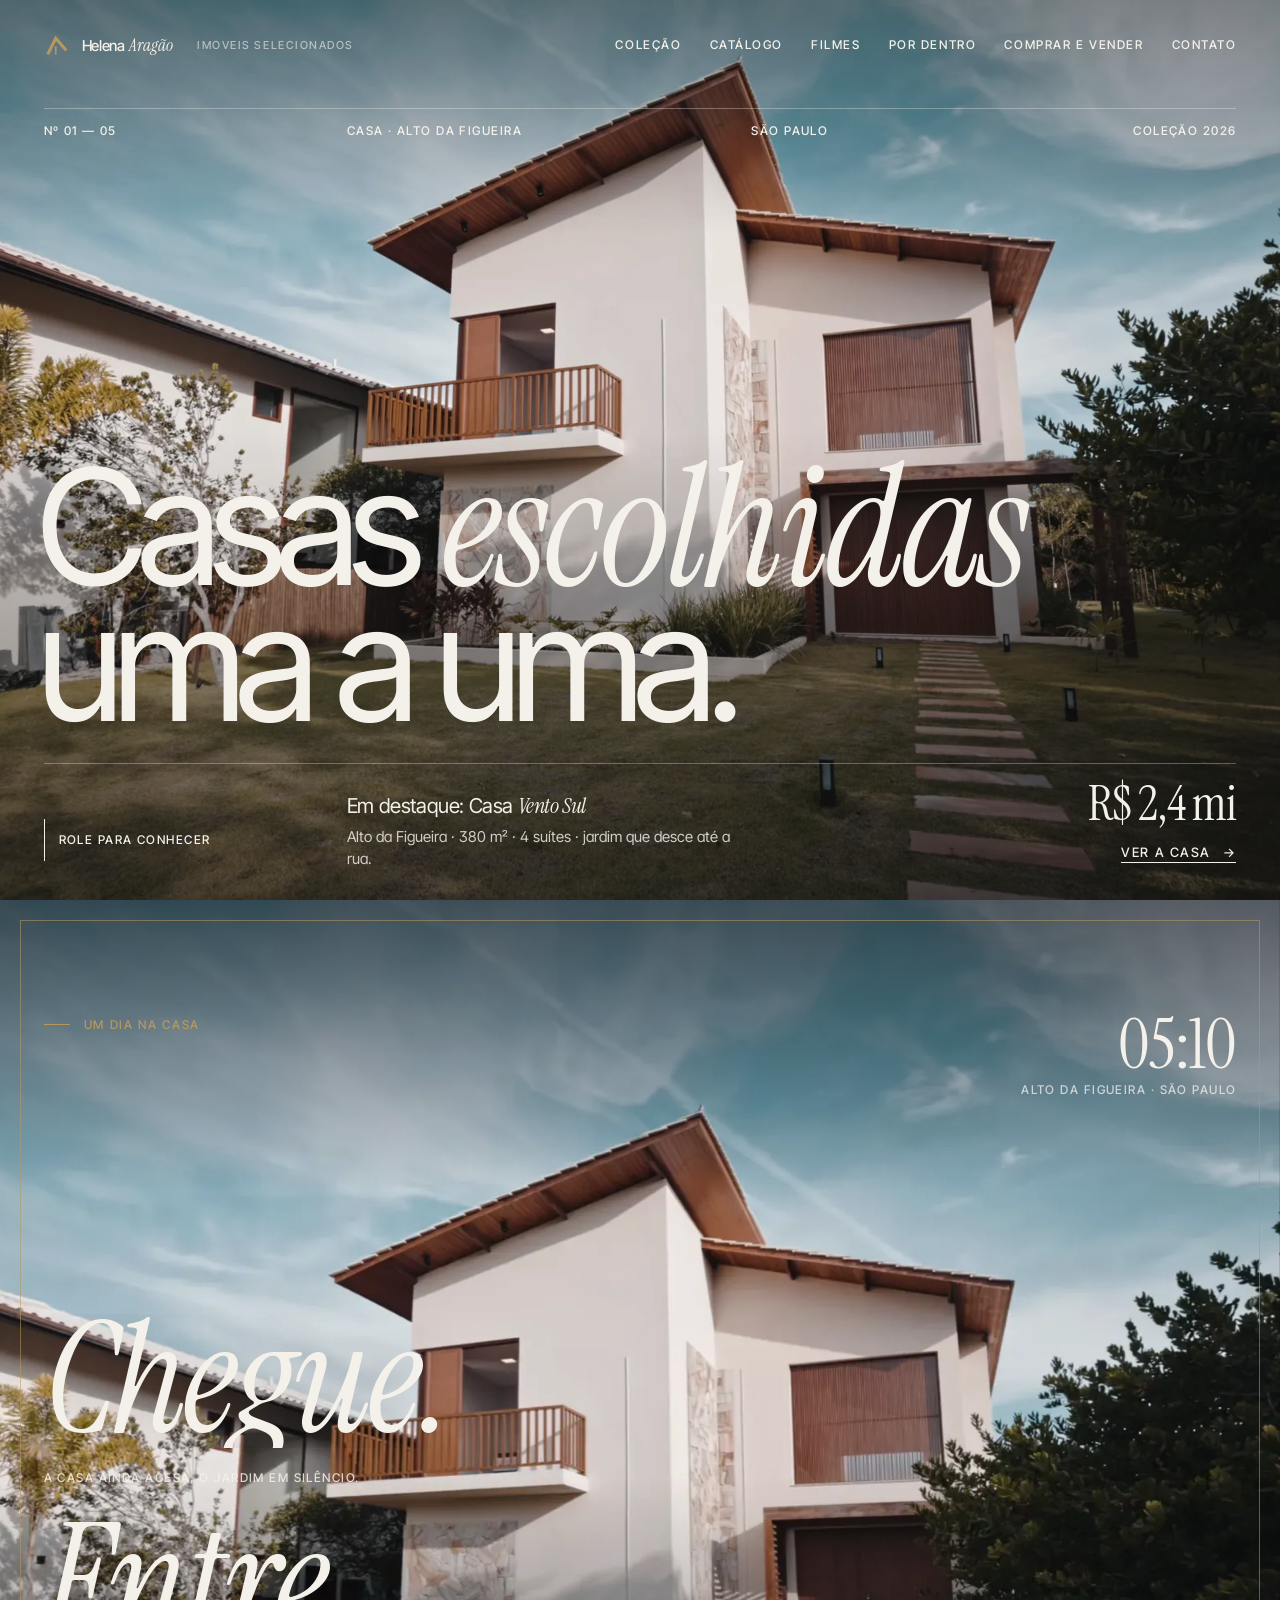
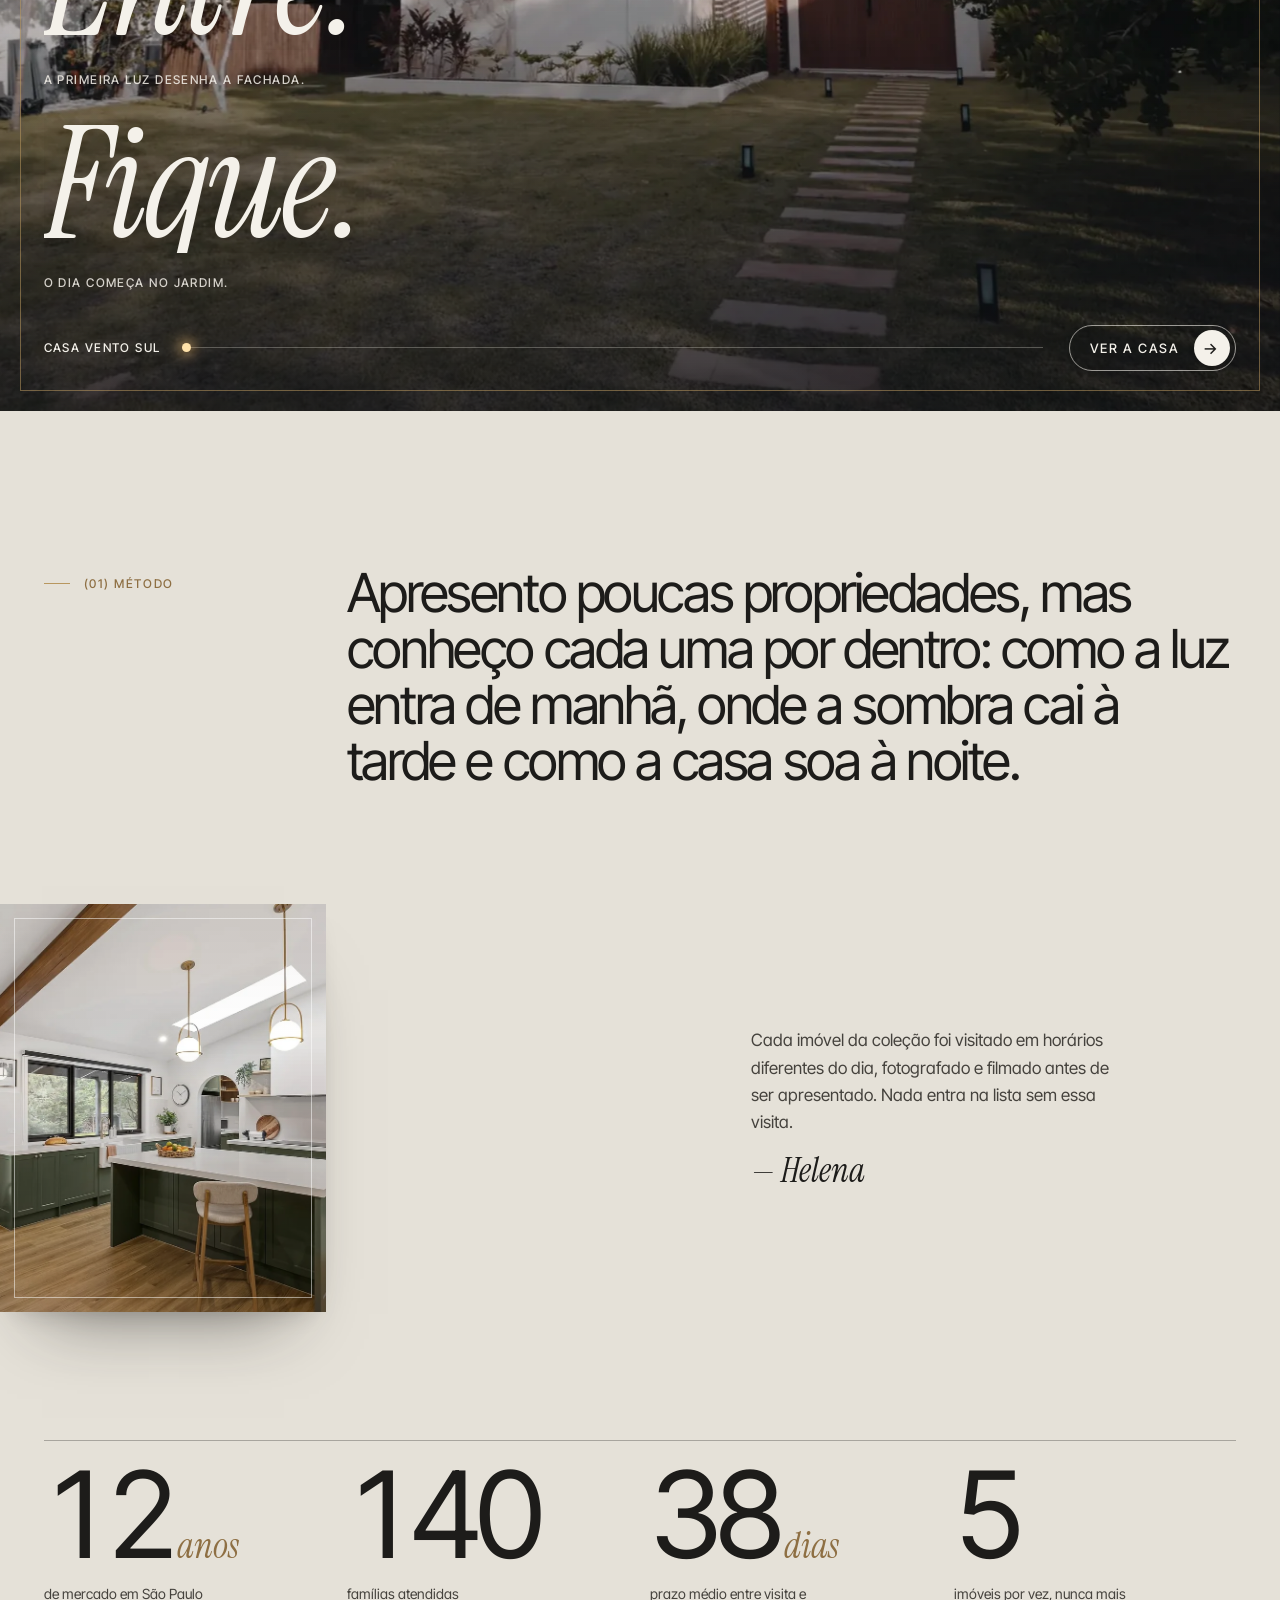
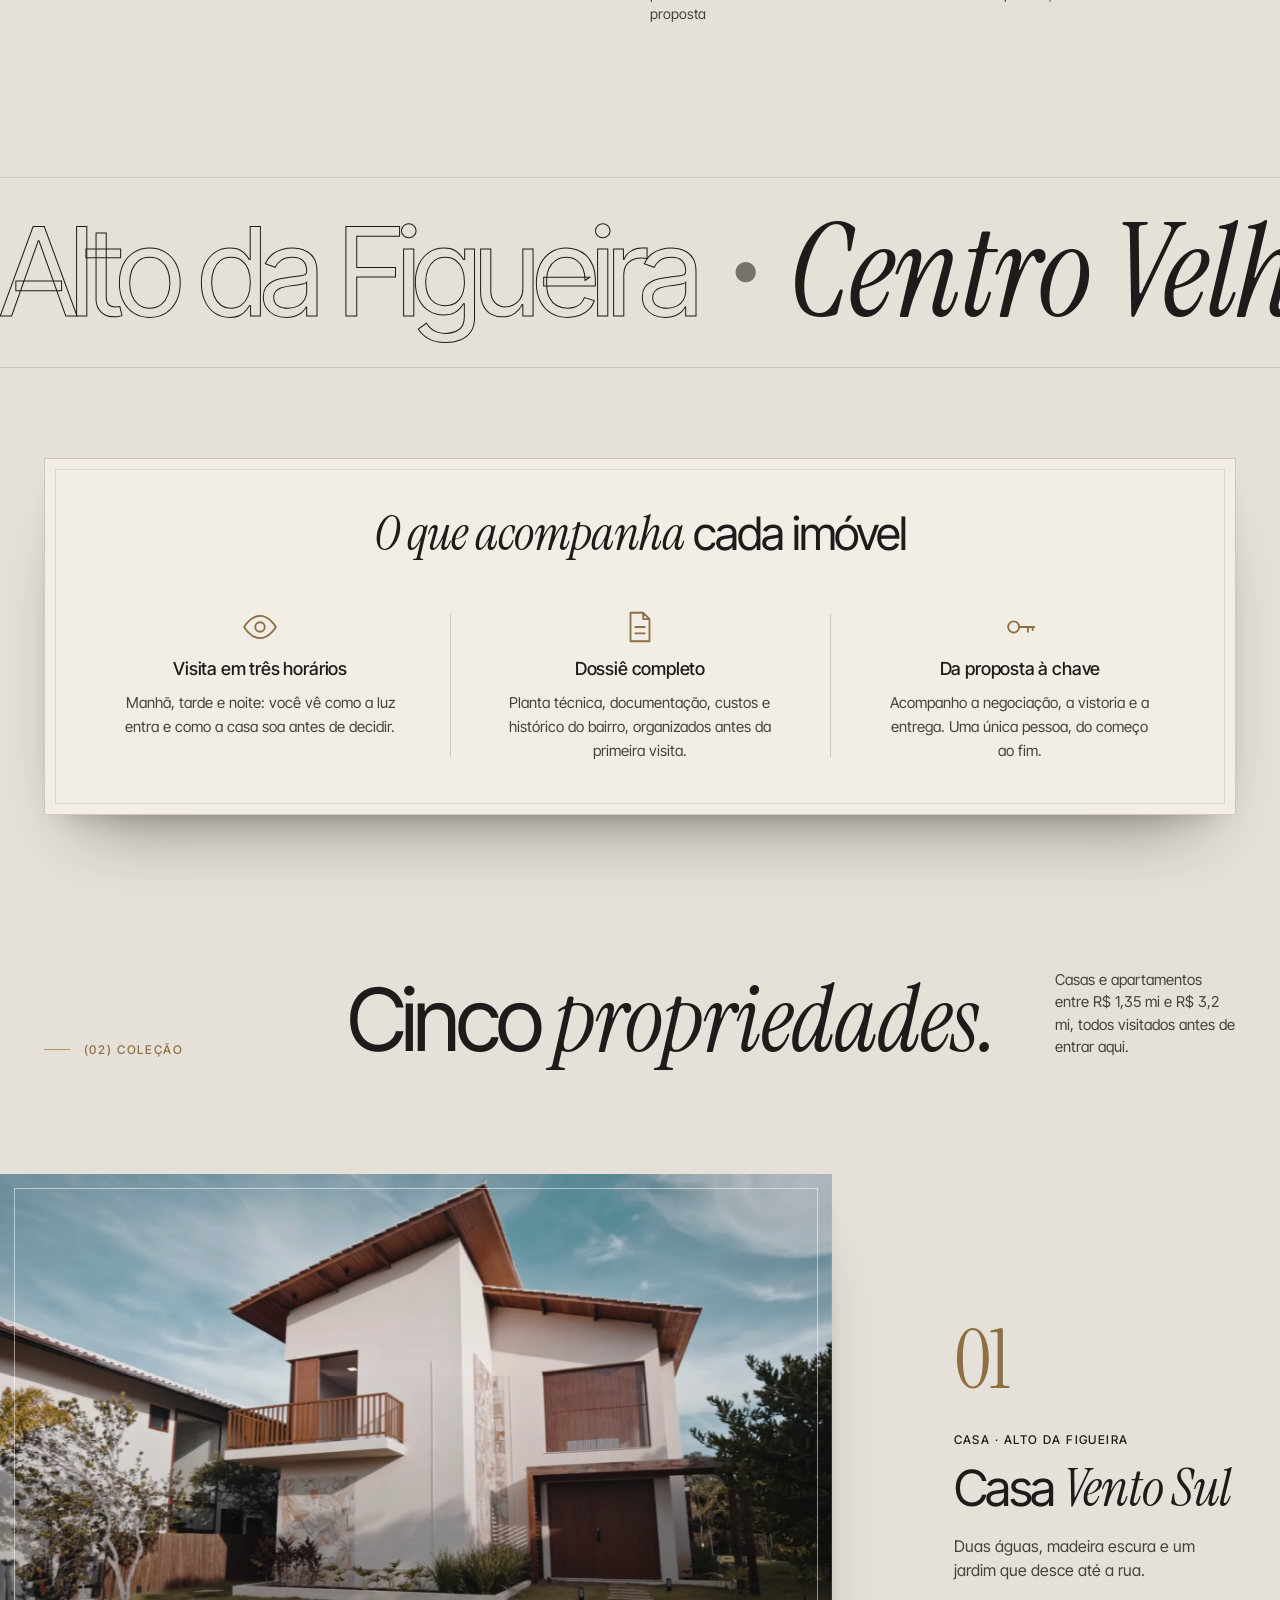
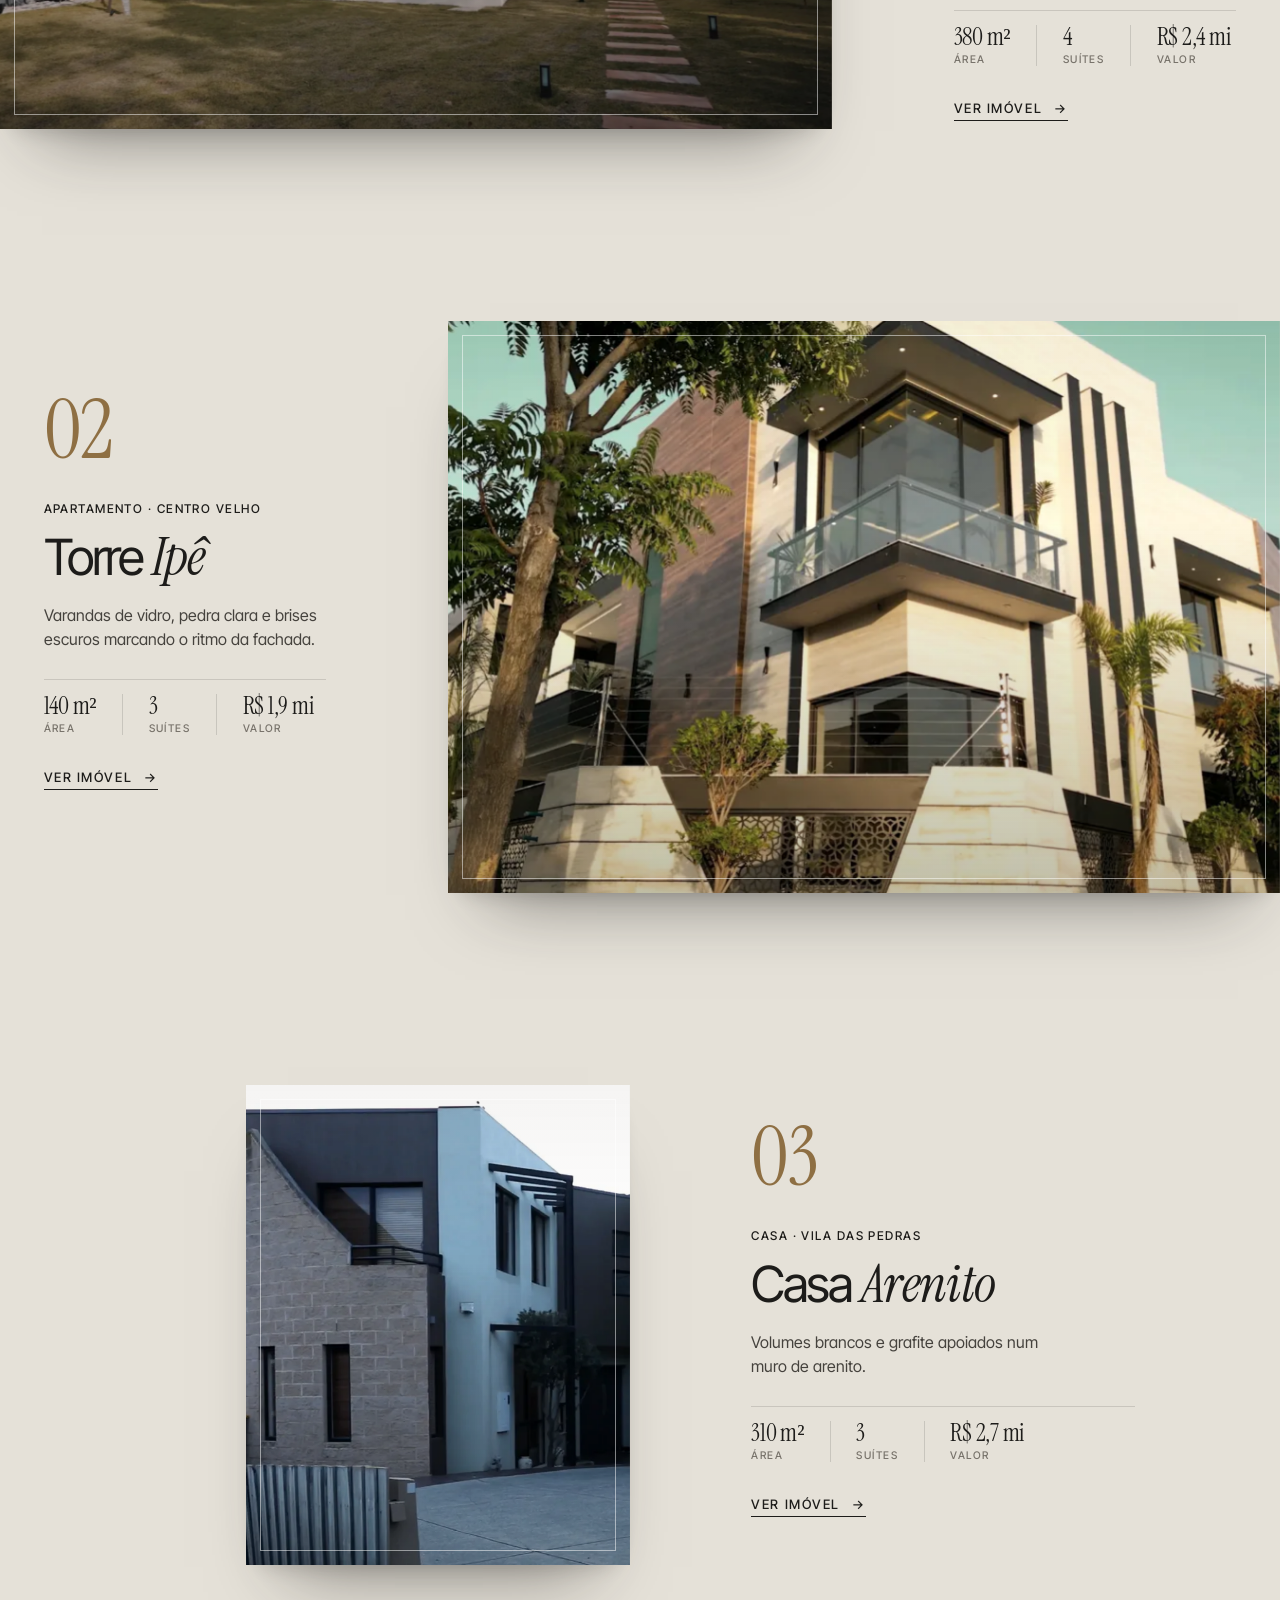
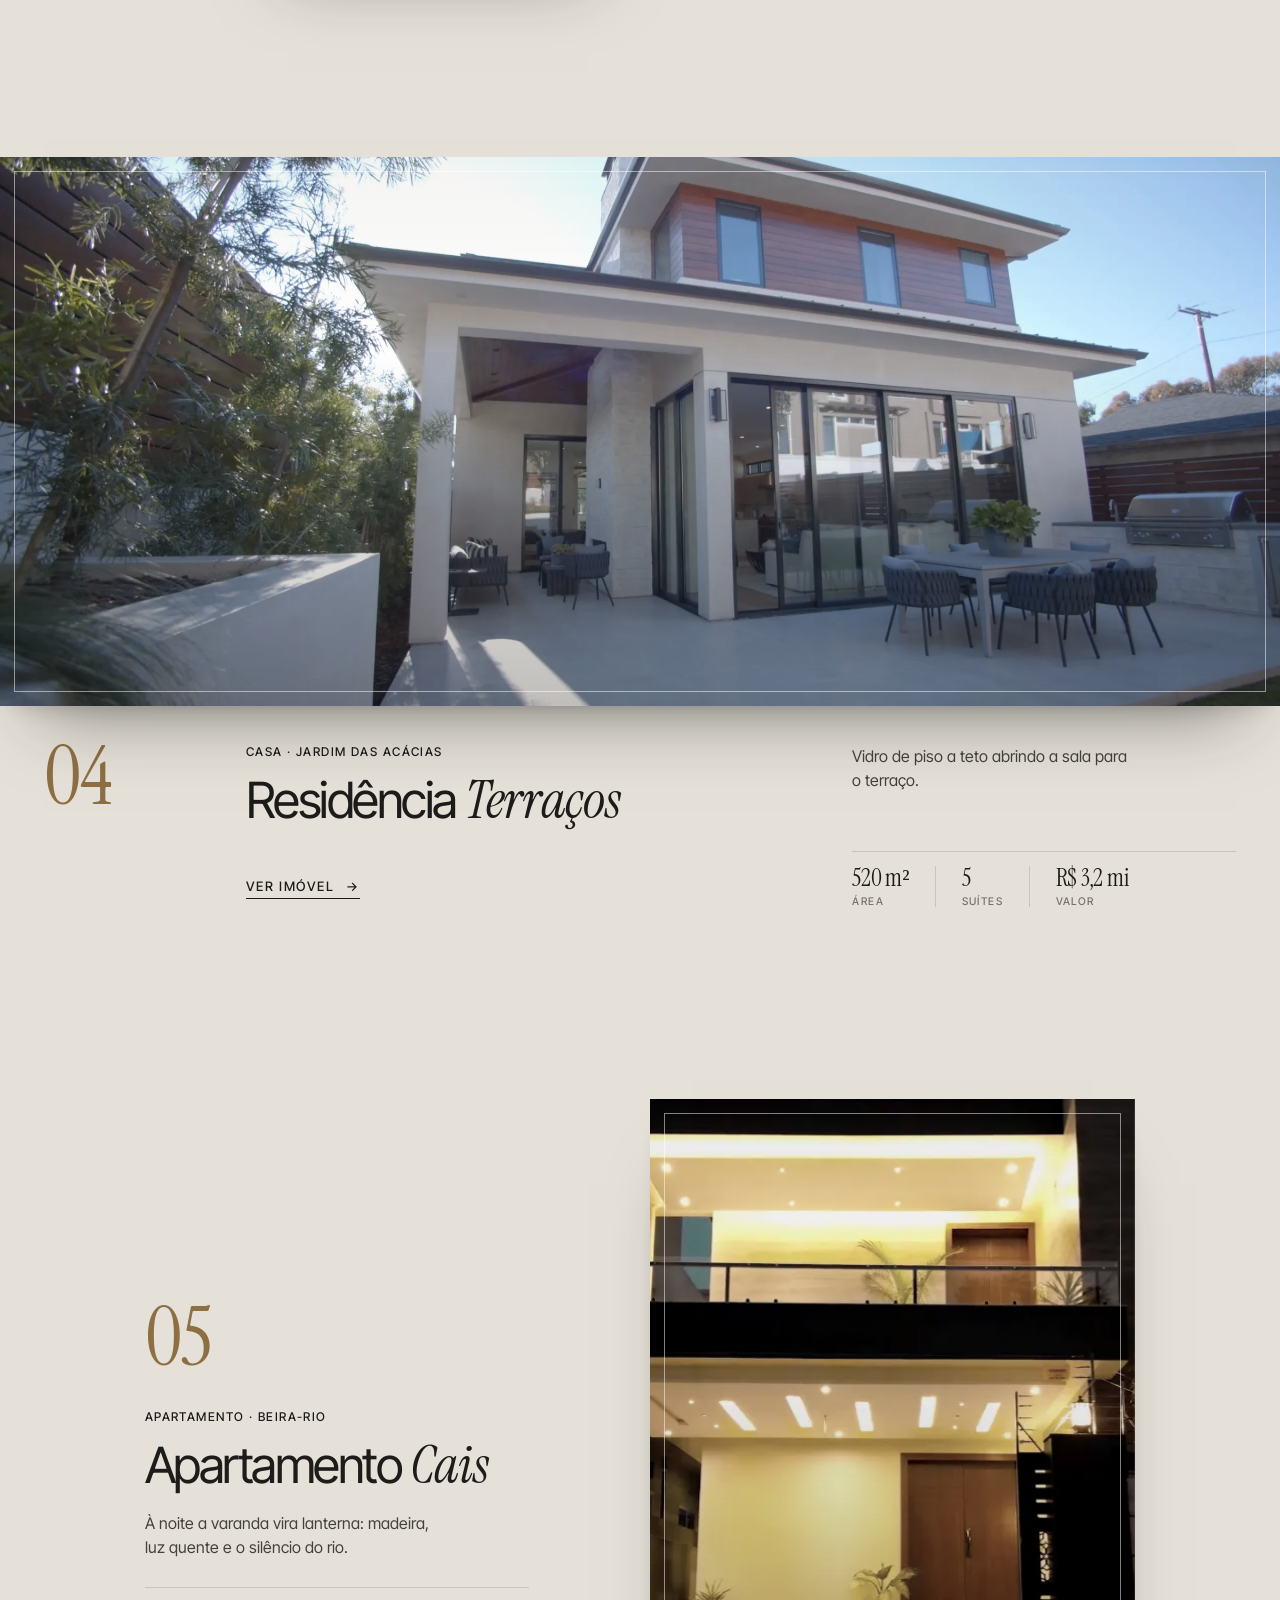
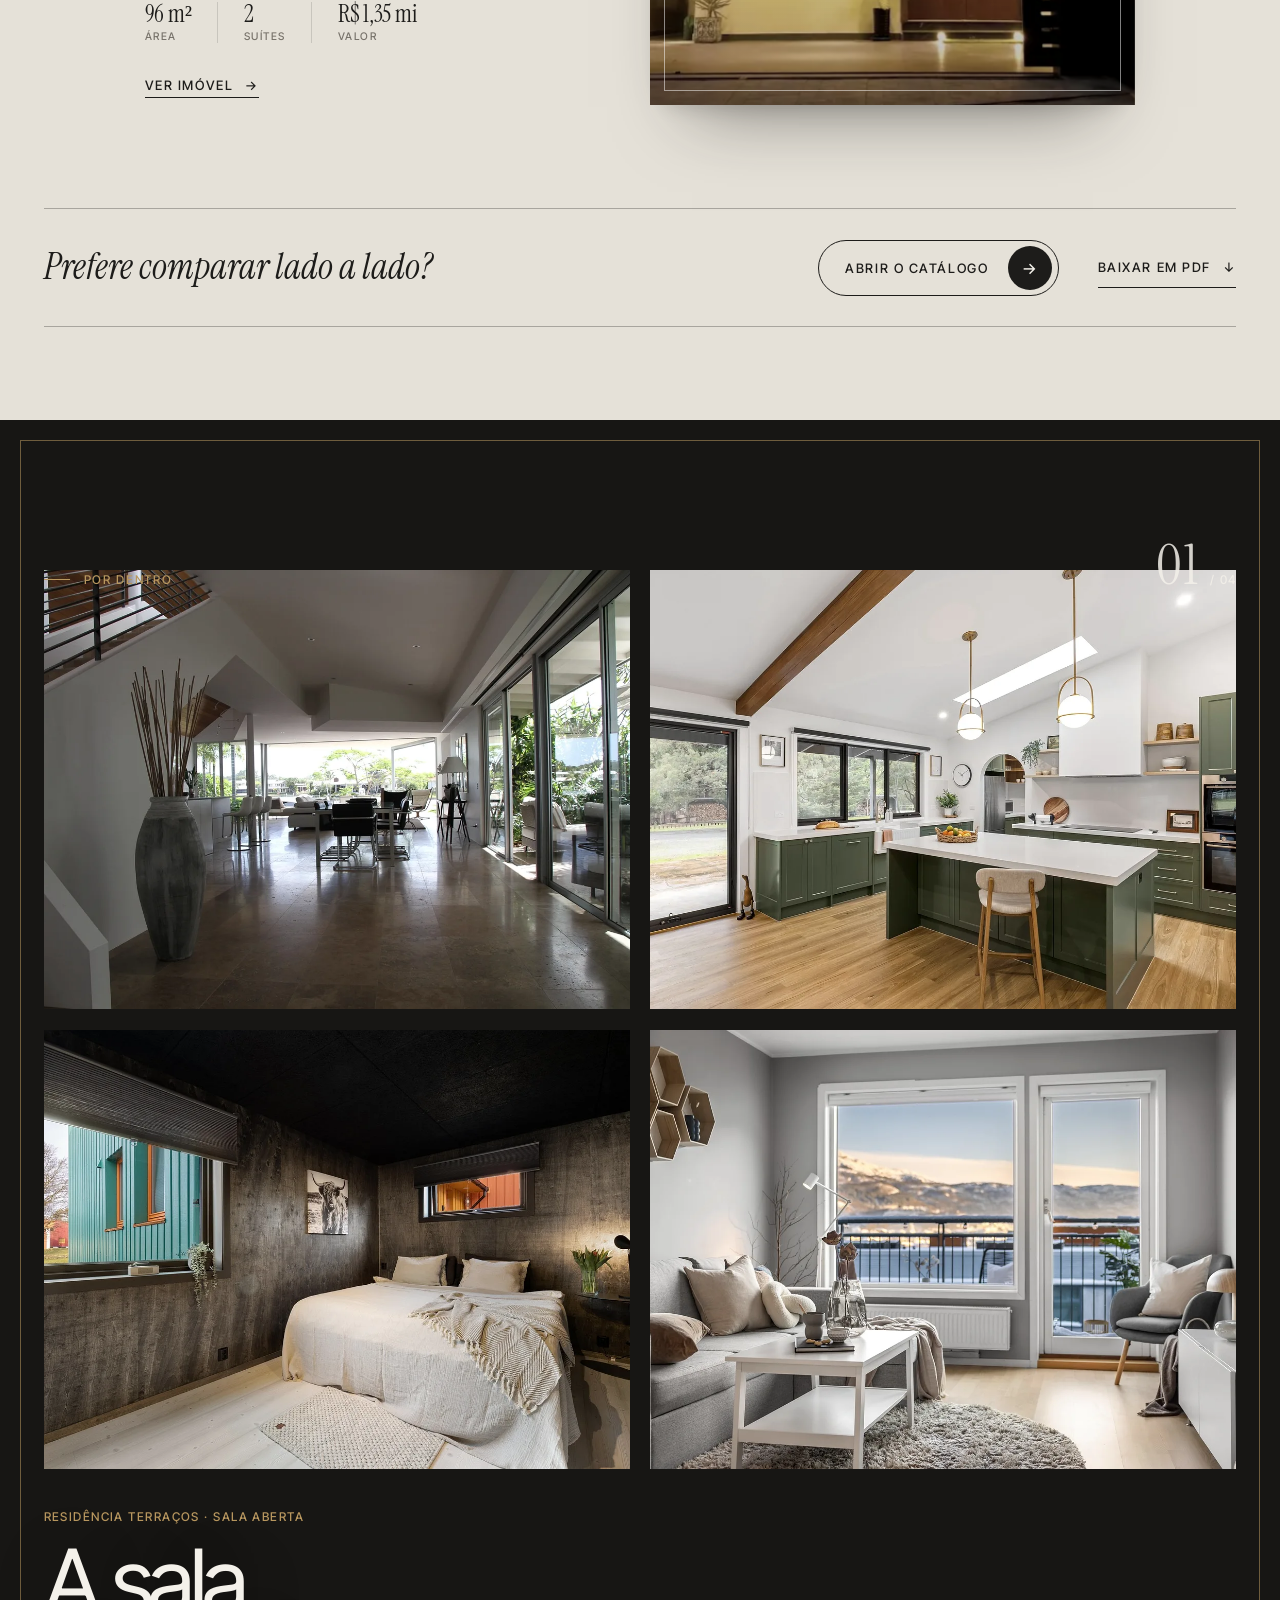
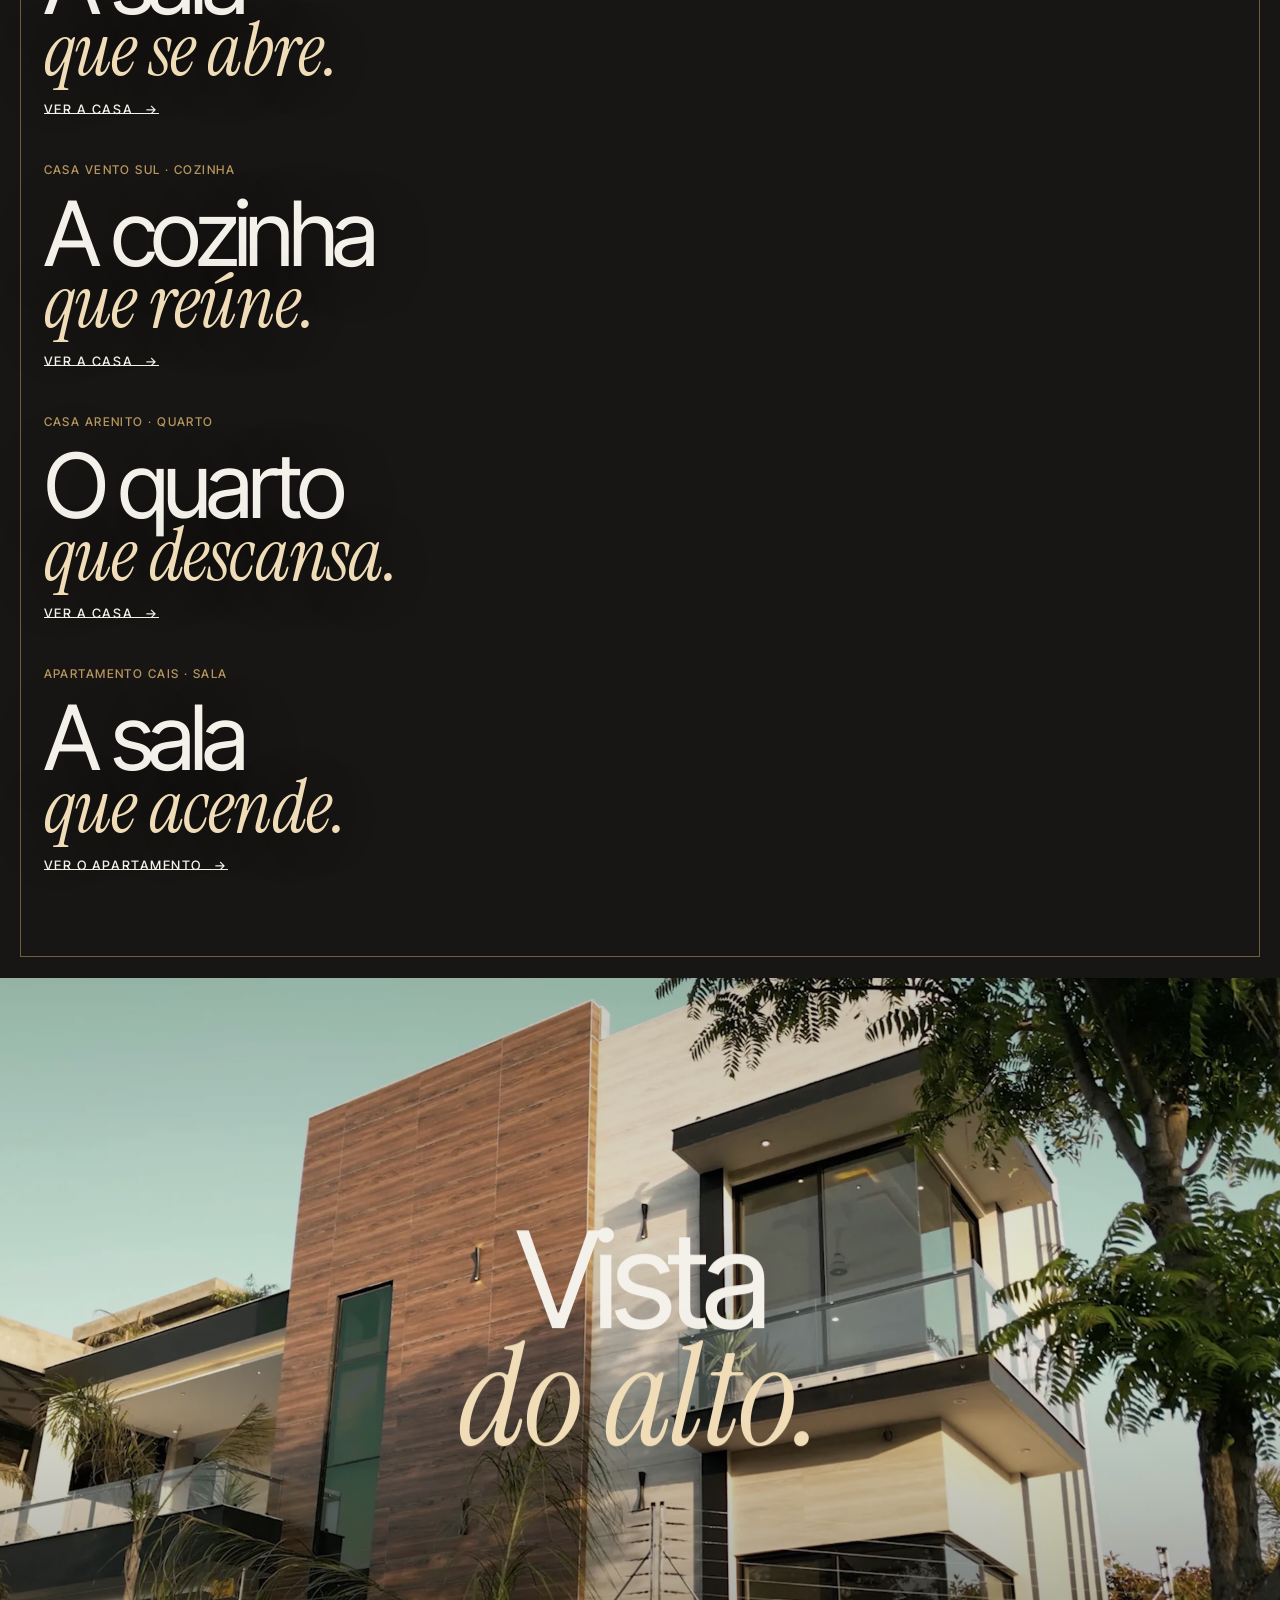
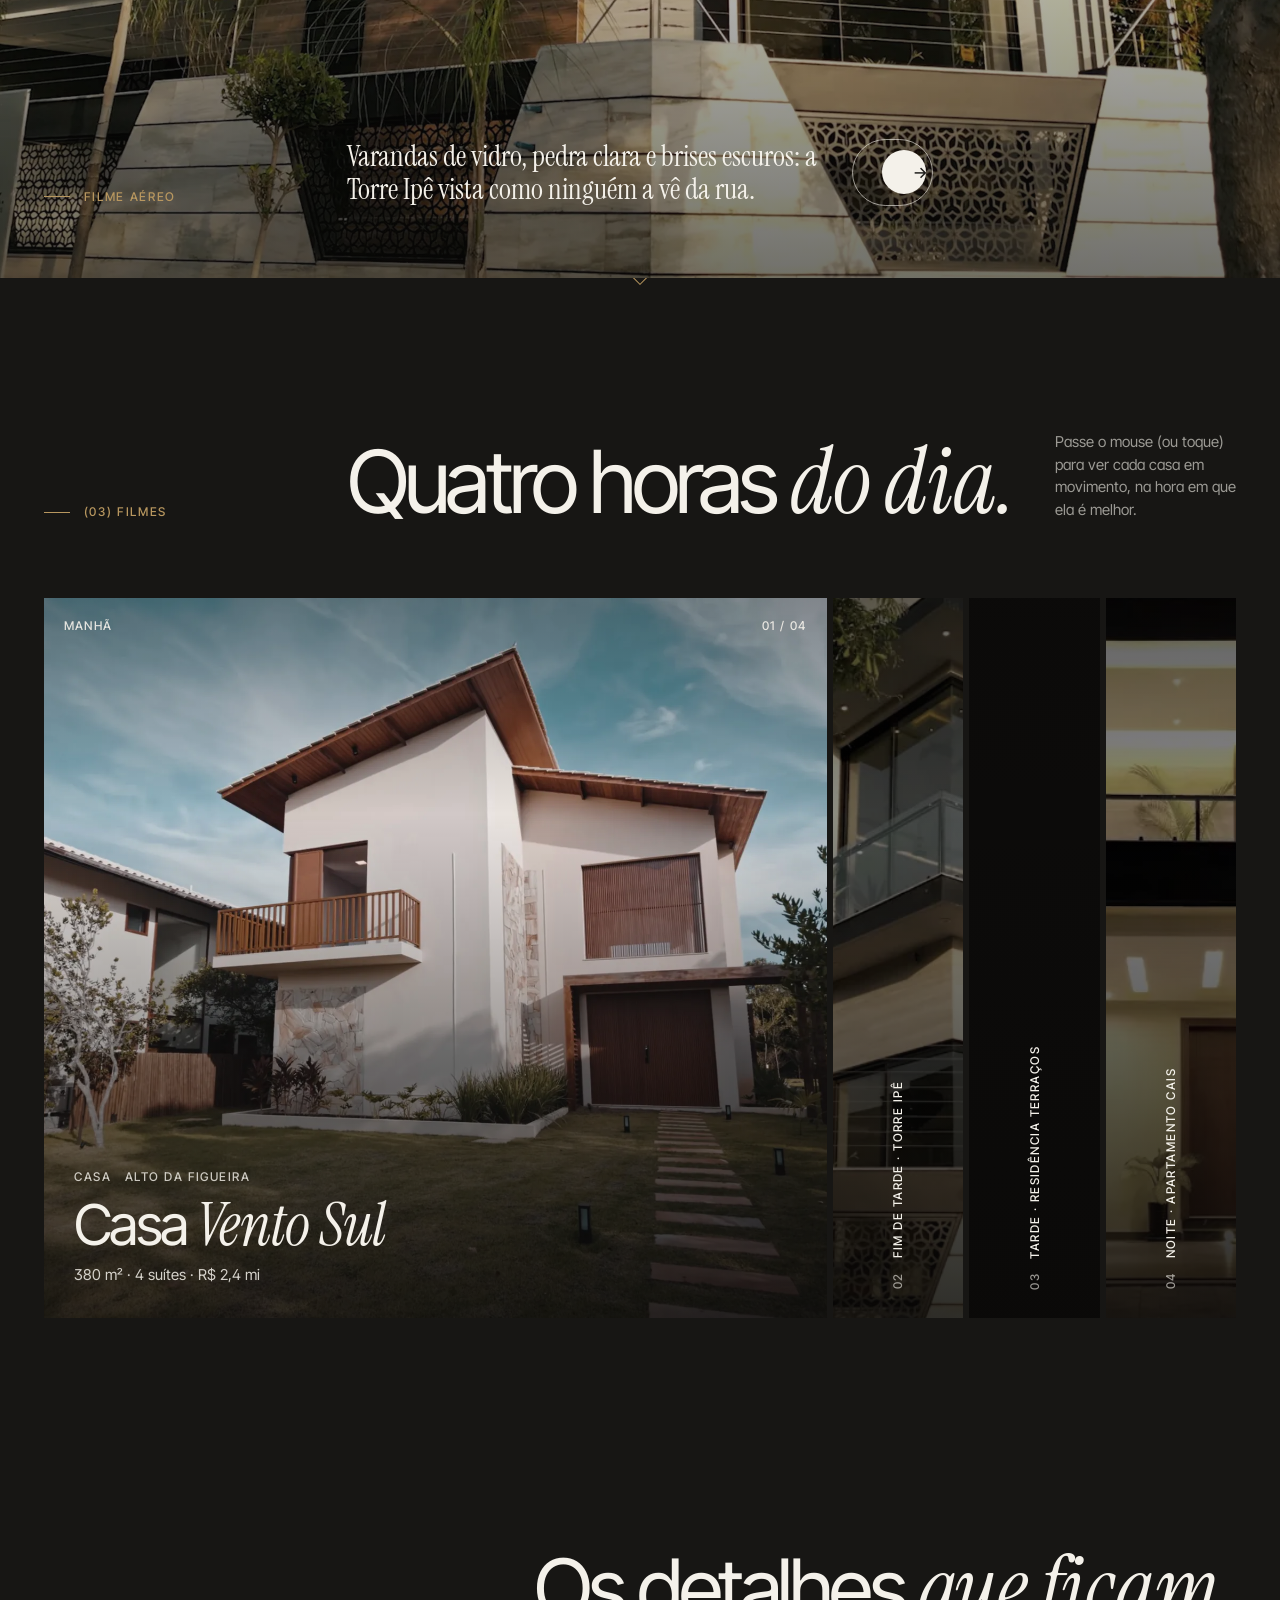
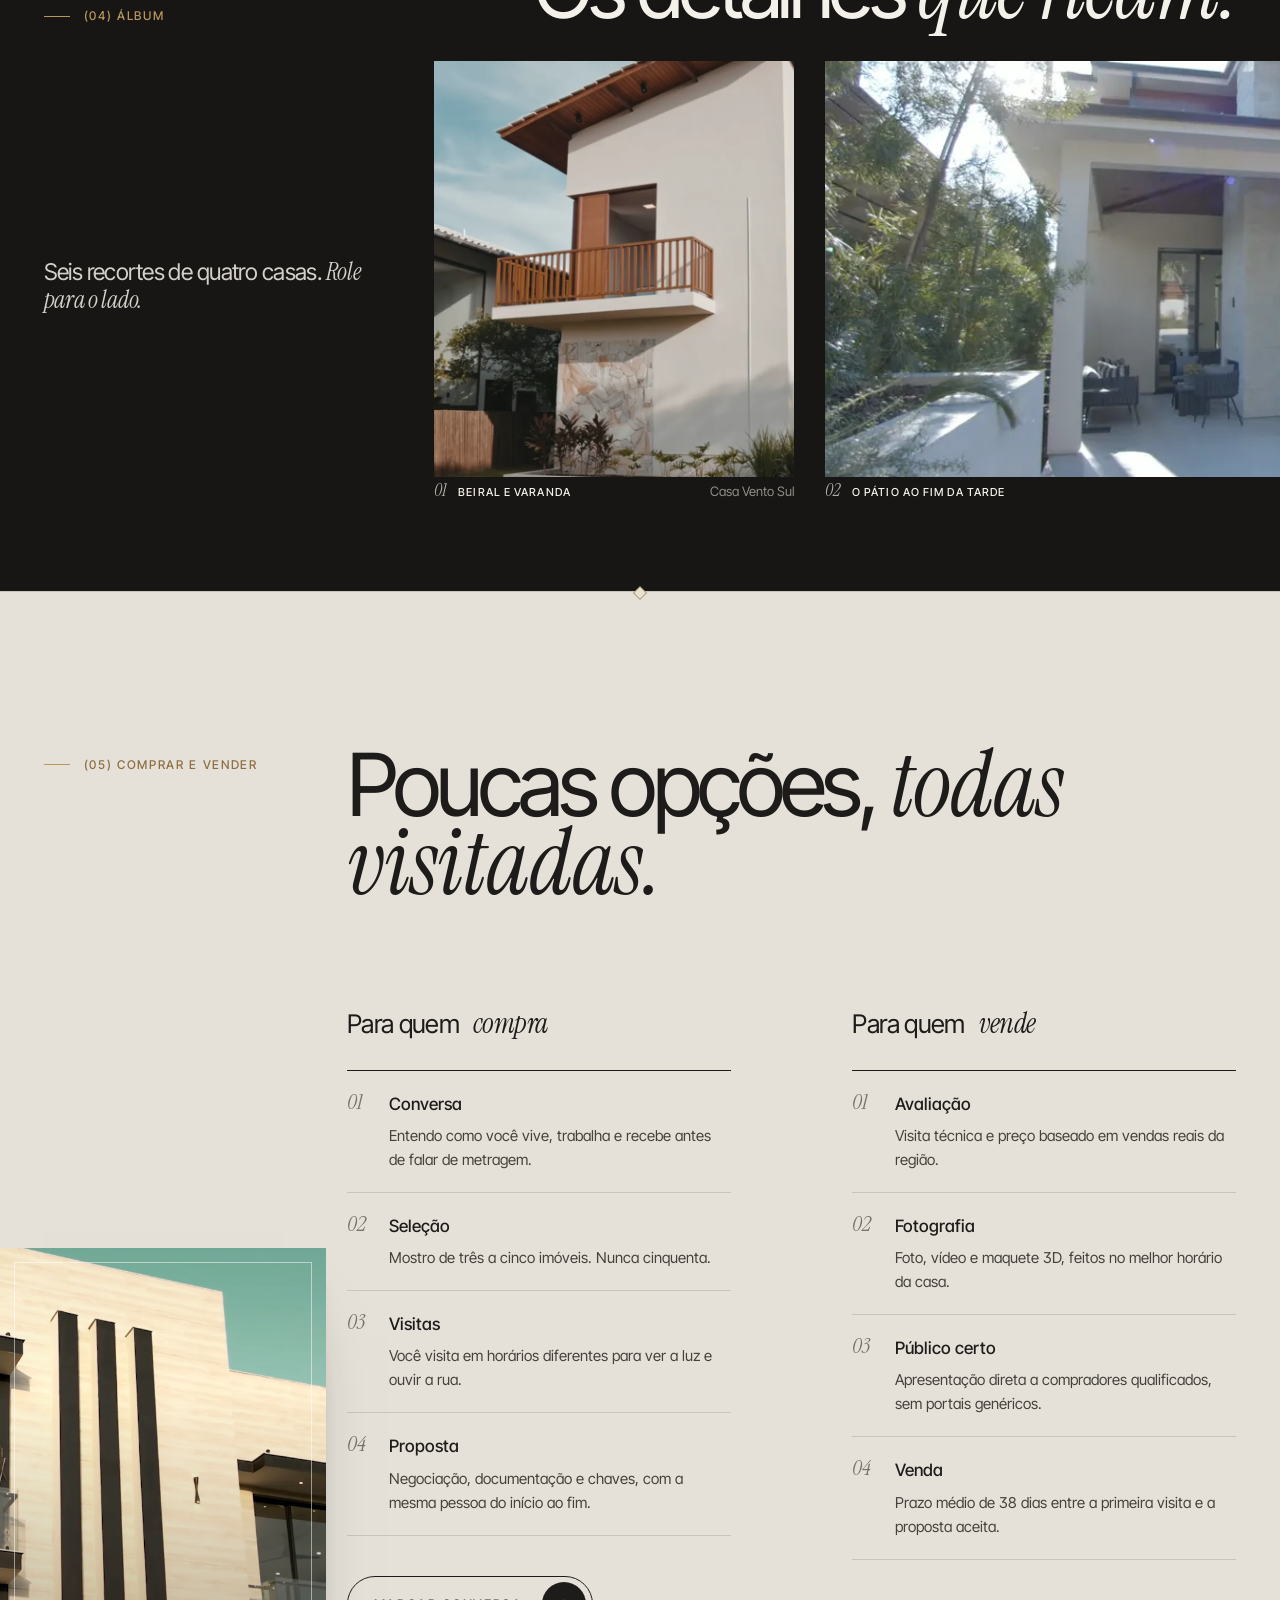
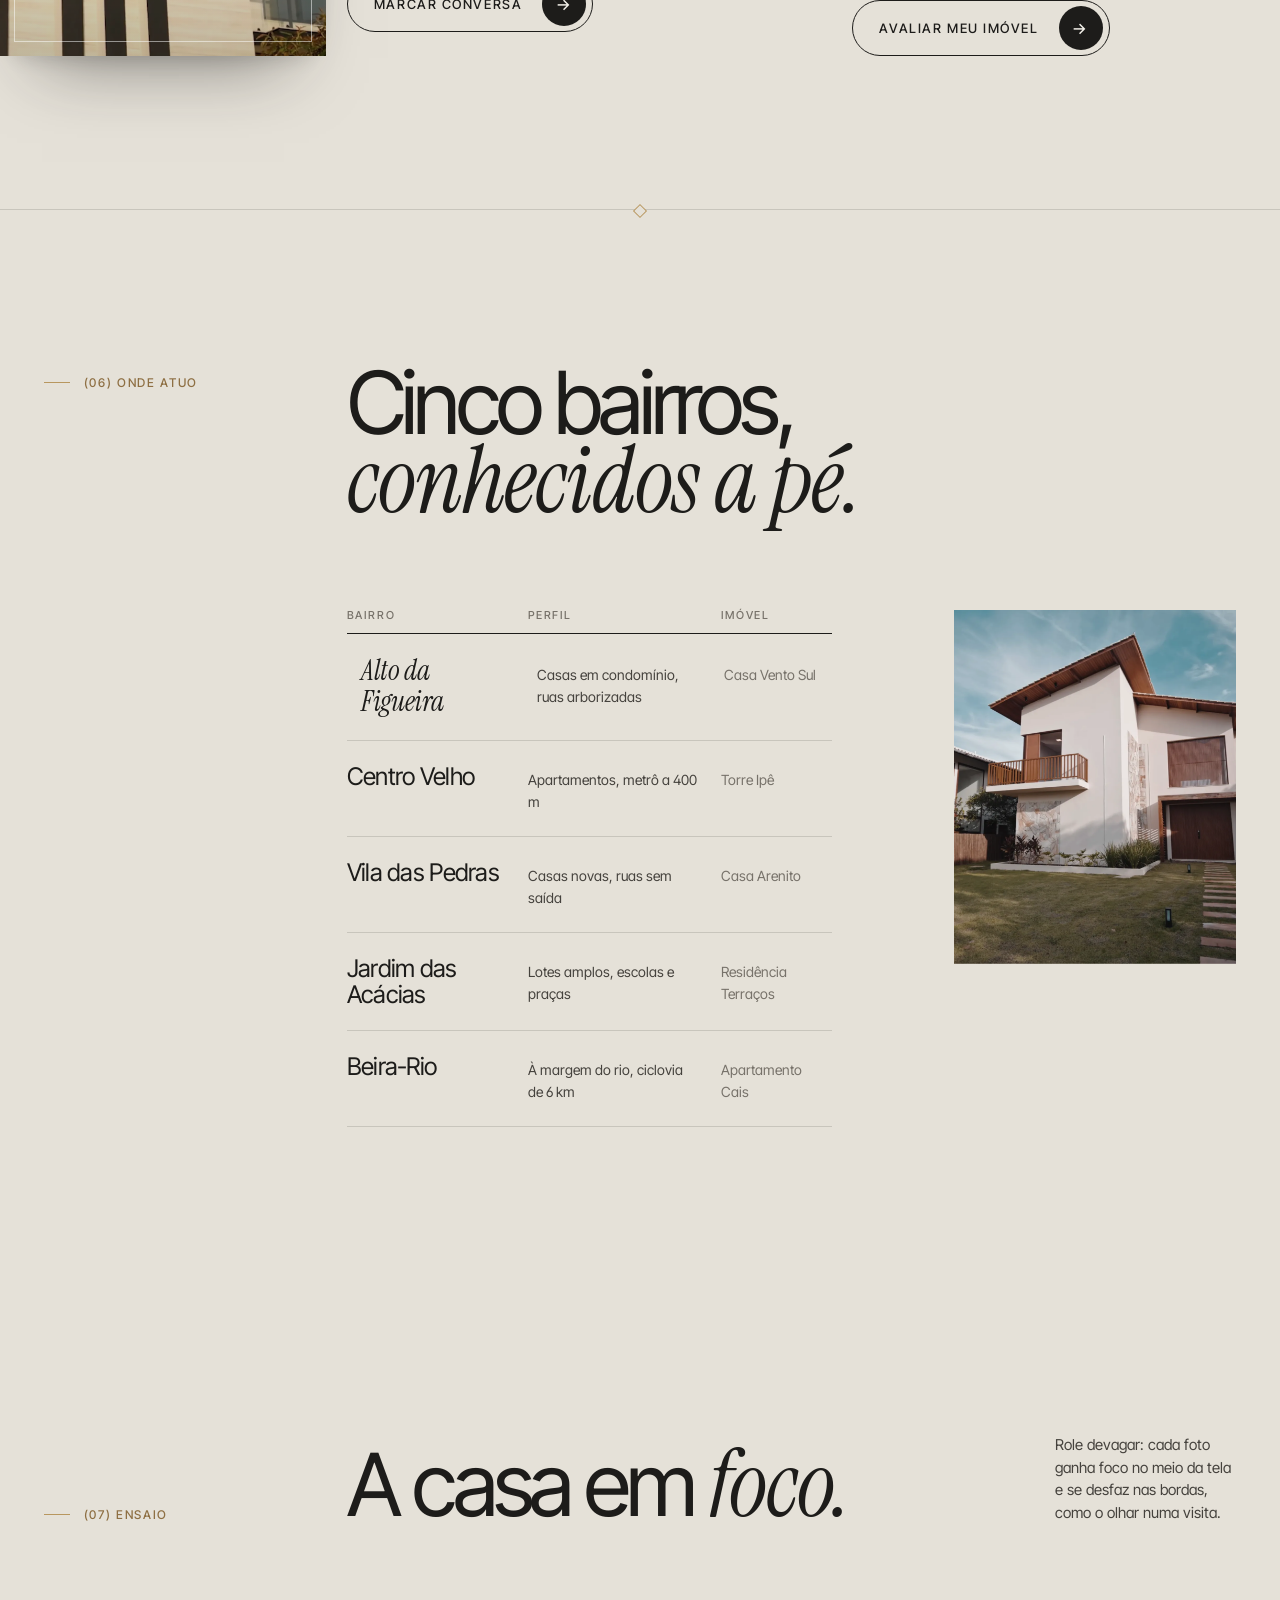
<file: index.html>
<!doctype html>
<html lang="pt-BR">
<head>
<meta charset="utf-8">
<meta name="viewport" content="width=device-width,initial-scale=1,viewport-fit=cover">
<title>Helena Aragão · Imóveis selecionados em São Paulo</title>
<meta name="description" content="Cinco casas e apartamentos escolhidos um a um, visitados de manhã, à tarde e à noite antes de serem apresentados.">
<meta name="theme-color" content="#E5E1D8">
<script>
(function(){var d=document.documentElement,c=navigator.connection||{};d.classList.add('js');
var w=c.saveData||/2g$/.test(c.effectiveType||'')||(navigator.deviceMemory&&navigator.deviceMemory<=2)||(navigator.hardwareConcurrency&&navigator.hardwareConcurrency<=2);if(w)d.classList.add('weak');
if((matchMedia('(prefers-reduced-motion: reduce)').matches)||c.saveData||/2g$/.test(c.effectiveType||'')||(navigator.deviceMemory&&navigator.deviceMemory<=2)||(navigator.hardwareConcurrency&&navigator.hardwareConcurrency<=2))d.classList.add('lite');
if(matchMedia('(hover:hover) and (pointer:fine)').matches)d.classList.add('fine');
if(!d.classList.contains('lite'))d.classList.add('px-on');
try{if(!d.classList.contains('lite')&&!sessionStorage.getItem('ha-intro'))d.classList.add('intro');}catch(e){}})();
</script>
<link rel="preload" as="image" href="assets/foto/vento-3.webp" imagesrcset="assets/foto/vento-3-s.webp 1200w, assets/foto/vento-3.webp 2400w" imagesizes="100vw">
<link rel="icon" href="assets/logo/favicon.ico" sizes="48x48">
<link rel="icon" href="assets/logo/favicon.svg" type="image/svg+xml">
<link rel="apple-touch-icon" href="assets/logo/apple-touch-icon.png">
<link rel="manifest" href="assets/logo/site.webmanifest">
<link rel="preconnect" href="https://fonts.googleapis.com"><link rel="preconnect" href="https://fonts.gstatic.com" crossorigin>
<link href="https://fonts.googleapis.com/css2?family=Inter+Tight:wght@400;500&family=Instrument+Serif:ital@0;1&display=swap" rel="stylesheet">
<link rel="stylesheet" href="css/style.css">
<script src="js/data.js" defer></script>
<script src="js/catalogo.js" defer></script>
<script src="vendor/lenis.min.js" defer></script>
<script src="js/main.js" defer></script>
<script src="js/blinds.js" defer></script>
<script src="js/pblur.js" defer></script>
<script src="js/extras.js" defer></script>
</head>
<body data-page="home">
<div class="veil" aria-hidden="true"><svg class="mk mk-veil" viewBox="0 0 256 256" aria-hidden="true" focusable="false"><path fill="currentColor" fill-rule="evenodd" d="M231.34 171.18 112.63 34.20 22.58 214.29 36.00 221.00 52.77 221.00 119.37 87.80 208.66 190.82ZM108.00 141.00 108.00 221.00 124.00 221.00 124.00 141.00Z"/></svg><b>Helena <em>Aragão</em></b></div>
<div class="grain" aria-hidden="true"></div>

<!-- TELA DE ENTRADA -->
<div class="intro-screen" id="intro" aria-hidden="true">
  <div class="intro-in">
    <svg class="mk mk-big" viewBox="0 0 256 256" aria-hidden="true" focusable="false"><path fill="currentColor" fill-rule="evenodd" d="M231.34 171.18 112.63 34.20 22.58 214.29 36.00 221.00 52.77 221.00 119.37 87.80 208.66 190.82ZM108.00 141.00 108.00 221.00 124.00 221.00 124.00 141.00Z"/></svg><p class="intro-mark"><span>Helena</span> <em>Aragão</em></p>
    <p class="intro-sub lbl">Imóveis selecionados · São Paulo</p>
  </div>
  <p class="intro-n"><b id="intro-n">000</b></p>
  <div class="intro-line"><i id="intro-line"></i></div>
</div>

<header class="nav" id="nav">
  <a class="logo" href="index.html" aria-label="Helena Aragão, início"><svg class="mk" viewBox="0 0 256 256" aria-hidden="true" focusable="false"><path fill="currentColor" fill-rule="evenodd" d="M231.34 171.18 112.63 34.20 22.58 214.29 36.00 221.00 52.77 221.00 119.37 87.80 208.66 190.82ZM108.00 141.00 108.00 221.00 124.00 221.00 124.00 141.00Z"/></svg><b>Helena <em>Aragão</em></b><span class="logo-sub">Imóveis selecionados</span></a>
  <p class="nav-ch" id="nav-ch" aria-hidden="true"><span id="nav-n">01</span><b id="nav-t">Método</b></p>
  <nav class="nav-links" aria-label="Principal">
    <a href="#colecao"><span data-t="Coleção">Coleção</span></a><a href="catalogo.html"><span data-t="Catálogo">Catálogo</span></a><a href="#filmes"><span data-t="Filmes">Filmes</span></a><a href="#por-dentro"><span data-t="Por dentro">Por dentro</span></a><a href="#servicos"><span data-t="Comprar e vender">Comprar e vender</span></a><a href="#contato"><span data-t="Contato">Contato</span></a>
  </nav>
  <button class="menu-btn" id="menu-btn" type="button" aria-expanded="false" aria-controls="menu"><span class="mb-t"><span>Menu</span><span>Fechar</span></span><span class="mb-i" aria-hidden="true"><i></i><i></i></span></button>
</header>
<div class="menu" id="menu" inert>
  <nav class="menu-l" aria-label="Menu">
    <a href="#colecao" style="--i:0"><i>01</i><span>Coleção</span></a><a href="catalogo.html" style="--i:1"><i>02</i><span>Catálogo</span></a><a href="#filmes" style="--i:2"><i>03</i><span>Filmes</span></a><a href="#por-dentro" style="--i:3"><i>04</i><span>Por <em>dentro</em></span></a><a href="#servicos" style="--i:4"><i>05</i><span>Comprar e vender</span></a><a href="#sobre" style="--i:5"><i>06</i><span>Sobre</span></a><a href="#contato" style="--i:6"><i>07</i><span>Contato</span></a>
  </nav>
  <div class="menu-fig">
    <img src="assets/foto/vento-3-s.webp" alt="" loading="lazy" decoding="async">
    <div><p>São Paulo · Atendimento com hora marcada, de segunda a sábado.</p><a href="https://wa.me/5500000000000" rel="noopener">WhatsApp →</a></div>
  </div>
</div>

<div class="cursor" id="cursor" aria-hidden="true"><span>Ver</span></div>

<main>
<!-- ABERTURA -->
<section class="hero" id="topo">
  <div class="hero-frame" id="hero-frame">
    <img src="assets/foto/vento-3.webp" srcset="assets/foto/vento-3-s.webp 1200w, assets/foto/vento-3.webp 2400w" sizes="100vw" alt="Casa Vento Sul: fachada branca com beiral de madeira e jardim" width="2400" height="1350" fetchpriority="high">
    <video class="hero-vid" id="hero-vid" muted loop playsinline preload="none" aria-hidden="true" tabindex="-1" data-src="assets/video/casa.mp4" data-s="assets/video/casa-s.mp4"></video>
  </div>
  <div class="hero-in wrap">
    <div class="hero-top cap">
      <span style="--k:0">Nº 01 — 05</span>
      <span style="--k:1">Casa · Alto da Figueira</span>
      <span style="--k:2">São Paulo</span>
      <span style="--k:3">Coleção 2026</span>
    </div>
    <h1 class="hero-h" id="h1">Casas <span class="it">escolhidas</span><br>uma a uma.</h1>
    <div class="hero-foot">
      <a class="hero-down cap" href="#metodo" style="--k:0"><i aria-hidden="true"></i>Role para conhecer</a>
      <p class="hero-feat" style="--k:1"><b>Em destaque: Casa <em>Vento Sul</em></b><span>Alto da Figueira · 380 m² · 4 suítes · jardim que desce até a rua.</span></p>
      <div class="hero-price" style="--k:2"><b>R$ 2,4 mi</b><a class="ln" href="imovel.html?p=casa-vento-sul">Ver a casa <i aria-hidden="true">→</i></a></div>
    </div>
  </div>
</section>

<!-- AMANHECER: a rolagem leva a Casa Vento Sul da noite ao dia (três fotos tratadas, só opacidade e transform) -->
<section class="dawn" id="amanhecer" data-hud="Amanhecer" aria-label="O amanhecer na Casa Vento Sul">
  <div class="dawn-pin">
    <div class="dw-st" id="dw-st">
      <img class="dw dw-d" src="assets/foto/amanhecer-dia-s.webp" srcset="assets/foto/amanhecer-dia-s.webp 1200w, assets/foto/amanhecer-dia.webp 2400w" sizes="100vw" alt="" loading="lazy" decoding="async">
      <img class="dw dw-a" src="assets/foto/amanhecer-aurora-s.webp" srcset="assets/foto/amanhecer-aurora-s.webp 1200w, assets/foto/amanhecer-aurora.webp 2400w" sizes="100vw" alt="" loading="lazy" decoding="async">
      <img class="dw dw-n" src="assets/foto/amanhecer-noite-s.webp" srcset="assets/foto/amanhecer-noite-s.webp 1200w, assets/foto/amanhecer-noite.webp 2400w" sizes="100vw" alt="" loading="lazy" decoding="async">
      <div class="dw-stars" aria-hidden="true"></div>
      <div class="dw-sun" aria-hidden="true"></div>
      <div class="dw-beam" aria-hidden="true"></div>
    </div>
    <div class="dw-shade" aria-hidden="true"></div>
    <div class="dw-frame" aria-hidden="true"></div>
    <div class="dw-top">
      <p class="lbl">Um dia na casa</p>
      <p class="dw-clock"><b id="dw-h">05:10</b><span class="cap">Alto da Figueira · São Paulo</span></p>
    </div>
    <div class="dw-ph">
      <p class="dw-w" data-w="0.03,0.34"><span class="dw-l"><span class="it">Chegue.</span></span><small class="cap">A casa ainda acesa, o jardim em silêncio.</small></p>
      <p class="dw-w" data-w="0.36,0.66"><span class="dw-l"><span class="it">Entre.</span></span><small class="cap">A primeira luz desenha a fachada.</small></p>
      <p class="dw-w" data-w="0.68,1.01"><span class="dw-l"><span class="it">Fique.</span></span><small class="cap">O dia começa no jardim.</small></p>
    </div>
    <div class="dw-foot">
      <span class="cap">Casa Vento Sul</span>
      <div class="dw-bar" aria-hidden="true"><i id="dw-bar"></i><em id="dw-dot"></em></div>
      <a class="btn btn-l btn-s" href="imovel.html?p=casa-vento-sul">Ver a casa <i aria-hidden="true">→</i></a>
    </div>
  </div>
</section>

<!-- MÉTODO -->
<section class="sec intro" id="metodo" data-hud="Método">
  <div class="wrap g">
    <p class="lbl">(01) Método</p>
    <p class="statement" id="mf">Apresento poucas propriedades, mas conheço cada uma por dentro: como a luz entra de manhã, onde a sombra cai à tarde e como a casa soa à noite.</p>
    <figure class="intro-fig fr rimg"><img src="assets/foto/vento-cozinha.webp" alt="Cozinha da Casa Vento Sul com viga de madeira e luz natural" loading="lazy" decoding="async"></figure>
    <p class="intro-side rv">Cada imóvel da coleção foi visitado em horários diferentes do dia, fotografado e filmado antes de ser apresentado. Nada entra na lista sem essa visita.</p>
    <p class="sign rv">— Helena</p>
    <dl class="nums">
      <div><dt><span data-count="12">12</span><small>anos</small></dt><dd>de mercado em São Paulo</dd></div>
      <div><dt><span data-count="140">140</span></dt><dd>famílias atendidas</dd></div>
      <div><dt><span data-count="38">38</span><small>dias</small></dt><dd>prazo médio entre visita e proposta</dd></div>
      <div><dt><span data-count="5">5</span></dt><dd>imóveis por vez, nunca mais</dd></div>
    </dl>
  </div>
</section>

<!-- FAIXA EM MOVIMENTO -->
<div class="marq" aria-hidden="true"><div class="marq-t" id="marq"><span>Alto da Figueira</span><i>●</i><span class="it">Centro Velho</span><i>●</i><span>Vila das Pedras</span><i>●</i><span class="it">Jardim das Acácias</span><i>●</i><span>Beira-Rio</span><i>●</i></div></div>

<!-- DIFERENCIAIS -->
<section class="pil" id="diferenciais" data-hud="Diferenciais" aria-label="Como a Helena trabalha">
  <div class="wrap">
    <div class="pil-box">
      <p class="pil-t"><span class="it">O que acompanha</span> cada imóvel</p>
      <ul class="pil-l">
        <li class="rv"><svg class="ic" viewBox="0 0 24 24" aria-hidden="true"><path d="M2 12s4-7 10-7 10 7 10 7-4 7-10 7S2 12 2 12z"/><circle cx="12" cy="12" r="3"/></svg><h3>Visita em três horários</h3><p>Manhã, tarde e noite: você vê como a luz entra e como a casa soa antes de decidir.</p></li>
        <li class="rv" style="--d:.1s"><svg class="ic" viewBox="0 0 24 24" aria-hidden="true"><path d="M6 3h8l4 4v14H6zM14 3v4h4M9 12h6M9 16h6"/></svg><h3>Dossiê completo</h3><p>Planta técnica, documentação, custos e histórico do bairro, organizados antes da primeira visita.</p></li>
        <li class="rv" style="--d:.2s"><svg class="ic" viewBox="0 0 24 24" aria-hidden="true"><circle cx="8" cy="12" r="3.5"/><path d="M11.5 12H21M17 12v3M20 12v2"/></svg><h3>Da proposta à chave</h3><p>Acompanho a negociação, a vistoria e a entrega. Uma única pessoa, do começo ao fim.</p></li>
      </ul>
    </div>
  </div>
</section>

<!-- COLEÇÃO -->
<section class="sec col" id="colecao" data-hud="Coleção">
  <div class="wrap">
    <header class="g sec-head">
      <p class="lbl">(02) Coleção</p>
      <h2 class="h2 split">Cinco <span class="it">propriedades.</span></h2>
      <p class="sec-note rv">Casas e apartamentos entre R$ 1,35 mi e R$ 3,2 mi, todos visitados antes de entrar aqui.</p>
    </header>
    <div class="pcs" id="props"></div>
    <div class="col-more rv"><p>Prefere comparar lado a lado?</p><div><a class="btn" href="catalogo.html">Abrir o catálogo <i aria-hidden="true">→</i></a><a class="ln" href="assets/catalogo-helena-aragao.pdf" download>Baixar em PDF <i aria-hidden="true">↓</i></a></div></div>
  </div>
</section>

<!-- POR DENTRO: as fotos se trocam em persianas com a rolagem (adaptado de Codrops, MIT) -->
<section class="bl" id="por-dentro" data-blinds data-hud="Por dentro" data-imgs="terracos-sala,vento-cozinha,pedra-quarto,cais-sala" data-fx="h,grid,v" aria-label="Ambientes das casas">
  <div class="bl-pin">
    <div class="bl-stage"></div>
    <div class="bl-shade" aria-hidden="true"></div>
    <div class="bl-frame" aria-hidden="true"></div>
    <div class="bl-top"><p class="lbl">Por dentro</p><p class="cap bl-n"><b>01</b> / 04</p></div>
    <div class="bl-txts">
      <div class="bl-t"><p class="cap">Residência Terraços · Sala aberta</p><h3 class="bl-h">A sala <span class="it">que se abre.</span></h3><a class="ln" href="imovel.html?p=residencia-terracos">Ver a casa <i aria-hidden="true">→</i></a></div>
      <div class="bl-t"><p class="cap">Casa Vento Sul · Cozinha</p><h3 class="bl-h">A cozinha <span class="it">que reúne.</span></h3><a class="ln" href="imovel.html?p=casa-vento-sul">Ver a casa <i aria-hidden="true">→</i></a></div>
      <div class="bl-t"><p class="cap">Casa Arenito · Quarto</p><h3 class="bl-h">O quarto <span class="it">que descansa.</span></h3><a class="ln" href="imovel.html?p=casa-arenito">Ver a casa <i aria-hidden="true">→</i></a></div>
      <div class="bl-t"><p class="cap">Apartamento Cais · Sala</p><h3 class="bl-h">A sala <span class="it">que acende.</span></h3><a class="ln" href="imovel.html?p=apartamento-cais">Ver o apartamento <i aria-hidden="true">→</i></a></div>
    </div>
    <div class="bl-bar" aria-hidden="true"></div>
  </div>
</section>

<!-- DO ALTO: o filme começa pequeno, como uma janela, e se abre até a tela inteira -->
<section class="xp" id="do-alto" data-hud="Do alto" aria-label="Filme aéreo da Torre Ipê">
  <div class="xp-pin">
    <div class="xp-bg" aria-hidden="true"><img src="assets/foto/ipe-1-blur.webp" alt=""></div>
    <div class="xp-m" id="xp-m">
      <img class="xp-p" src="assets/foto/ipe-1-s.webp" srcset="assets/foto/ipe-1-s.webp 1200w, assets/foto/ipe-1.webp 2400w" sizes="100vw" alt="" loading="lazy" decoding="async">
      <video class="xp-v" muted loop playsinline preload="none" aria-hidden="true" tabindex="-1" data-src="assets/video/drone.mp4" data-s="assets/video/drone-s.mp4"></video>
      <div class="xp-dim" aria-hidden="true"></div>
    </div>
    <div class="xp-fr" id="xp-fr" aria-hidden="true"></div>
    <h2 class="xp-t"><span class="xp-a">Vista</span> <span class="xp-b it">do alto.</span></h2>
    <p class="xp-k xp-ka cap">Torre Ipê · Centro Velho</p>
    <p class="xp-k xp-kb cap">Role para abrir o filme</p>
    <div class="xp-c wrap">
      <p class="lbl">Filme aéreo</p>
      <p class="xp-tx">Varandas de vidro, pedra clara e brises escuros: a Torre Ipê vista como ninguém a vê da rua.</p>
      <a class="btn btn-l" href="imovel.html?p=torre-ipe">Ver a Torre Ipê <i aria-hidden="true">→</i></a>
    </div>
  </div>
</section>

<!-- FILMES: cinco casas, quatro horas do dia -->
<section class="reel rule" id="filmes" data-hud="Filmes" aria-label="Filmes das casas">
  <div class="wrap">
    <header class="g sec-head">
      <p class="lbl">(03) Filmes</p>
      <h2 class="h2 split">Quatro horas <span class="it">do dia.</span></h2>
      <p class="sec-note rv">Passe o mouse (ou toque) para ver cada casa em movimento, na hora em que ela é melhor.</p>
    </header>
  </div>
  <div class="reel-row" id="reel"></div>
</section>

<!-- ÁLBUM: galeria horizontal que anda com a rolagem -->
<section class="alb" id="album" data-hud="Álbum" aria-label="Álbum de detalhes">
  <div class="alb-pin">
    <header class="alb-head wrap"><p class="lbl">(04) Álbum</p><h2 class="alb-h">Os detalhes <span class="it">que ficam.</span></h2></header>
    <div class="alb-track" id="alb-track"></div>
  </div>
</section>

<!-- SERVIÇOS -->
<section class="sec svc rule" id="servicos" data-hud="Comprar e vender">
  <div class="wrap g">
    <p class="lbl">(05) Comprar e vender</p>
    <h2 class="h2 svc-h split">Poucas opções, <span class="it">todas visitadas.</span></h2>
    <div class="svc-col" id="comprar">
      <h3 class="h3">Para quem <em>compra</em></h3>
      <ol class="steps">
        <li><i>01</i><b>Conversa</b><span>Entendo como você vive, trabalha e recebe antes de falar de metragem.</span></li>
        <li><i>02</i><b>Seleção</b><span>Mostro de três a cinco imóveis. Nunca cinquenta.</span></li>
        <li><i>03</i><b>Visitas</b><span>Você visita em horários diferentes para ver a luz e ouvir a rua.</span></li>
        <li><i>04</i><b>Proposta</b><span>Negociação, documentação e chaves, com a mesma pessoa do início ao fim.</span></li>
      </ol>
      <a class="btn" href="#contato">Marcar conversa <i aria-hidden="true">→</i></a>
    </div>
    <div class="svc-col" id="vender">
      <h3 class="h3">Para quem <em>vende</em></h3>
      <ol class="steps">
        <li><i>01</i><b>Avaliação</b><span>Visita técnica e preço baseado em vendas reais da região.</span></li>
        <li><i>02</i><b>Fotografia</b><span>Foto, vídeo e maquete 3D, feitos no melhor horário da casa.</span></li>
        <li><i>03</i><b>Público certo</b><span>Apresentação direta a compradores qualificados, sem portais genéricos.</span></li>
        <li><i>04</i><b>Venda</b><span>Prazo médio de 38 dias entre a primeira visita e a proposta aceita.</span></li>
      </ol>
      <a class="btn" href="#contato">Avaliar meu imóvel <i aria-hidden="true">→</i></a>
    </div>
    <figure class="svc-fig fr rimg"><img src="assets/foto/ipe-4.webp" alt="Brises verticais da Torre Ipê" width="1152" height="1339" loading="lazy" decoding="async"></figure>
  </div>
</section>

<!-- BAIRROS -->
<section class="sec hoods rule" id="bairros" data-hud="Bairros">
  <div class="wrap g">
    <p class="lbl">(06) Onde atuo</p>
    <h2 class="h2 hoods-h split">Cinco bairros, <span class="it">conhecidos a pé.</span></h2>
    <div class="hoods-t">
      <div class="tr th" aria-hidden="true"><span>Bairro</span><span>Perfil</span><span>Imóvel</span></div>
      <ul id="hoods"></ul>
    </div>
    <div class="hoods-media" id="hoods-media" aria-hidden="true" data-cursor="Ver"></div>
  </div>
</section>

<!-- ENSAIO: as fotos ficam nítidas no meio da tela e se desfazem nas bordas (adaptado de Codrops "WebGL Progressive Blur", MIT) -->
<section class="sec ens" id="ensaio" data-hud="Ensaio">
  <div class="wrap">
    <header class="g sec-head">
      <p class="lbl">(07) Ensaio</p>
      <h2 class="h2 split">A casa em <span class="it">foco.</span></h2>
      <p class="sec-note rv">Role devagar: cada foto ganha foco no meio da tela e se desfaz nas bordas, como o olhar numa visita.</p>
    </header>
    <div class="ens-l">
      <figure class="ens-f f1 rv"><div class="ens-m" data-pb><img src="assets/foto/vento-4-s.webp" srcset="assets/foto/vento-4-s.webp 1200w, assets/foto/vento-4.webp 2400w" sizes="(max-width:900px) 100vw, 60vw" alt="Casa Vento Sul, pedra e madeira na entrada" loading="lazy" decoding="async"></div><figcaption><span class="cap">(01) Casa Vento Sul</span><span>Pedra e madeira na entrada</span></figcaption></figure>
      <figure class="ens-f f2 rv"><div class="ens-m" data-pb><img src="assets/foto/ipe-3-s.webp" srcset="assets/foto/ipe-3-s.webp 1200w, assets/foto/ipe-3.webp 2400w" sizes="(max-width:900px) 100vw, 60vw" alt="Torre Ipê, brises ao fim da tarde" loading="lazy" decoding="async"></div><figcaption><span class="cap">(02) Torre Ipê</span><span>Brises ao fim da tarde</span></figcaption></figure>
      <figure class="ens-f f3 rv"><div class="ens-m" data-pb><img src="assets/foto/terracos-3-s.webp" srcset="assets/foto/terracos-3-s.webp 1200w, assets/foto/terracos-3.webp 2400w" sizes="(max-width:900px) 100vw, 60vw" alt="Residência Terraços, o jardim entre os volumes" loading="lazy" decoding="async"></div><figcaption><span class="cap">(03) Residência Terraços</span><span>O jardim entre os volumes</span></figcaption></figure>
      <figure class="ens-f f4 rv"><div class="ens-m" data-pb><img src="assets/foto/pedra-2-s.webp" srcset="assets/foto/pedra-2-s.webp 1200w, assets/foto/pedra-2.webp 2400w" sizes="(max-width:900px) 100vw, 60vw" alt="Casa Arenito, o muro de arenito" loading="lazy" decoding="async"></div><figcaption><span class="cap">(04) Casa Arenito</span><span>O muro de arenito</span></figcaption></figure>
      <figure class="ens-f f5 rv"><div class="ens-m" data-pb><img src="assets/foto/cais-3-s.webp" srcset="assets/foto/cais-3-s.webp 1200w, assets/foto/cais-3.webp 2400w" sizes="(max-width:900px) 100vw, 60vw" alt="Apartamento Cais, a varanda acesa" loading="lazy" decoding="async"></div><figcaption><span class="cap">(05) Apartamento Cais</span><span>A varanda acesa</span></figcaption></figure>
    </div>
  </div>
</section>

<!-- SOBRE -->
<section class="sec about rule" id="sobre" data-hud="Sobre">
  <div class="wrap g">
    <p class="lbl">(08) Sobre</p>
    <figure class="about-fig fr rimg"><img src="assets/foto/terracos-5.webp" alt="Forro de madeira do terraço da Residência Terraços" width="1024" height="1080" loading="lazy" decoding="async"></figure>
    <div class="about-txt">
      <h2 class="h2 split">Helena <span class="it">Aragão</span></h2>
      <p class="lead rv">Corretora há doze anos, com formação em arquitetura.</p>
      <p class="rv">Trabalho com poucos imóveis por vez para poder estar presente em cada visita, cada proposta e cada chave entregue. Antes de apresentar uma casa, volto a ela de manhã, à tarde e à noite.</p>
      <dl class="tbl rv">
        <div><dt>Registro</dt><dd>CRECI 000000-F (exemplo)</dd></div>
        <div><dt>Formação</dt><dd>Arquitetura e Urbanismo</dd></div>
        <div><dt>Atendimento</dt><dd>Seg a sáb, com hora marcada</dd></div>
        <div><dt>Região</dt><dd>São Paulo, zona oeste e centro</dd></div>
      </dl>
    </div>
  </div>
</section>

<!-- VOZES E PERGUNTAS -->
<section class="sec vozes rule" id="vozes" data-hud="Vozes">
  <div class="wrap g">
    <p class="lbl">(09) Vozes</p>
    <h2 class="h2 split vz-h">Quem já <span class="it">entrou em casa.</span></h2>
    <div class="vz">
      <figure class="rv"><svg class="qm" viewBox="0 0 40 30" aria-hidden="true"><path d="M0 30V18C0 8 5 2 15 0v6C10 8 8 11 8 15h7v15zM22 30V18C22 8 27 2 37 0v6c-5 2-7 5-7 9h7v15z"/></svg><blockquote>Ela me levou à casa três vezes, em horários diferentes. Na terceira eu já sabia que era ali.</blockquote><figcaption><b>Marina T.</b><span>Comprou no Alto da Figueira</span></figcaption></figure>
      <figure class="rv" style="--d:.1s"><svg class="qm" viewBox="0 0 40 30" aria-hidden="true"><path d="M0 30V18C0 8 5 2 15 0v6C10 8 8 11 8 15h7v15zM22 30V18C22 8 27 2 37 0v6c-5 2-7 5-7 9h7v15z"/></svg><blockquote>Vendemos em 41 dias, sem fila de curiosos. Só quem realmente queria a casa veio visitar.</blockquote><figcaption><b>Ricardo e Paula</b><span>Venderam na Vila das Pedras</span></figcaption></figure>
      <figure class="rv" style="--d:.2s"><svg class="qm" viewBox="0 0 40 30" aria-hidden="true"><path d="M0 30V18C0 8 5 2 15 0v6C10 8 8 11 8 15h7v15zM22 30V18C22 8 27 2 37 0v6c-5 2-7 5-7 9h7v15z"/></svg><blockquote>O dossiê veio pronto. Não precisei correr atrás de nenhum papel.</blockquote><figcaption><b>André S.</b><span>Comprou no Centro Velho</span></figcaption></figure>
    </div>
    <p class="vz-note rv">Depoimentos de exemplo, para demonstração do layout.</p>
    <div class="faq rv" id="faq">
      <p class="lbl">Perguntas frequentes</p>
      <details><summary>Quanto tempo leva entre a visita e a proposta?<i aria-hidden="true"></i></summary><p>Em média 38 dias. Cada caso é diferente: o que combinamos na primeira conversa define o ritmo.</p></details>
      <details><summary>Posso visitar à noite?<i aria-hidden="true"></i></summary><p>Sim. Recomendo ver cada casa em dois ou três horários. Agende pela página do imóvel e escolha o período.</p></details>
      <details><summary>Vocês cobram para avaliar o meu imóvel?<i aria-hidden="true"></i></summary><p>A primeira avaliação é uma conversa sem custo, com visita ao imóvel e uma proposta de preço justificada.</p></details>
      <details><summary>Atendem fora de São Paulo?<i aria-hidden="true"></i></summary><p>O foco é a zona oeste e o centro de São Paulo. Para outras regiões, indico parceiros de confiança.</p></details>
    </div>
  </div>
</section>

<!-- CONTATO: a última cena é a casa acesa à noite -->
<section class="cta" id="contato" data-hud="Contato">
  <div class="cta-bg"><div class="cta-clip"><img src="assets/foto/cais-2.webp" srcset="assets/foto/cais-2-s.webp 1200w, assets/foto/cais-2.webp 1920w" sizes="100vw" alt="" loading="lazy" decoding="async"></div></div>
  <div class="wrap cta-in">
    <p class="lbl">(10) Contato</p>
    <h2 class="cta-h split">Venha conhecer <span class="it">um lugar.</span></h2>
    <div class="cta-row">
      <div class="cta-info">
        <dl class="tbl">
          <div><dt>E-mail</dt><dd><span id="mail">contato@helena.example</span> <button type="button" class="copy" data-copy="#mail">Copiar</button></dd></div>
          <div><dt>Telefone</dt><dd>(00) 00000-0000</dd></div>
          <div><dt>Atendimento</dt><dd>Seg a sáb, 9h às 19h</dd></div>
        </dl>
      </div>
      <a class="orb cta-orb mag" href="https://wa.me/5500000000000?text=Ol%C3%A1%2C%20Helena.%20Vi%20seu%20site%20e%20gostaria%20de%20conhecer%20uma%20propriedade." rel="noopener"><span class="orb-t"><small>WhatsApp</small>Conversar<i aria-hidden="true">→</i></span></a>
    </div>
  </div>
</section>

</main>

<footer class="foot">
  <div class="wrap">
    <p class="foot-big" aria-hidden="true">Helena <span class="it">Aragão</span></p>
    <div class="g foot-row">
      <p class="foot-mark"><svg class="mk mk-foot" viewBox="0 0 256 256" aria-hidden="true" focusable="false"><path fill="currentColor" fill-rule="evenodd" d="M231.34 171.18 112.63 34.20 22.58 214.29 36.00 221.00 52.77 221.00 119.37 87.80 208.66 190.82ZM108.00 141.00 108.00 221.00 124.00 221.00 124.00 141.00Z"/></svg>Imóveis selecionados · São Paulo</p>
      <nav class="foot-nav" aria-label="Rodapé"><a href="#colecao">Coleção</a><a href="catalogo.html">Catálogo</a><a href="#por-dentro">Por dentro</a><a href="#servicos">Comprar e vender</a><a href="#topo">Voltar ao topo ↑</a></nav>
      <p class="foot-note">© Helena Aragão · CRECI 000000-F (exemplo). Página de demonstração: nomes, contatos e registro fictícios. Imagens: quadros de vídeos do Pexels e interiores do Pixabay.</p>
    </div>
  </div>
</footer>
</body>
</html>
</file>
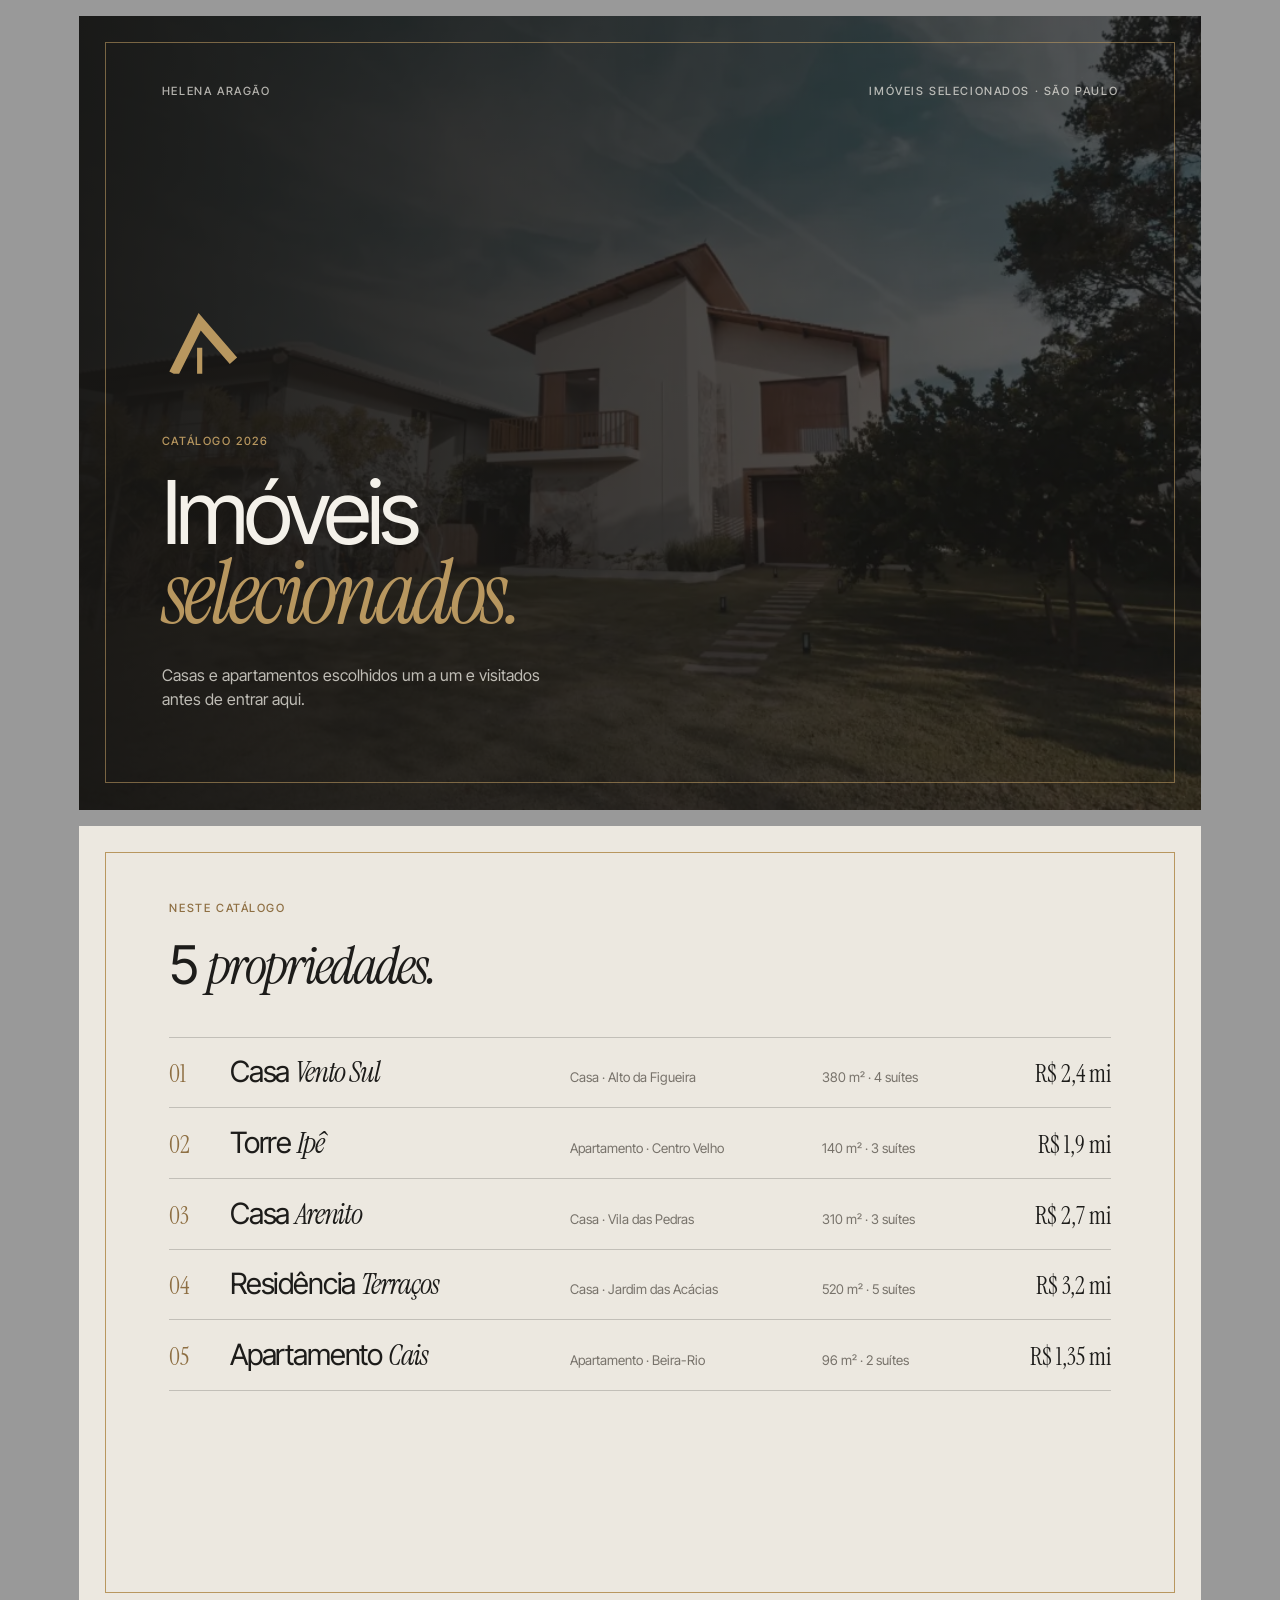
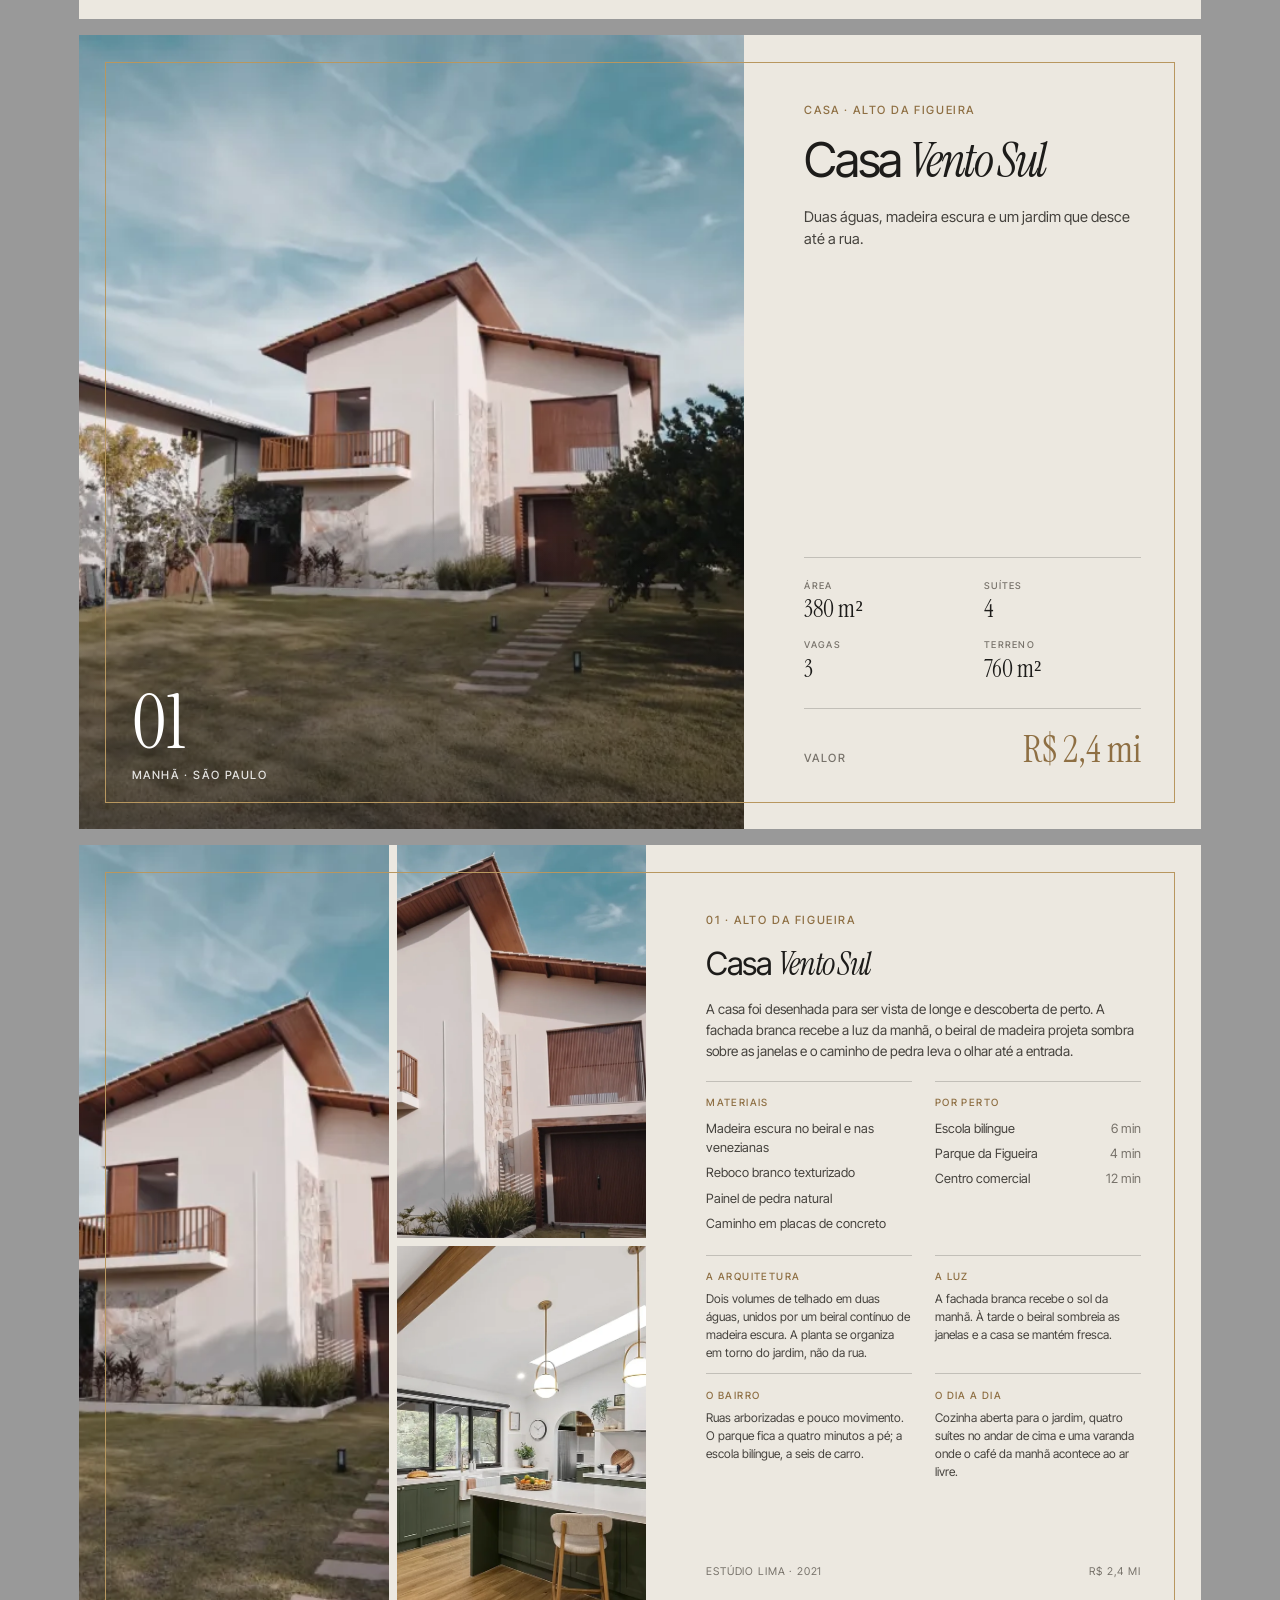
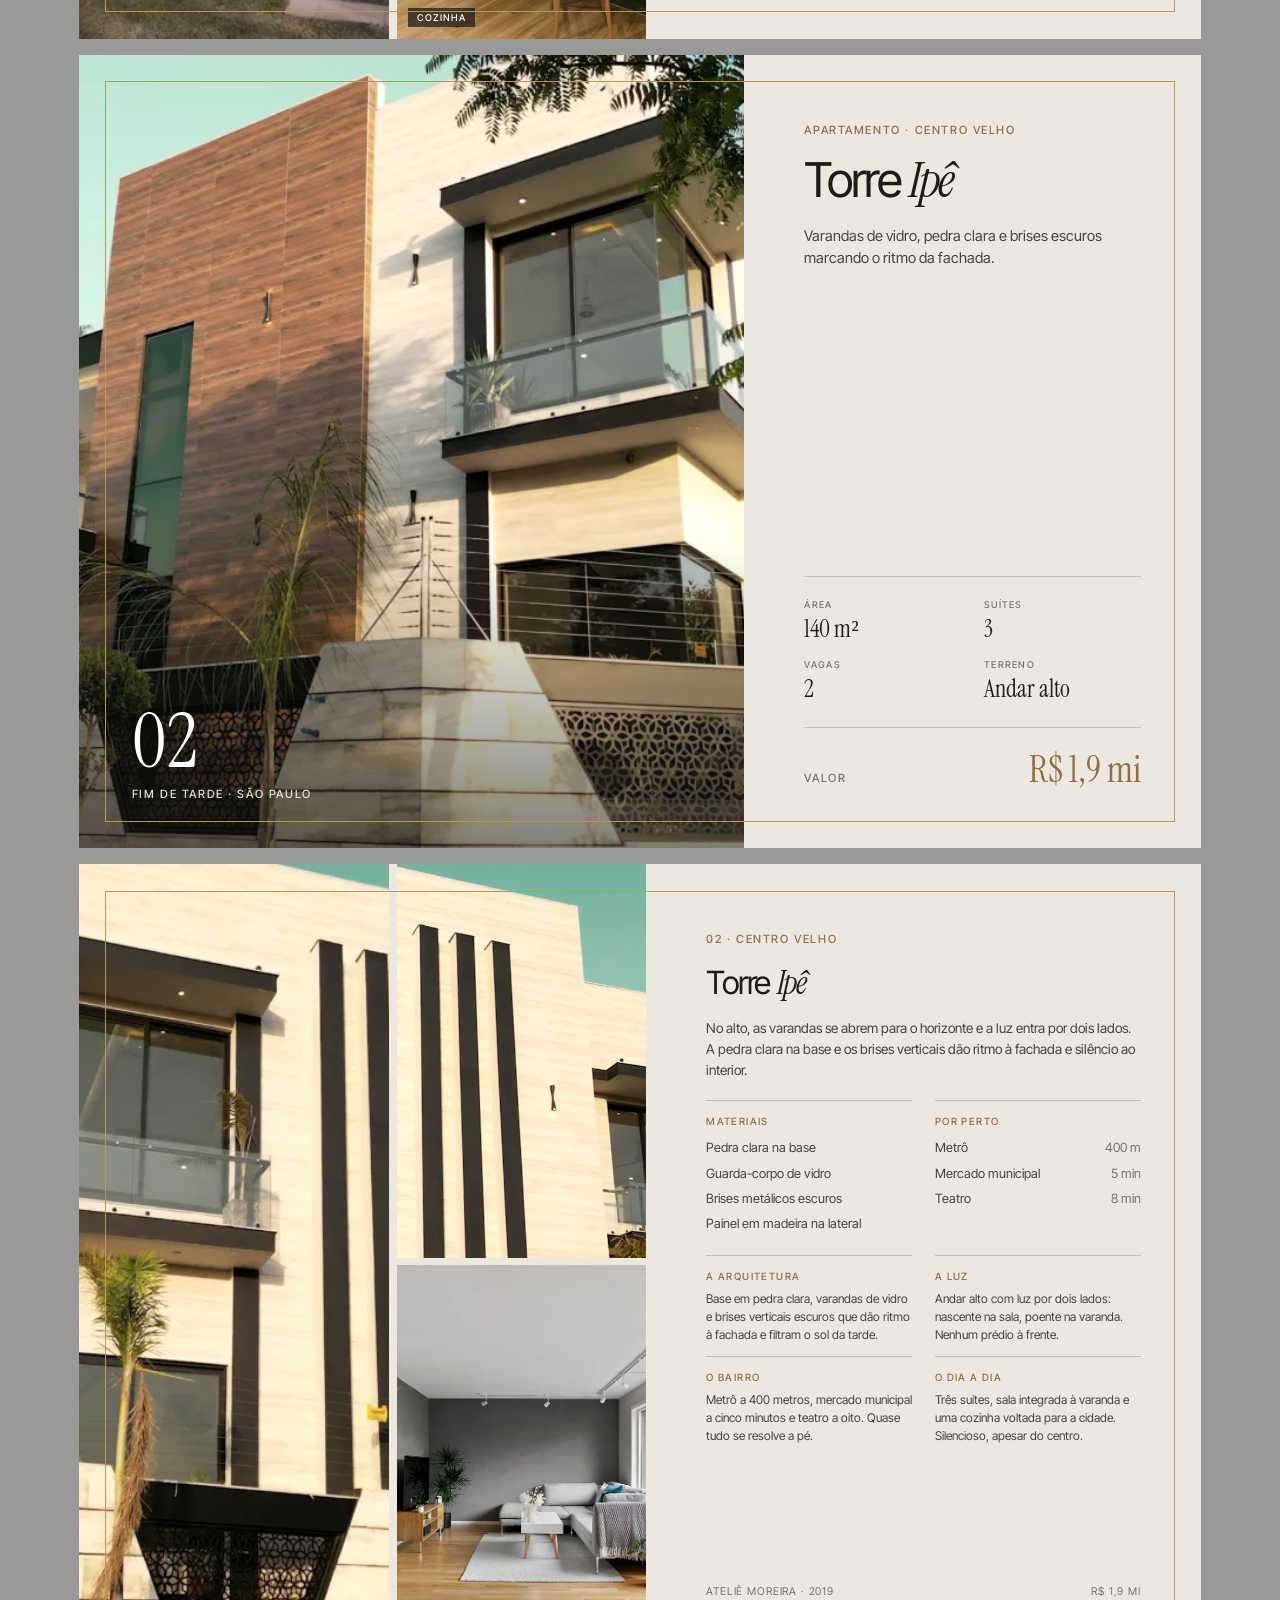
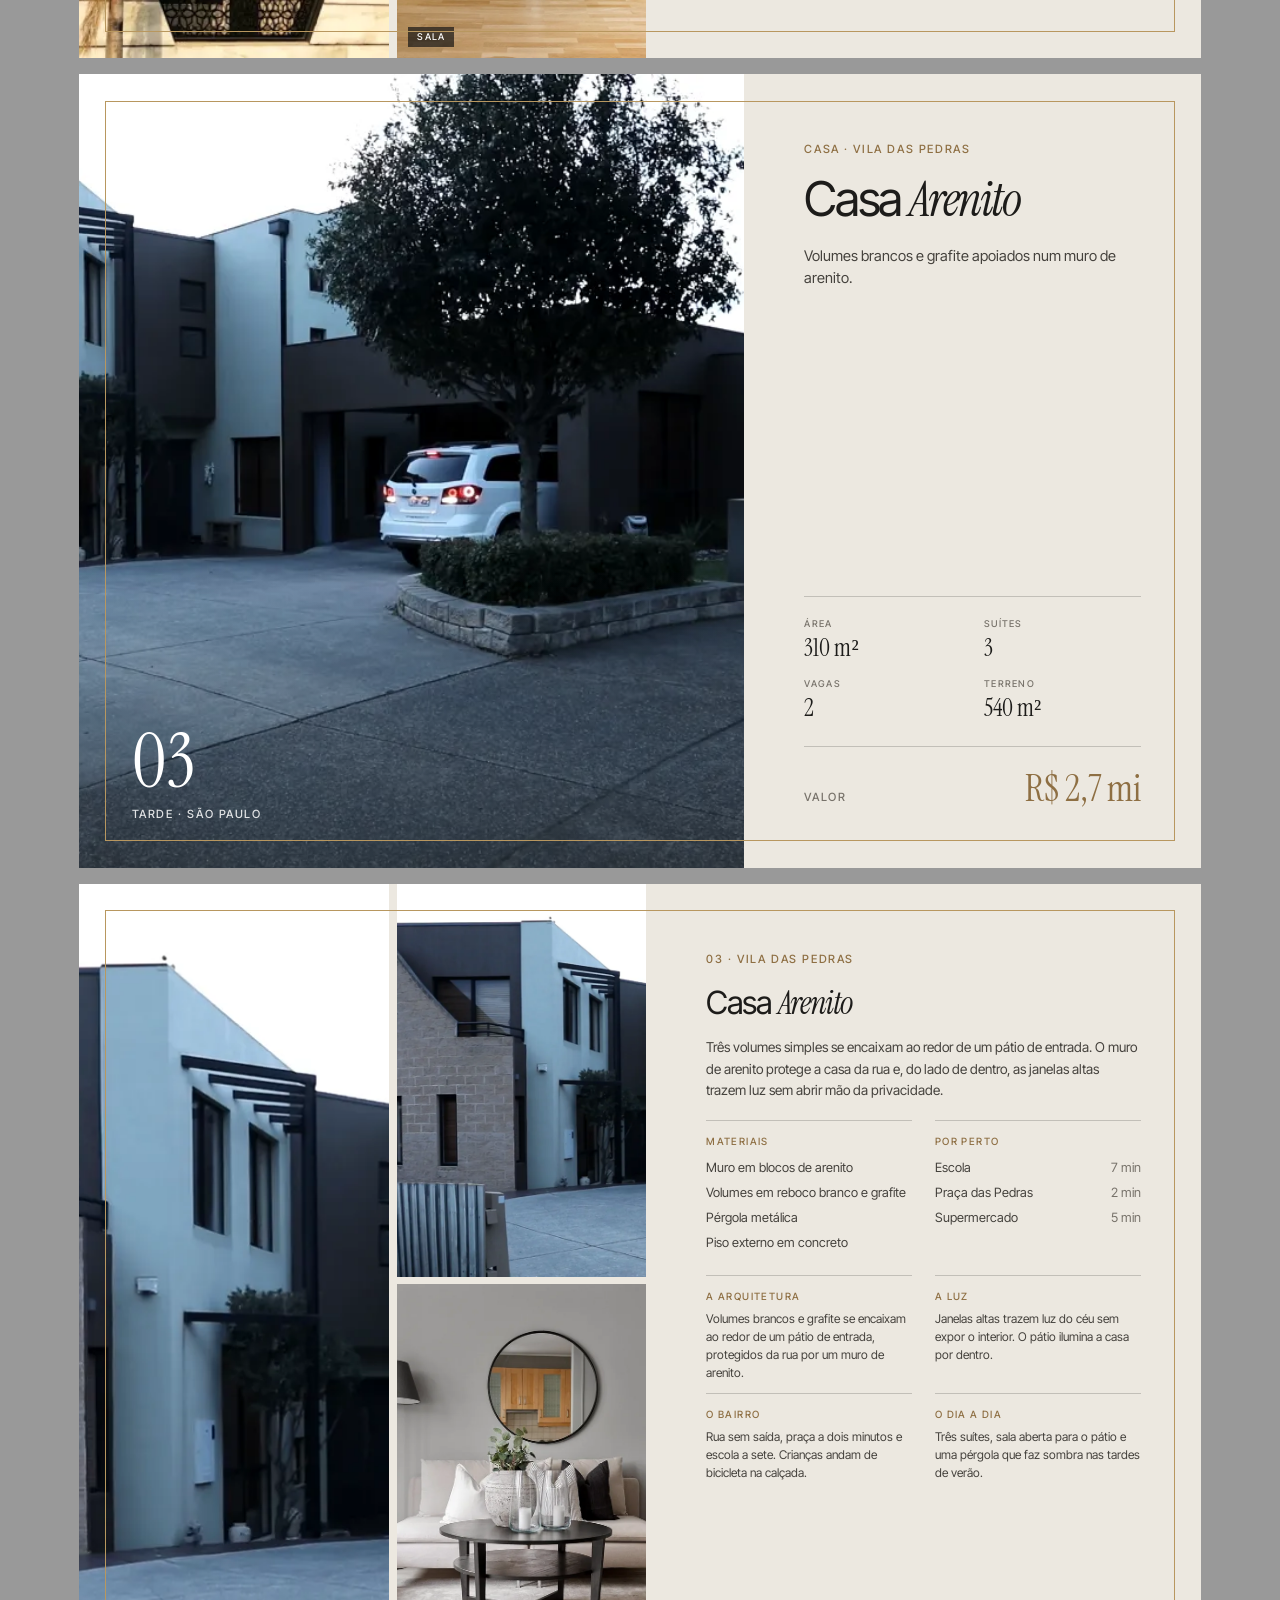
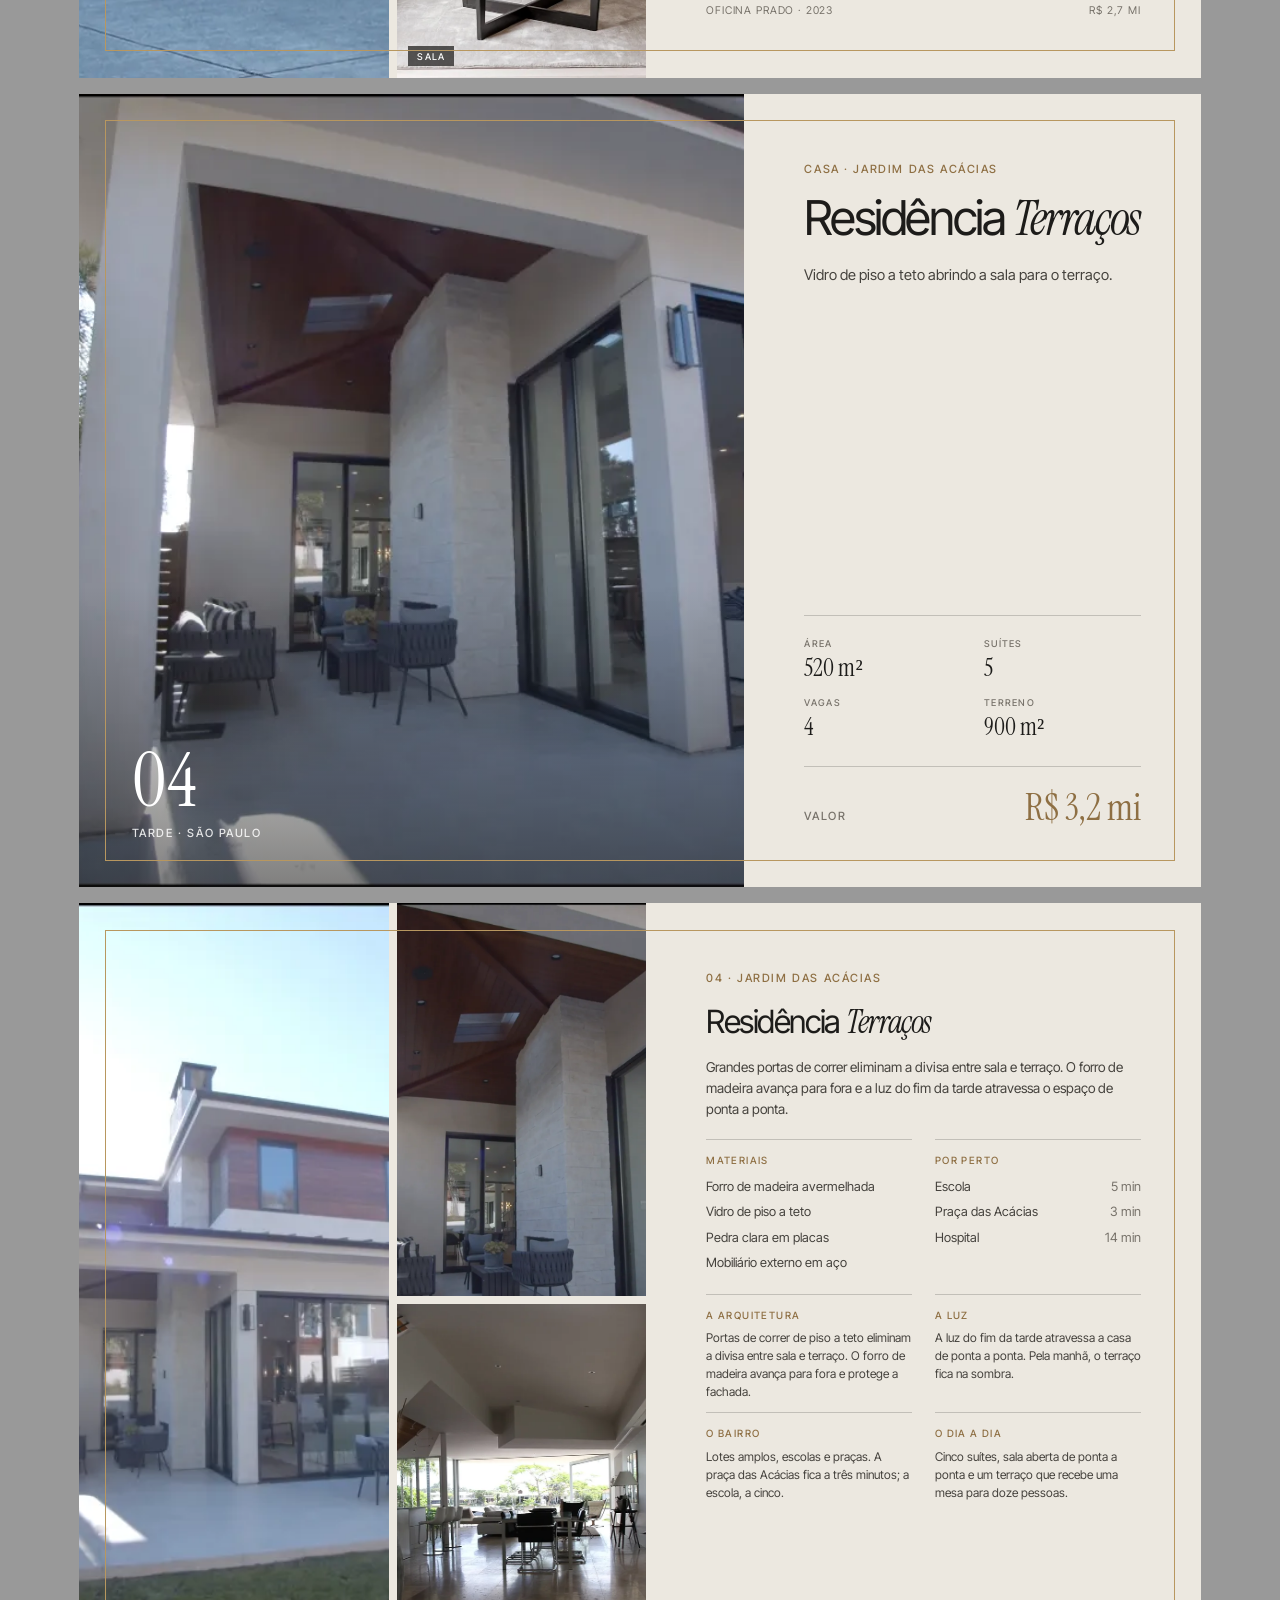
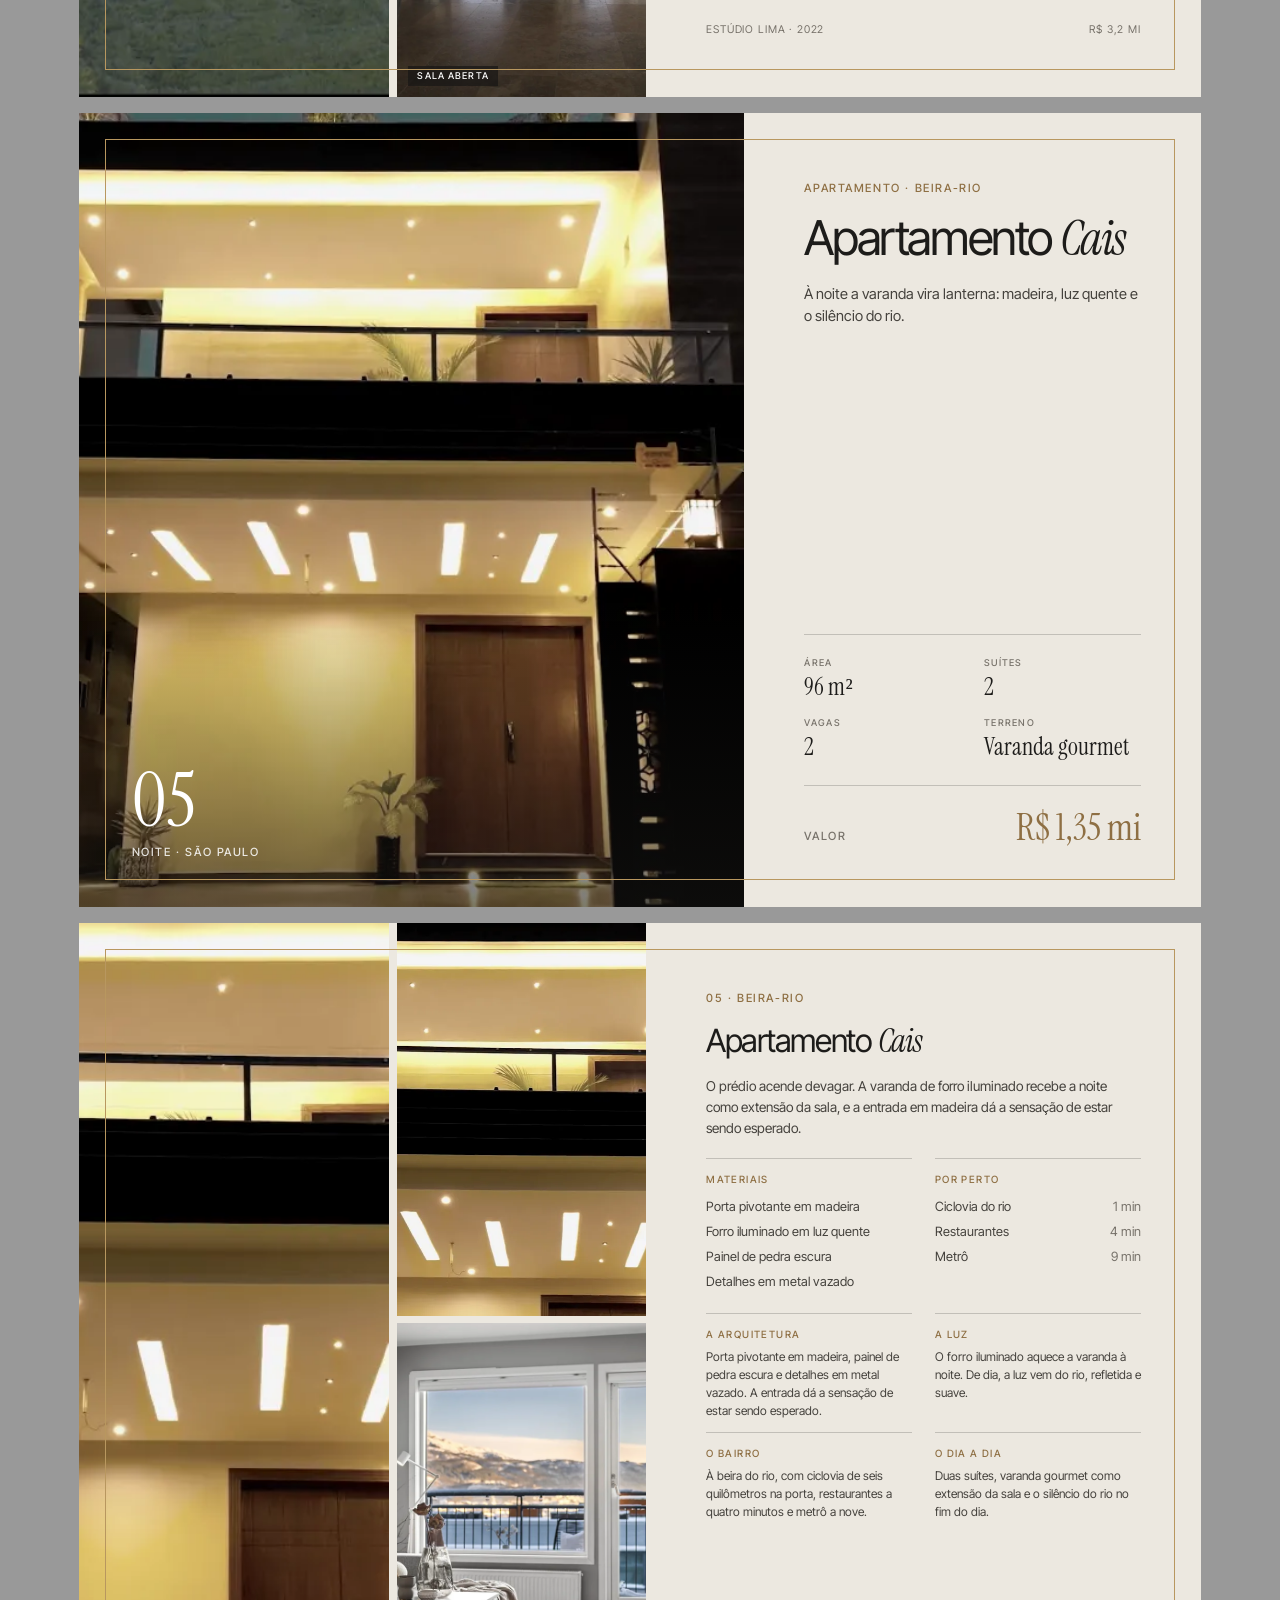
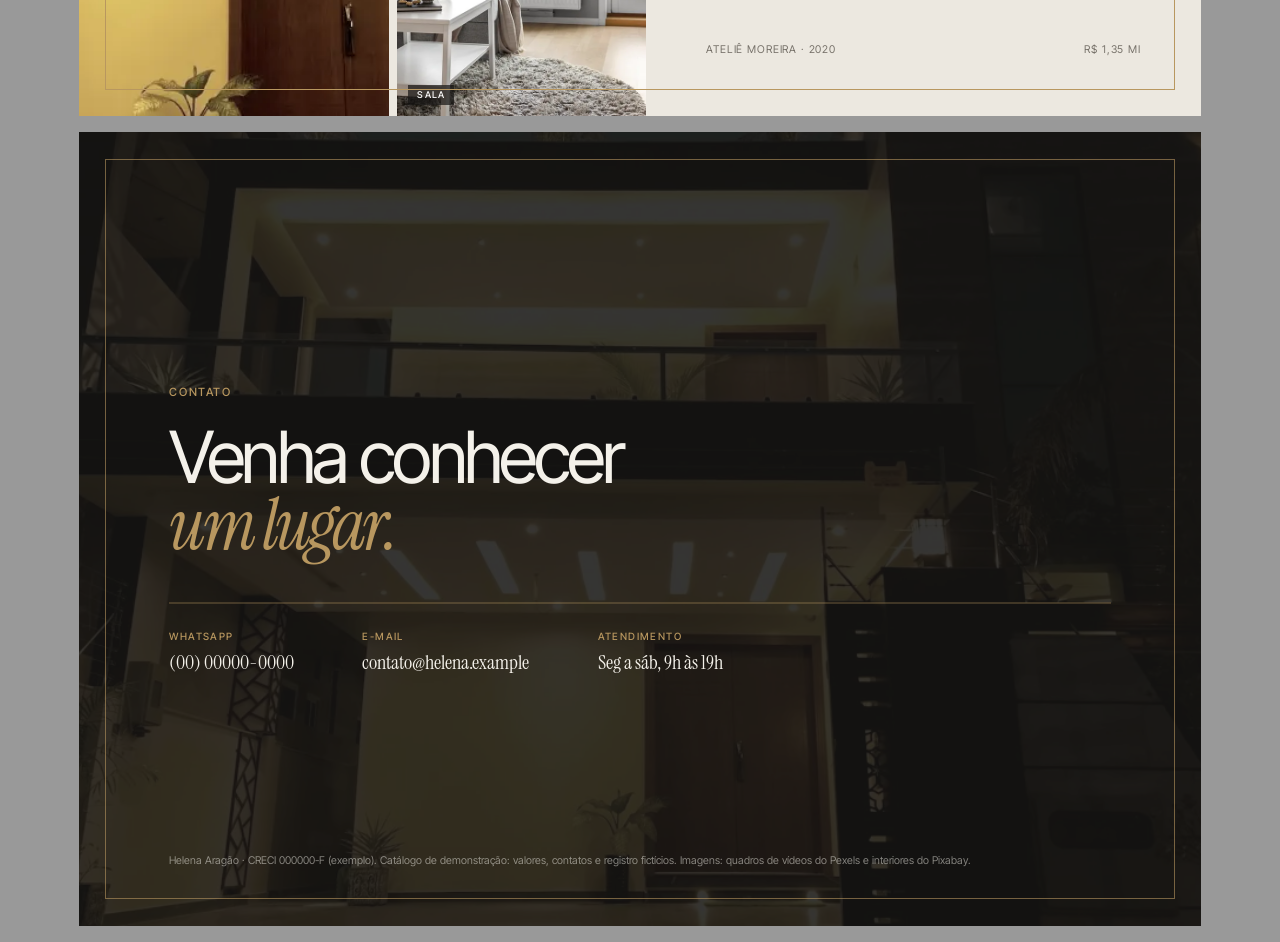
<file: catalogo-pdf.html>
<!doctype html>
<html lang="pt-BR">
<head>
<meta charset="utf-8">
<meta name="viewport" content="width=device-width,initial-scale=1">
<title>Catálogo de imóveis · Helena Aragão</title>
<!-- Esta página monta o catálogo em PDF a partir de js/data.js. Para gerar de novo: abra no navegador, Ctrl+P, destino "Salvar como PDF", papel A4 paisagem, margens "Nenhuma" e marque "Gráficos de segundo plano". -->
<link rel="preconnect" href="https://fonts.googleapis.com"><link rel="preconnect" href="https://fonts.gstatic.com" crossorigin>
<link href="https://fonts.googleapis.com/css2?family=Inter+Tight:wght@400;500&family=Instrument+Serif:ital@0;1&display=swap" rel="stylesheet">
<style>
@page{size:297mm 210mm;margin:0}
:root{--bg:#ECE8E0;--ink:#1D1C1A;--ink2:#45423D;--gray:#77726A;--line:rgba(29,28,26,.2);--brass:#8E6F43;--brass2:#B8975F;--night:#171614;--light:#F4F1EA;
--sans:"Inter Tight","Helvetica Neue",Arial,sans-serif;--serif:"Instrument Serif",Georgia,serif}
*{box-sizing:border-box;margin:0;padding:0}
html{-webkit-print-color-adjust:exact;print-color-adjust:exact}
body{background:#999;font-family:var(--sans);color:var(--ink);-webkit-font-smoothing:antialiased}
.pg{width:297mm;height:210mm;position:relative;overflow:hidden;background:var(--bg);page-break-after:always;break-after:page;margin:0 auto}
@media screen{.pg{margin:16px auto}}
.it{font-family:var(--serif);font-style:italic;font-weight:400}
.cap{font:500 8.5pt/1.4 var(--sans);letter-spacing:.14em;text-transform:uppercase}
.brass{color:var(--brass)}
img{display:block;width:100%;height:100%;object-fit:cover}
.frame{position:absolute;inset:7mm;border:.3mm solid var(--brass2);pointer-events:none;z-index:5}
/* capa */
.cover{background:var(--night);color:var(--light)}
.cover .bgi{position:absolute;inset:0;opacity:.5}
.cover .bgi::after{content:"";position:absolute;inset:0;background:linear-gradient(90deg,rgba(23,22,20,.94) 0%,rgba(23,22,20,.55) 55%,rgba(23,22,20,.2) 100%)}
.cover .in{position:absolute;left:22mm;bottom:26mm;right:22mm}
.cover .mk{width:22mm;height:22mm;color:var(--brass2);margin-bottom:12mm}
.cover h1{font:400 66pt/.9 var(--sans);letter-spacing:-.05em}
.cover h1 .it{color:var(--brass2)}
.cover p.cap{color:var(--brass2);margin-bottom:6mm}
.cover .sub{margin-top:8mm;font-size:12pt;color:rgba(244,241,234,.75);max-width:110mm;line-height:1.5}
.cover .top{position:absolute;left:22mm;right:22mm;top:18mm;display:flex;justify-content:space-between;color:rgba(244,241,234,.7)}
/* sumário */
.sum{padding:20mm 24mm}
.sum h2{font:400 40pt/.95 var(--sans);letter-spacing:-.05em;margin:6mm 0 12mm}
.sum table{width:100%;border-collapse:collapse}
.sum td{padding:5.2mm 0;border-top:.25mm solid var(--line);vertical-align:baseline}
.sum tr:last-child td{border-bottom:.25mm solid var(--line)}
.sum .n{width:16mm;font:400 18pt/1 var(--serif);color:var(--brass)}
.sum .t{font:400 22pt/1 var(--sans);letter-spacing:-.04em}
.sum .l{color:var(--gray);font-size:10pt}
.sum .p{text-align:right;font:400 18pt/1 var(--serif)}
/* imóvel, página 1 */
.p1 .ph{position:absolute;left:0;top:0;bottom:0;width:176mm}
.p1 .ph::after{content:"";position:absolute;inset:0;background:linear-gradient(0deg,rgba(23,22,20,.55),transparent 38%)}
.p1 .no{position:absolute;left:14mm;bottom:12mm;color:#fff;z-index:2}
.p1 .no b{display:block;font:400 56pt/.8 var(--serif)}
.p1 .no span{display:block;margin-top:4mm;opacity:.85}
.p1 .tx{position:absolute;left:176mm;right:0;top:0;bottom:0;padding:18mm 16mm 16mm 16mm;display:flex;flex-direction:column}
.p1 h2{font:400 36pt/.92 var(--sans);letter-spacing:-.05em;margin:5mm 0 6mm}
.p1 .r{font-size:11pt;line-height:1.5;color:var(--ink2)}
.p1 dl{margin-top:auto;display:grid;grid-template-columns:1fr 1fr;gap:5mm 6mm;padding-top:6mm;border-top:.25mm solid var(--line)}
.p1 dt{font:500 7pt/1 var(--sans);letter-spacing:.14em;text-transform:uppercase;color:var(--gray);margin-bottom:2mm}
.p1 dd{font:400 18pt/1 var(--serif)}
.p1 .pr{margin-top:7mm;padding:6mm 0 0;border-top:.25mm solid var(--line);display:flex;justify-content:space-between;align-items:baseline}
.p1 .pr b{font:400 28pt/1 var(--serif);color:var(--brass)}
/* imóvel, página 2 */
.p2 .gal{position:absolute;left:0;top:0;bottom:0;width:150mm;display:grid;grid-template-columns:1.25fr 1fr;grid-template-rows:1fr 1fr;gap:2mm;padding:0}
.p2 .gal div{overflow:hidden;position:relative}
.p2 .gal .a{grid-row:1/3}
.p2 .gal .c{position:relative}
.p2 .gal em{position:absolute;left:3mm;bottom:3mm;z-index:2;padding:1.4mm 2.4mm;background:rgba(23,22,20,.7);color:#fff;font:500 7pt/1 var(--sans);letter-spacing:.12em;text-transform:uppercase;font-style:normal}
.p2 .tx{position:absolute;left:150mm;right:0;top:0;bottom:0;padding:18mm 16mm 16mm 16mm;display:flex;flex-direction:column;gap:5mm}
.p2 h3{font:400 24pt/1 var(--sans);letter-spacing:-.045em}
.p2 .txt{font-size:10.2pt;line-height:1.55;color:var(--ink2)}
.p2 h4{font:500 7.5pt/1 var(--sans);letter-spacing:.14em;text-transform:uppercase;color:var(--brass);padding-top:4mm;border-top:.25mm solid var(--line);margin-bottom:2.4mm}
.p2 ul{list-style:none;font-size:9.6pt;line-height:1.5;color:var(--ink2)}
.p2 li{padding:.8mm 0}
.p2 li span{float:right;color:var(--gray)}
.p2 .cols{display:grid;grid-template-columns:1fr 1fr;gap:6mm}
.p2 .hist{display:grid;grid-template-columns:1fr 1fr;gap:0 6mm}
.p2 .hist p{font-size:9pt;line-height:1.5;color:var(--ink2);margin-bottom:3mm}
.p2 .ft{margin-top:auto;display:flex;justify-content:space-between;color:var(--gray);font-size:8pt;letter-spacing:.08em;text-transform:uppercase}
/* contato */
.end{background:var(--night);color:var(--light)}
.end .bgi{position:absolute;inset:0;opacity:.35}
.end .bgi::after{content:"";position:absolute;inset:0;background:rgba(23,22,20,.6)}
.end .in{position:absolute;left:24mm;right:24mm;top:50%;transform:translateY(-50%)}
.end h2{font:400 54pt/.92 var(--sans);letter-spacing:-.05em;margin:6mm 0 12mm}
.end h2 .it{color:var(--brass2)}
.end dl{display:grid;grid-template-columns:repeat(3,auto);justify-content:start;gap:0 18mm;border-top:.25mm solid rgba(184,151,95,.55);padding-top:7mm}
.end dt{font:500 7.5pt/1 var(--sans);letter-spacing:.14em;text-transform:uppercase;color:var(--brass2);margin-bottom:2.4mm}
.end dd{font:400 15pt/1.2 var(--serif)}
.end small{position:absolute;left:24mm;right:24mm;bottom:15mm;font-size:8pt;color:rgba(244,241,234,.5);line-height:1.5}
</style>
</head>
<body>
<div id="doc"></div>
<script src="js/data.js"></script>
<script>
(function(){
  var D = window.IMOVEIS, P = function (n) { return 'assets/foto/' + n + '-s.webp'; };
  var name = function (n) { var a = n.split(' '); return a[0] + ' <span class="it">' + a.slice(1).join(' ') + '</span>'; };
  var pad = function (n) { return (n < 10 ? '0' : '') + n; };
  var MK = '<svg class="mk" viewBox="0 0 256 256"><path fill="currentColor" fill-rule="evenodd" d="M231.34 171.18 112.63 34.20 22.58 214.29 36.00 221.00 52.77 221.00 119.37 87.80 208.66 190.82ZM108.00 141.00 108.00 221.00 124.00 221.00 124.00 141.00Z"/></svg>';
  var year = new Date().getFullYear();
  var h = '';
  h += '<section class="pg cover"><div class="bgi"><img src="' + P(D[0].fotos.abertura) + '" alt=""></div><div class="frame" style="border-color:rgba(184,151,95,.6)"></div>' +
    '<div class="top cap"><span>Helena Aragão</span><span>Imóveis selecionados · São Paulo</span></div>' +
    '<div class="in">' + MK + '<p class="cap">Catálogo ' + year + '</p><h1>Imóveis<br><span class="it">selecionados.</span></h1>' +
    '<p class="sub">Casas e apartamentos escolhidos um a um e visitados antes de entrar aqui.</p></div></section>';
  h += '<section class="pg sum"><div class="frame"></div><p class="cap brass">Neste catálogo</p><h2>' + D.length + ' <span class="it">propriedades.</span></h2><table>' +
    D.map(function (x, k) { return '<tr><td class="n">' + pad(k + 1) + '</td><td class="t">' + name(x.n) + '</td><td class="l">' + x.cat + ' · ' + x.loc + '</td><td class="l">' + x.area + ' · ' + x.suites + ' suítes</td><td class="p">' + x.preco + '</td></tr>'; }).join('') + '</table></section>';
  D.forEach(function (x, k) {
    var f = x.fotos, i0 = f.interiores && f.interiores[0], i1 = f.interiores && f.interiores[1];
    h += '<section class="pg p1"><div class="ph"><img src="' + P(f.abertura) + '" alt=""></div><div class="no"><b>' + pad(k + 1) + '</b><span class="cap">' + x.hora + ' · ' + x.cidade + '</span></div><div class="frame"></div>' +
      '<div class="tx"><p class="cap brass">' + x.cat + ' · ' + x.loc + '</p><h2>' + name(x.n) + '</h2><p class="r">' + x.resumo + '</p>' +
      '<dl><div><dt>Área</dt><dd>' + x.area + '</dd></div><div><dt>Suítes</dt><dd>' + x.suites + '</dd></div><div><dt>Vagas</dt><dd>' + x.vagas + '</dd></div><div><dt>Terreno</dt><dd>' + x.terreno + '</dd></div></dl>' +
      '<div class="pr"><span class="cap" style="color:var(--gray)">Valor</span><b>' + x.preco + '</b></div></div></section>';
    h += '<section class="pg p2"><div class="gal"><div class="a"><img src="' + P(f.galeria[0]) + '" alt=""></div><div class="c"><img src="' + P(f.detalhe) + '" alt=""></div><div class="c"><img src="' + P(i0 ? i0[1] : f.galeria[1]) + '" alt="">' + (i0 ? '<em>' + i0[0] + '</em>' : '') + '</div></div><div class="frame"></div>' +
      '<div class="tx"><p class="cap brass">' + pad(k + 1) + ' · ' + x.loc + '</p><h3>' + name(x.n) + '</h3><p class="txt">' + x.texto + '</p>' +
      '<div class="cols"><div><h4>Materiais</h4><ul>' + x.materiais.map(function (m) { return '<li>' + m + '</li>'; }).join('') + '</ul></div>' +
      '<div><h4>Por perto</h4><ul>' + x.perto.map(function (m) { return '<li>' + m[0] + '<span>' + m[1] + '</span></li>'; }).join('') + '</ul></div></div>' +
      '<div class="hist">' + x.historia.map(function (q) { return '<div><h4>' + q[0] + '</h4><p>' + q[1] + '</p></div>'; }).join('') + '</div>' +
      '<div class="ft"><span>' + x.arq + ' · ' + x.ano + '</span><span>' + x.preco + '</span></div></div></section>';
  });
  h += '<section class="pg end"><div class="bgi"><img src="' + P(D[D.length - 1].fotos.abertura) + '" alt=""></div><div class="frame" style="border-color:rgba(184,151,95,.6)"></div><div class="in"><p class="cap" style="color:var(--brass2)">Contato</p><h2>Venha conhecer<br><span class="it">um lugar.</span></h2>' +
    '<dl><div><dt>WhatsApp</dt><dd>(00) 00000-0000</dd></div><div><dt>E-mail</dt><dd>contato@helena.example</dd></div><div><dt>Atendimento</dt><dd>Seg a sáb, 9h às 19h</dd></div></dl></div>' +
    '<small>Helena Aragão · CRECI 000000-F (exemplo). Catálogo de demonstração: valores, contatos e registro fictícios. Imagens: quadros de vídeos do Pexels e interiores do Pixabay.</small></section>';
  document.getElementById('doc').innerHTML = h;
})();
</script>
</body>
</html>
</file>
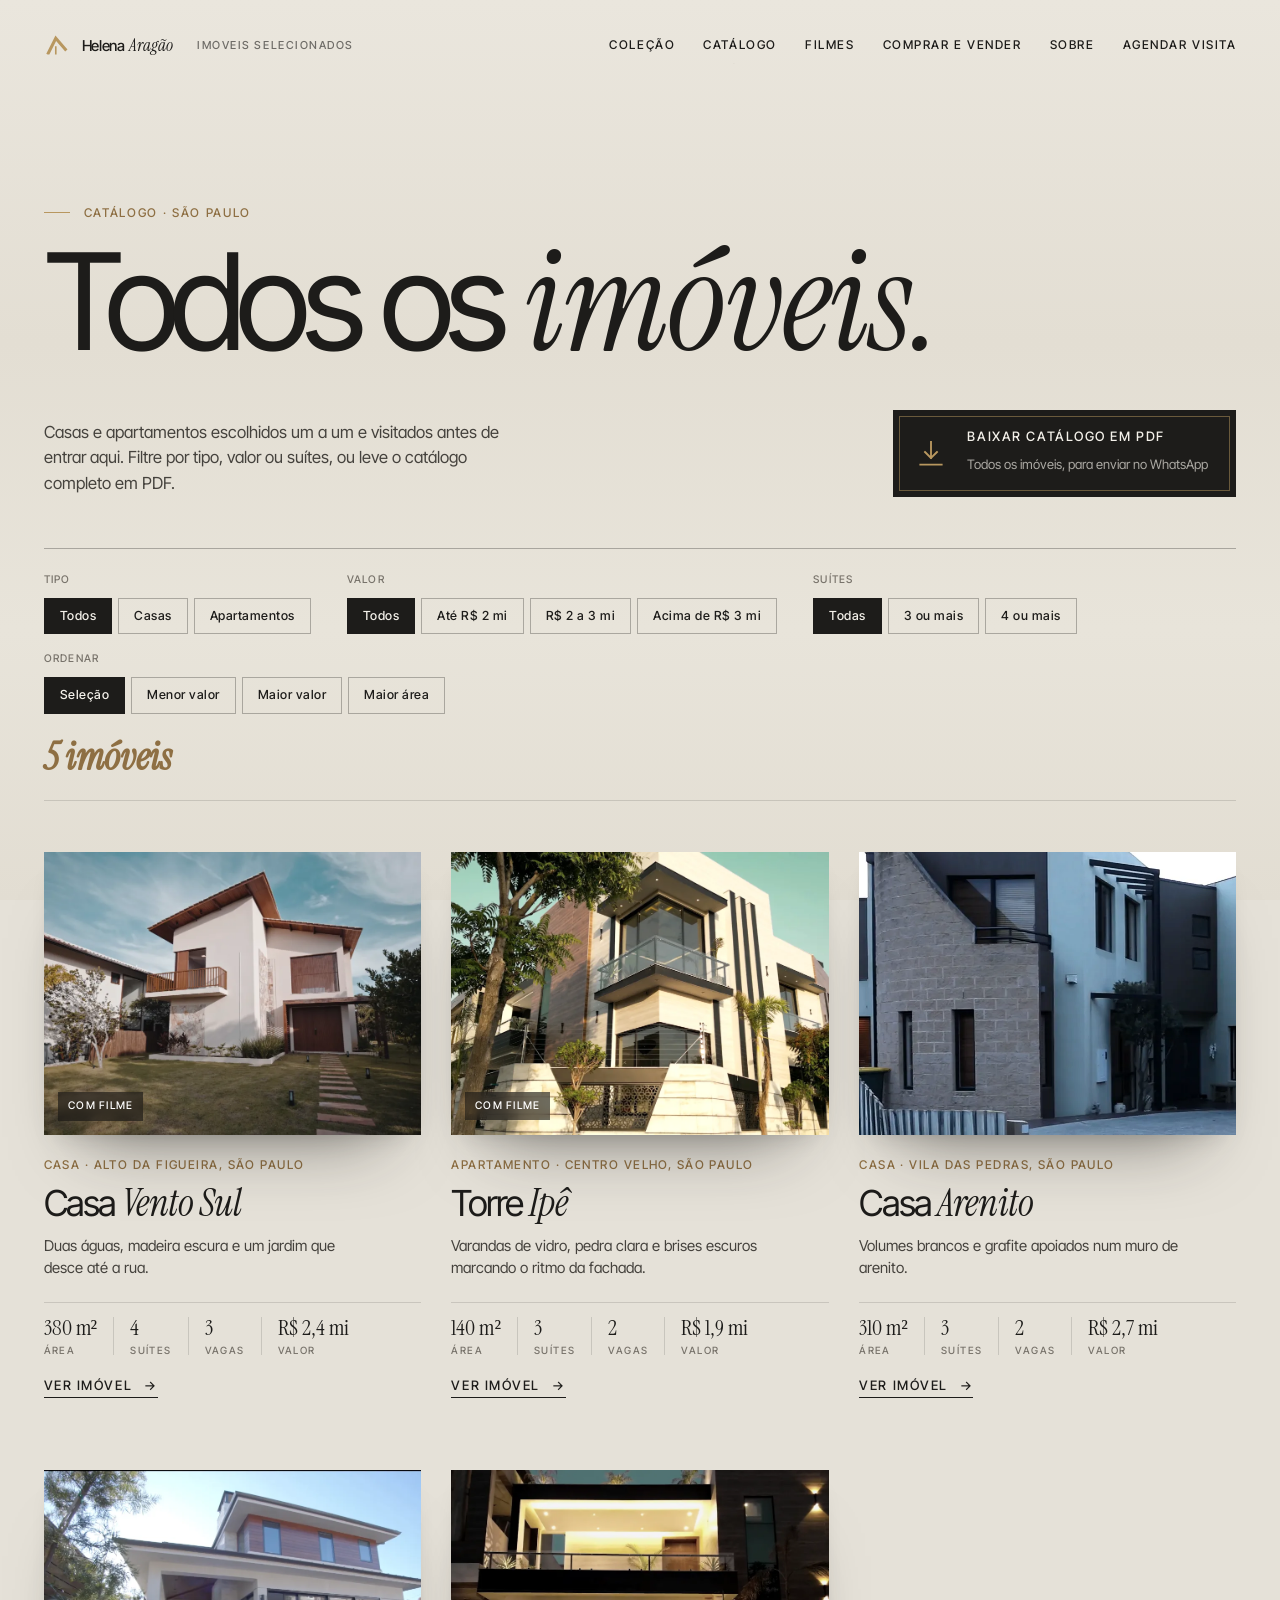
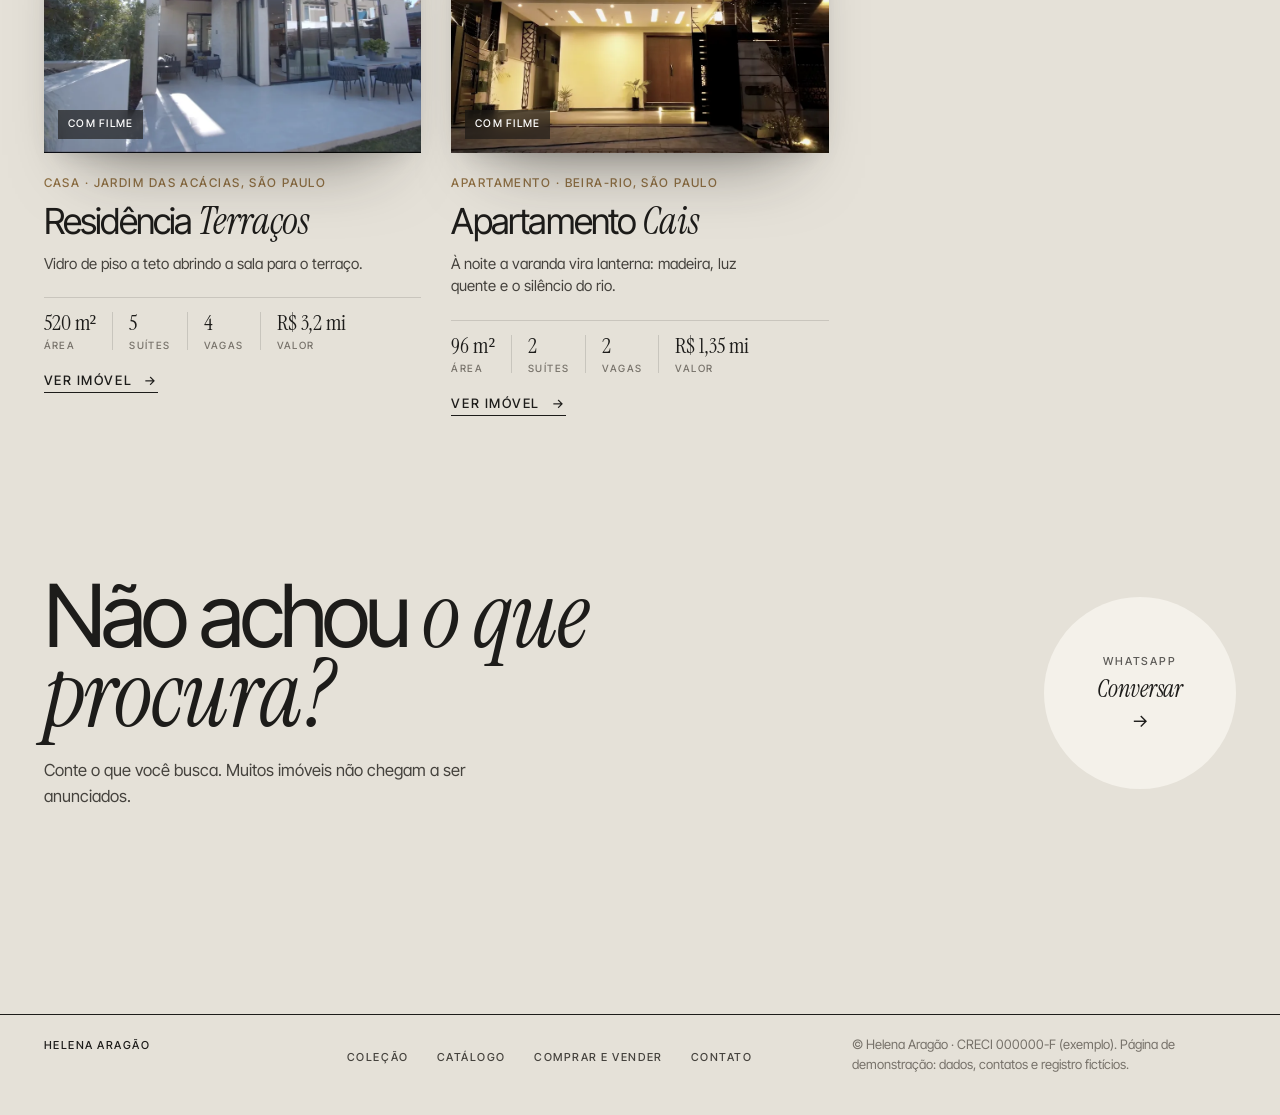
<file: catalogo.html>
<!doctype html>
<html lang="pt-BR">
<head>
<meta charset="utf-8">
<meta name="viewport" content="width=device-width,initial-scale=1,viewport-fit=cover">
<title>Catálogo · Helena Aragão</title>
<meta name="description" content="Catálogo de imóveis selecionados por Helena Aragão: casas e apartamentos em São Paulo, com filtros por tipo, valor e suítes.">
<meta name="theme-color" content="#E5E1D8">
<script>
(function(){var d=document.documentElement,c=navigator.connection||{};d.classList.add('js');
if((matchMedia('(prefers-reduced-motion: reduce)').matches)||c.saveData||/2g$/.test(c.effectiveType||'')||(navigator.deviceMemory&&navigator.deviceMemory<=2)||(navigator.hardwareConcurrency&&navigator.hardwareConcurrency<=2))d.classList.add('lite');
if(matchMedia('(hover:hover) and (pointer:fine)').matches)d.classList.add('fine');
if(!d.classList.contains('lite'))d.classList.add('px-on');})();
</script>
<link rel="icon" href="assets/logo/favicon.ico" sizes="48x48">
<link rel="icon" href="assets/logo/favicon.svg" type="image/svg+xml">
<link rel="apple-touch-icon" href="assets/logo/apple-touch-icon.png">
<link rel="manifest" href="assets/logo/site.webmanifest">
<link rel="preconnect" href="https://fonts.googleapis.com"><link rel="preconnect" href="https://fonts.gstatic.com" crossorigin>
<link href="https://fonts.googleapis.com/css2?family=Inter+Tight:wght@400;500&family=Instrument+Serif:ital@0;1&display=swap" rel="stylesheet">
<link rel="stylesheet" href="css/style.css">
<script src="js/data.js" defer></script>
<script src="js/catalogo.js" defer></script>
<script src="vendor/lenis.min.js" defer></script>
<script src="js/main.js" defer></script>
<script src="js/extras.js" defer></script>
</head>
<body data-page="catalogo">
<div class="veil" aria-hidden="true"><svg class="mk mk-veil" viewBox="0 0 256 256" aria-hidden="true" focusable="false"><path fill="currentColor" fill-rule="evenodd" d="M231.34 171.18 112.63 34.20 22.58 214.29 36.00 221.00 52.77 221.00 119.37 87.80 208.66 190.82ZM108.00 141.00 108.00 221.00 124.00 221.00 124.00 141.00Z"/></svg><b>Helena <em>Aragão</em></b></div>
<div class="grain" aria-hidden="true"></div>
<div class="cursor" id="cursor" aria-hidden="true"><span>Ver</span></div>

<header class="nav" id="nav">
  <a class="logo" href="index.html" aria-label="Helena Aragão, início"><svg class="mk" viewBox="0 0 256 256" aria-hidden="true" focusable="false"><path fill="currentColor" fill-rule="evenodd" d="M231.34 171.18 112.63 34.20 22.58 214.29 36.00 221.00 52.77 221.00 119.37 87.80 208.66 190.82ZM108.00 141.00 108.00 221.00 124.00 221.00 124.00 141.00Z"/></svg><b>Helena <em>Aragão</em></b><span class="logo-sub">Imóveis selecionados</span></a>
  <p class="nav-ch" id="nav-ch" aria-hidden="true"><span id="nav-n">01</span><b id="nav-t">Catálogo</b></p>
  <nav class="nav-links" aria-label="Principal">
    <a href="index.html#colecao"><span data-t="Coleção">Coleção</span></a><a href="catalogo.html"><span data-t="Catálogo">Catálogo</span></a><a href="index.html#filmes"><span data-t="Filmes">Filmes</span></a><a href="index.html#servicos"><span data-t="Comprar e vender">Comprar e vender</span></a><a href="index.html#sobre"><span data-t="Sobre">Sobre</span></a><a href="index.html#contato"><span data-t="Agendar visita">Agendar visita</span></a>
  </nav>
  <button class="menu-btn" id="menu-btn" type="button" aria-expanded="false" aria-controls="menu"><span class="mb-t"><span>Menu</span><span>Fechar</span></span><span class="mb-i" aria-hidden="true"><i></i><i></i></span></button>
</header>
<div class="menu" id="menu" inert>
  <nav class="menu-l" aria-label="Menu">
    <a href="index.html#colecao" style="--i:0"><i>01</i><span>Coleção</span></a><a href="catalogo.html" style="--i:1"><i>02</i><span>Catálogo</span></a><a href="index.html#filmes" style="--i:2"><i>03</i><span>Filmes</span></a><a href="index.html#servicos" style="--i:3"><i>04</i><span>Comprar e vender</span></a><a href="index.html#sobre" style="--i:4"><i>05</i><span>Sobre</span></a><a href="index.html#contato" style="--i:5"><i>06</i><span>Agendar <em>visita</em></span></a>
  </nav>
  <div class="menu-fig">
    <img id="menu-img" src="assets/foto/vento-3-s.webp" alt="" loading="lazy" decoding="async">
    <div><p>São Paulo · Atendimento com hora marcada, de segunda a sábado.</p><a href="https://wa.me/5500000000000" rel="noopener">WhatsApp →</a></div>
  </div>
</div>

<main>
<section class="cat-hero" data-hud="Catálogo">
  <div class="wrap">
    <p class="lbl">Catálogo · São Paulo</p>
    <h1 class="cat-h split">Todos os <span class="it">imóveis.</span></h1>
    <div class="g cat-top">
      <p class="cat-lead rv">Casas e apartamentos escolhidos um a um e visitados antes de entrar aqui. Filtre por tipo, valor ou suítes, ou leve o catálogo completo em PDF.</p>
      <a class="btn-pdf rv" href="assets/catalogo-helena-aragao.pdf" download><svg viewBox="0 0 24 24" aria-hidden="true"><path d="M12 3v12m0 0-4.5-4.5M12 15l4.5-4.5M4 20h16" fill="none" stroke="currentColor" stroke-width="1.4" stroke-linecap="square"/></svg><span><b>Baixar catálogo em PDF</b><small>Todos os imóveis, para enviar no WhatsApp</small></span></a>
    </div>
  </div>
</section>
<section class="cat-body">
  <div class="wrap">
    <div class="cat-bar" role="region" aria-label="Filtros">
      <div class="cat-f">
        <div class="flt-g"><p class="cap">Tipo</p><div class="flt" data-k="tipo"><button type="button" data-v="todos" aria-pressed="true">Todos</button><button type="button" data-v="Casa" aria-pressed="false">Casas</button><button type="button" data-v="Apartamento" aria-pressed="false">Apartamentos</button></div></div>
        <div class="flt-g"><p class="cap">Valor</p><div class="flt" data-k="valor"><button type="button" data-v="todos" aria-pressed="true">Todos</button><button type="button" data-v="ate2" aria-pressed="false">Até R$ 2 mi</button><button type="button" data-v="2a3" aria-pressed="false">R$ 2 a 3 mi</button><button type="button" data-v="3mais" aria-pressed="false">Acima de R$ 3 mi</button></div></div>
        <div class="flt-g"><p class="cap">Suítes</p><div class="flt" data-k="suites"><button type="button" data-v="0" aria-pressed="true">Todas</button><button type="button" data-v="3" aria-pressed="false">3 ou mais</button><button type="button" data-v="4" aria-pressed="false">4 ou mais</button></div></div>
        <div class="flt-g"><p class="cap">Ordenar</p><div class="flt" data-k="ord"><button type="button" data-v="padrao" aria-pressed="true">Seleção</button><button type="button" data-v="menor" aria-pressed="false">Menor valor</button><button type="button" data-v="maior" aria-pressed="false">Maior valor</button><button type="button" data-v="area" aria-pressed="false">Maior área</button></div></div>
      </div>
      <p class="cat-n" aria-live="polite"><b id="cat-n">5 imóveis</b></p>
    </div>
    <div class="cat-grid" id="cat-grid"></div>
    <div class="cat-empty" id="cat-empty" hidden><p>Nenhum imóvel com esses filtros.</p><button type="button" class="ln" id="cat-clear">Limpar filtros <i aria-hidden="true">→</i></button></div>
  </div>
</section>
<section class="cat-end">
  <div class="wrap g">
    <h2 class="h2">Não achou <span class="it">o que procura?</span></h2>
    <p class="cat-lead">Conte o que você busca. Muitos imóveis não chegam a ser anunciados.</p>
    <a class="orb mag" href="https://wa.me/5500000000000?text=Ol%C3%A1%2C%20Helena.%20Vi%20o%20cat%C3%A1logo%20e%20gostaria%20de%20conversar." rel="noopener"><span class="orb-t"><small>WhatsApp</small>Conversar<i aria-hidden="true">→</i></span></a>
  </div>
</section>
</main>
<footer class="foot"><div class="wrap g foot-row"><p class="foot-mark">Helena Aragão</p><nav class="foot-nav" aria-label="Rodapé"><a href="index.html#colecao">Coleção</a><a href="catalogo.html">Catálogo</a><a href="index.html#servicos">Comprar e vender</a><a href="index.html#contato">Contato</a></nav><p class="foot-note">© Helena Aragão · CRECI 000000-F (exemplo). Página de demonstração: dados, contatos e registro fictícios.</p></div></footer>
</body>
</html>
</file>
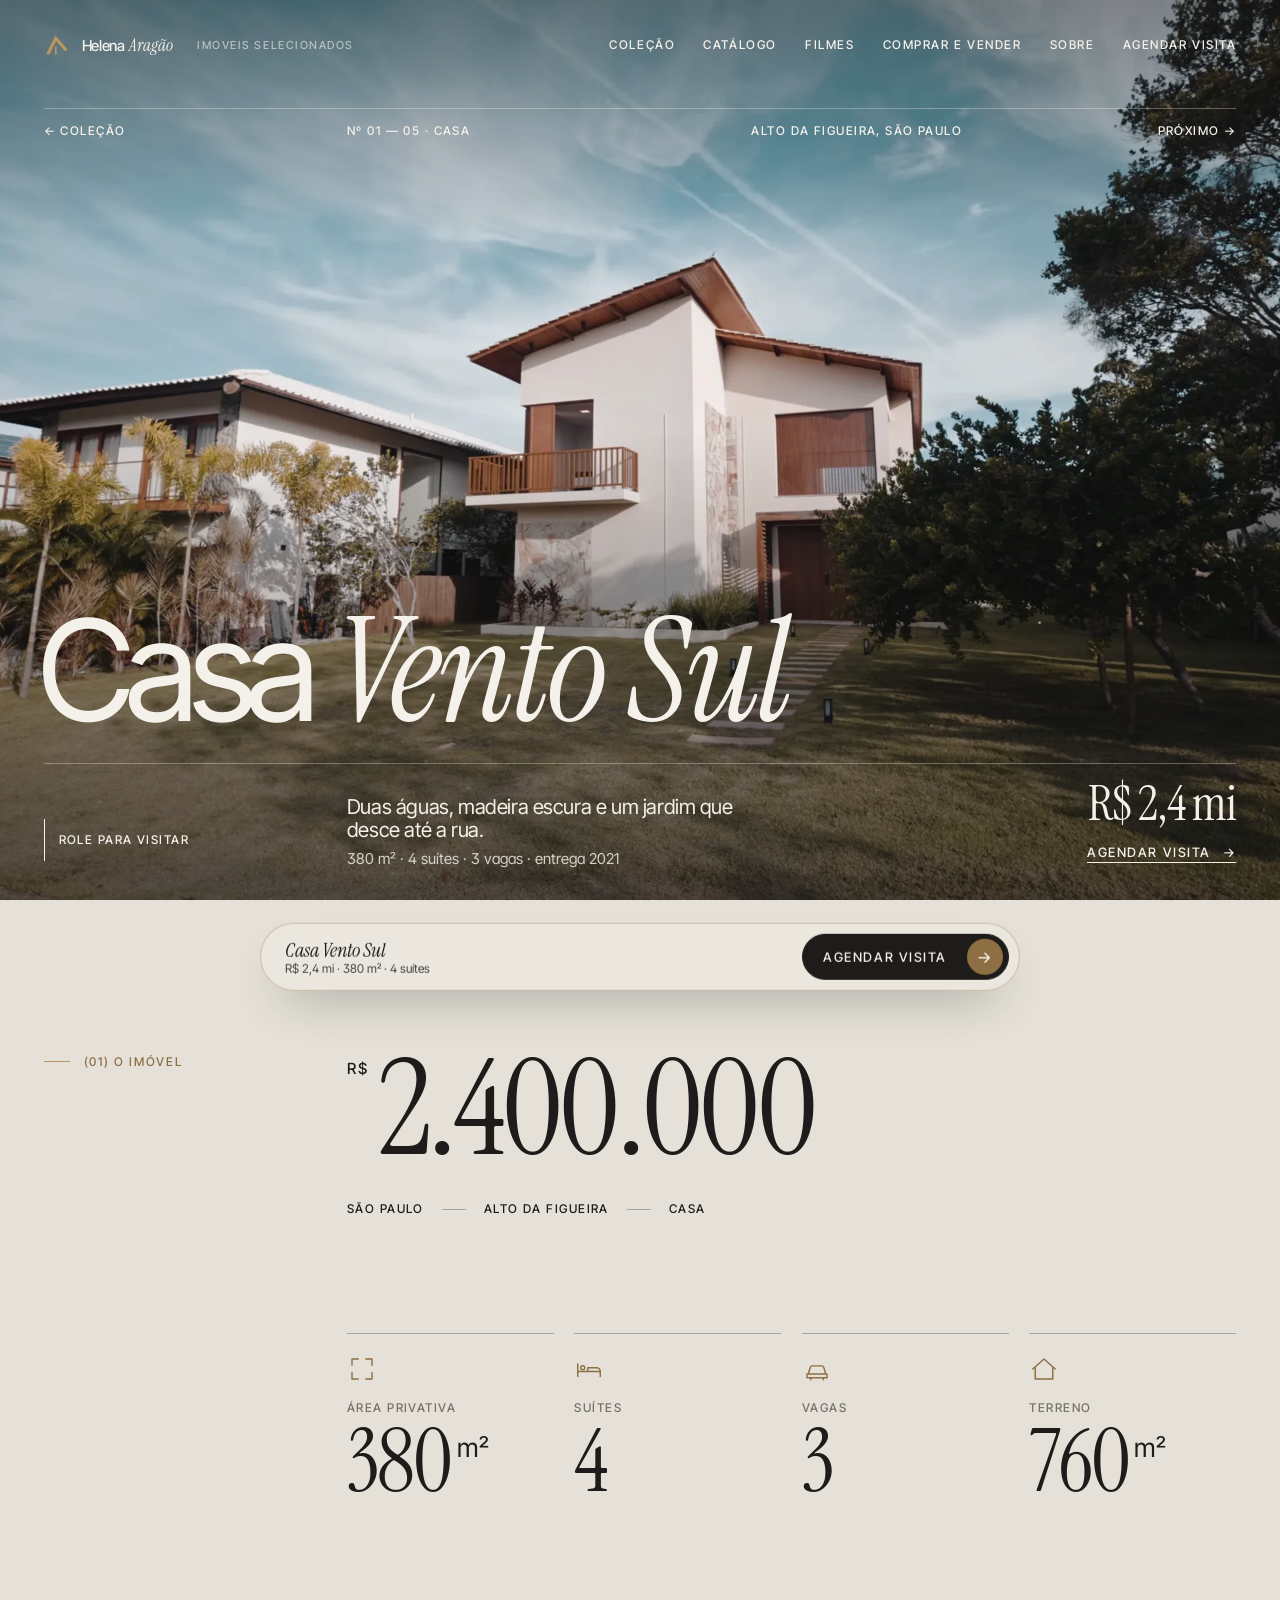
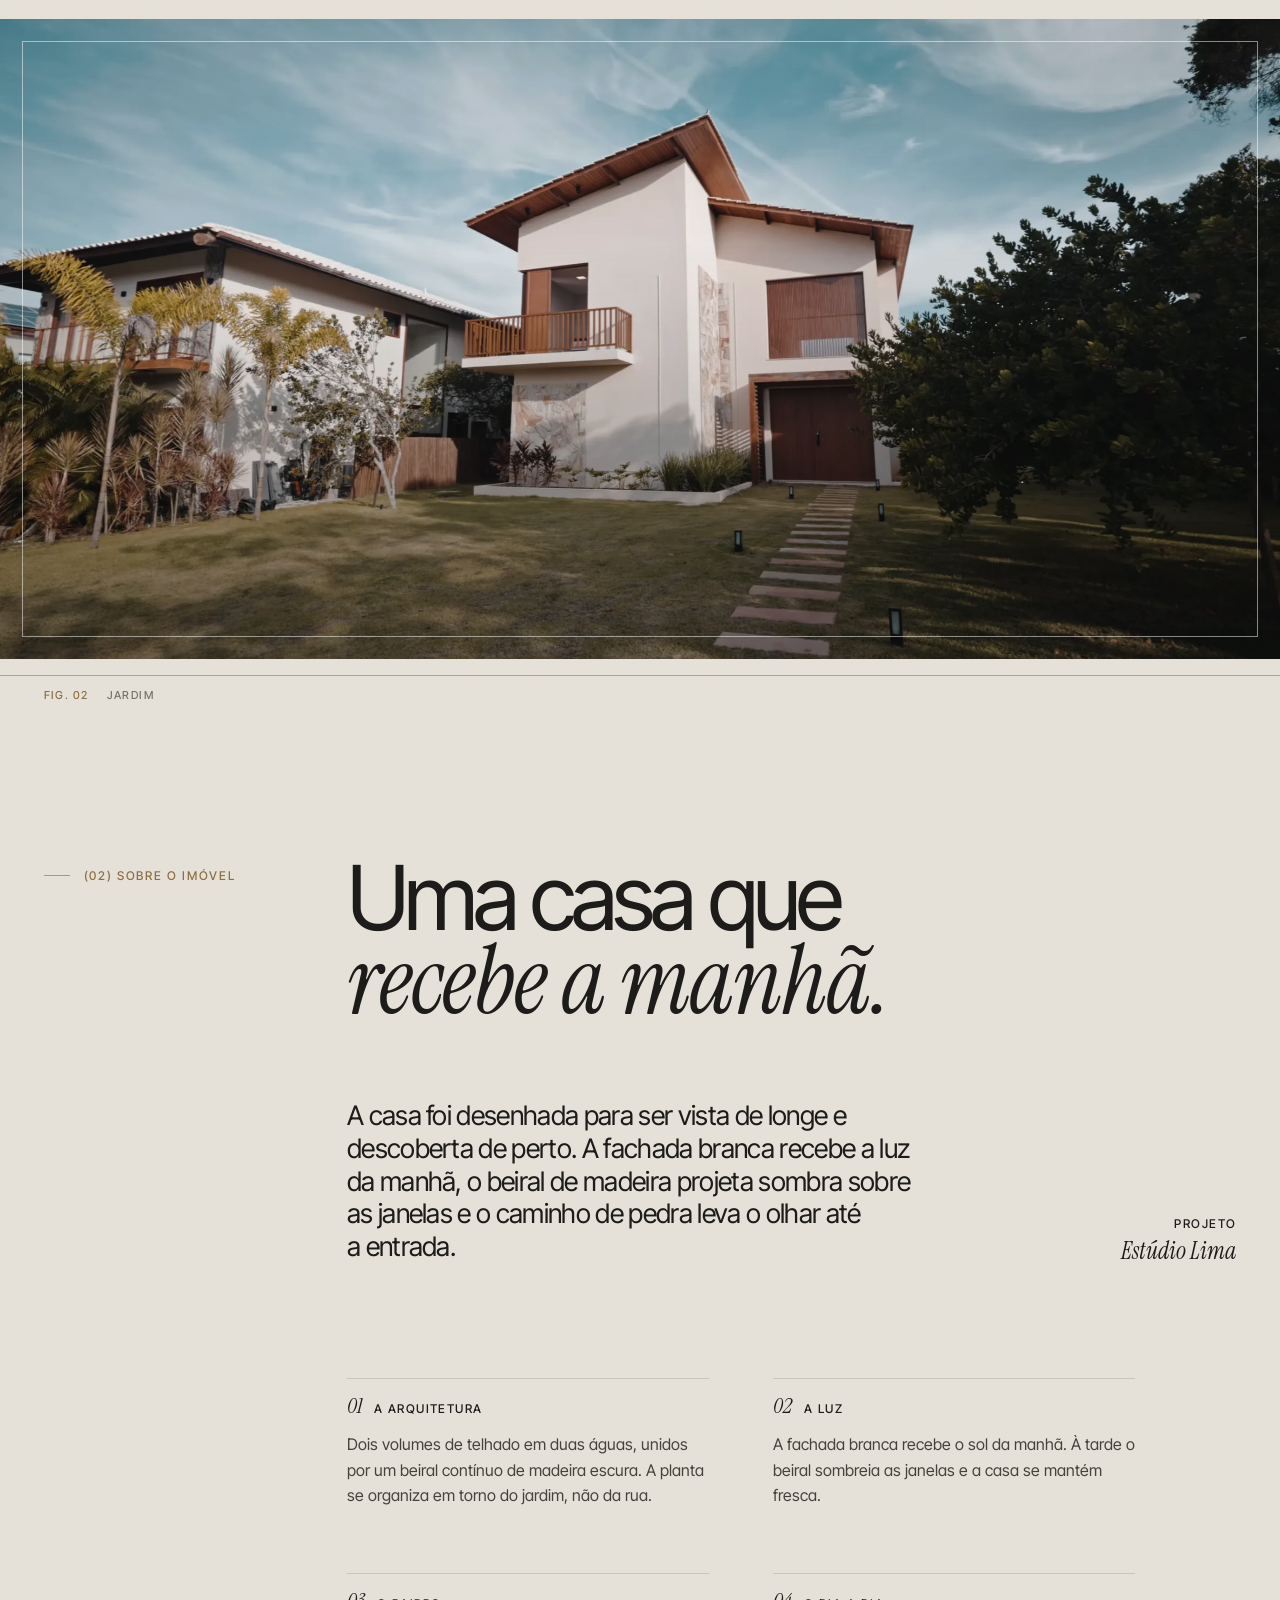
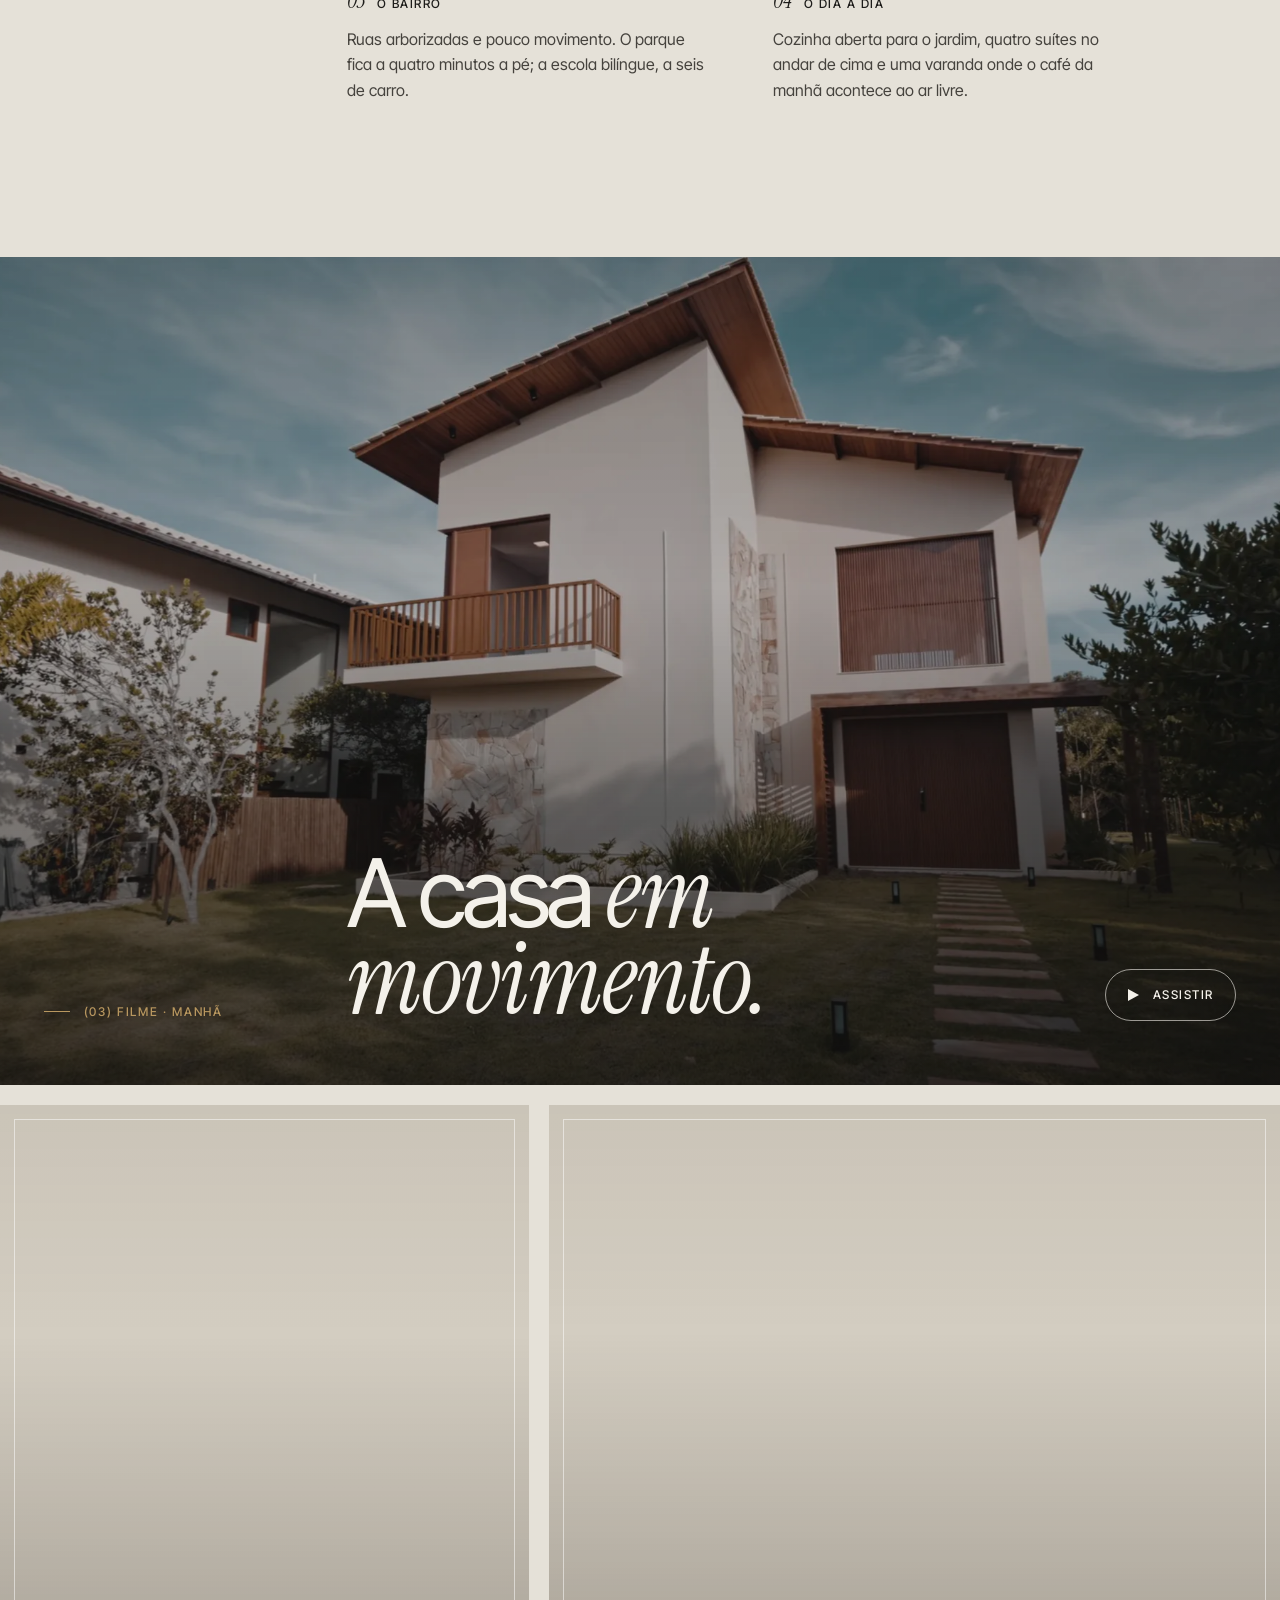
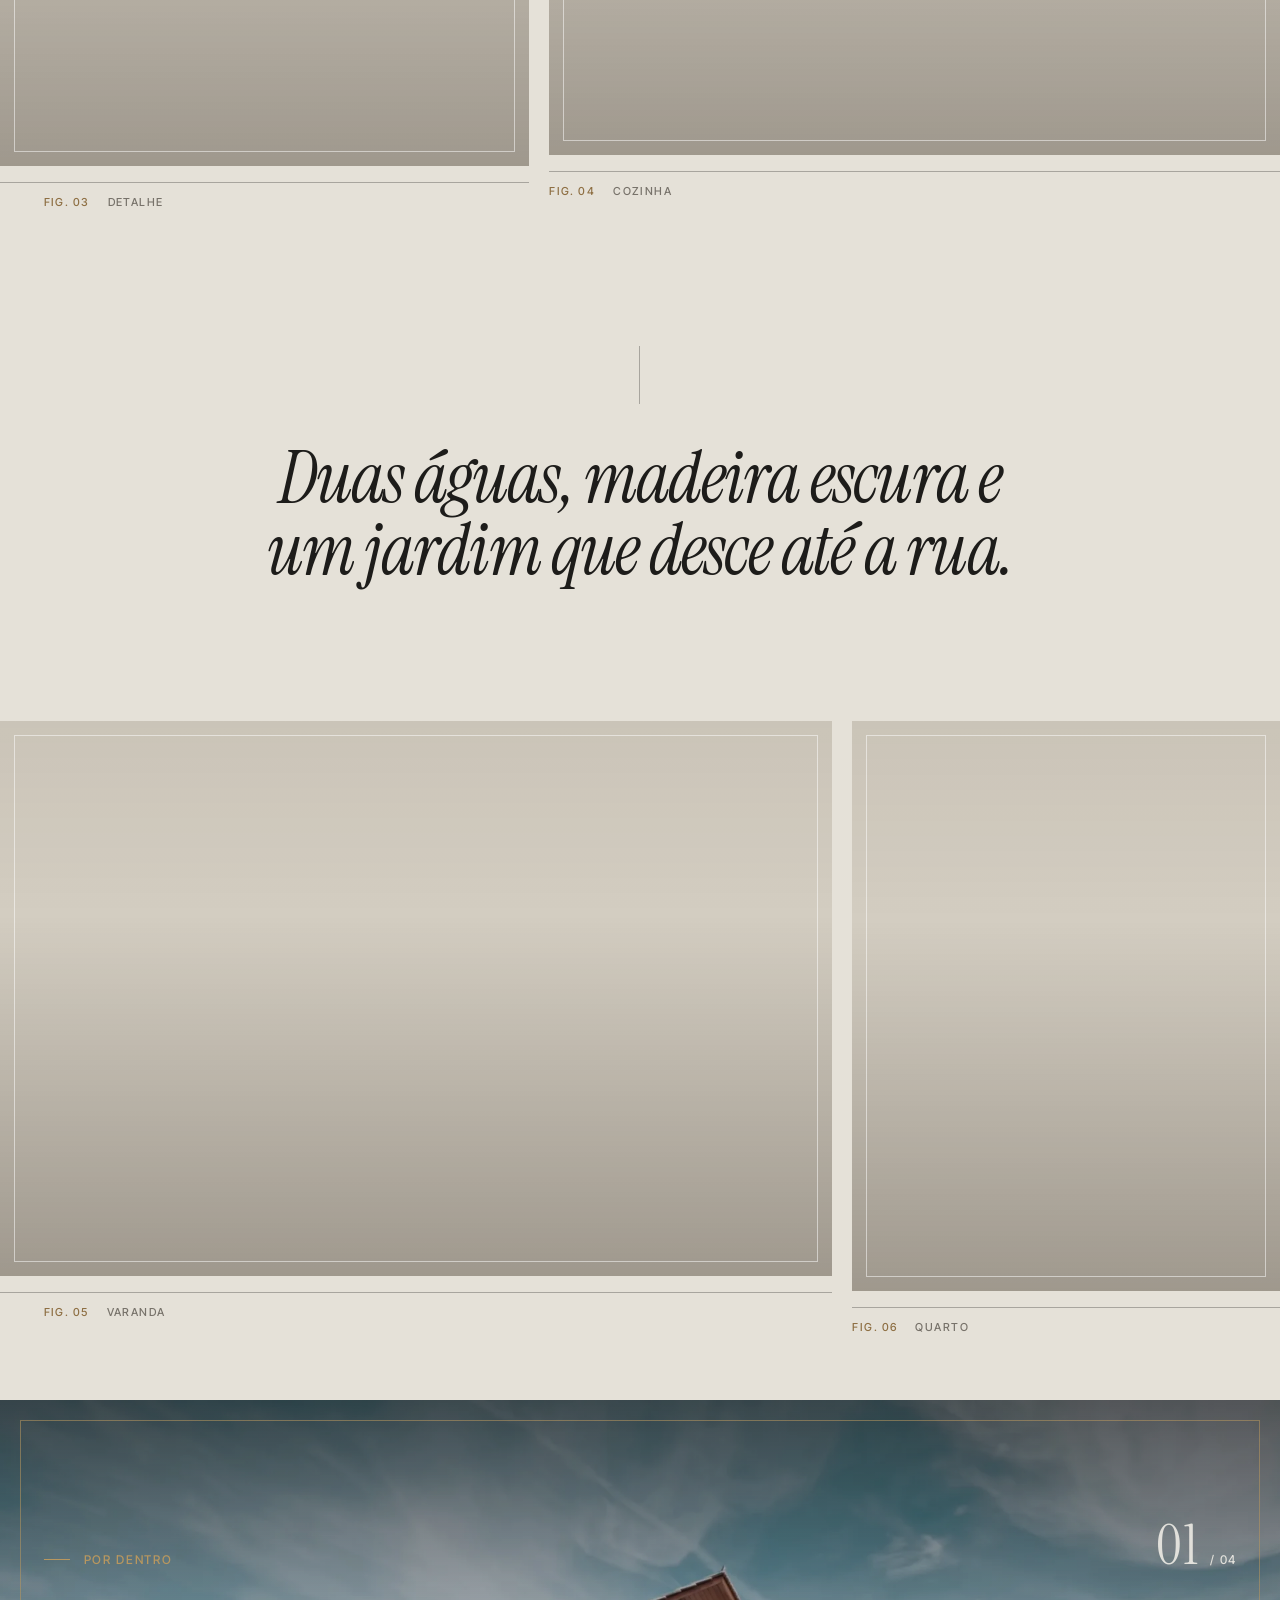
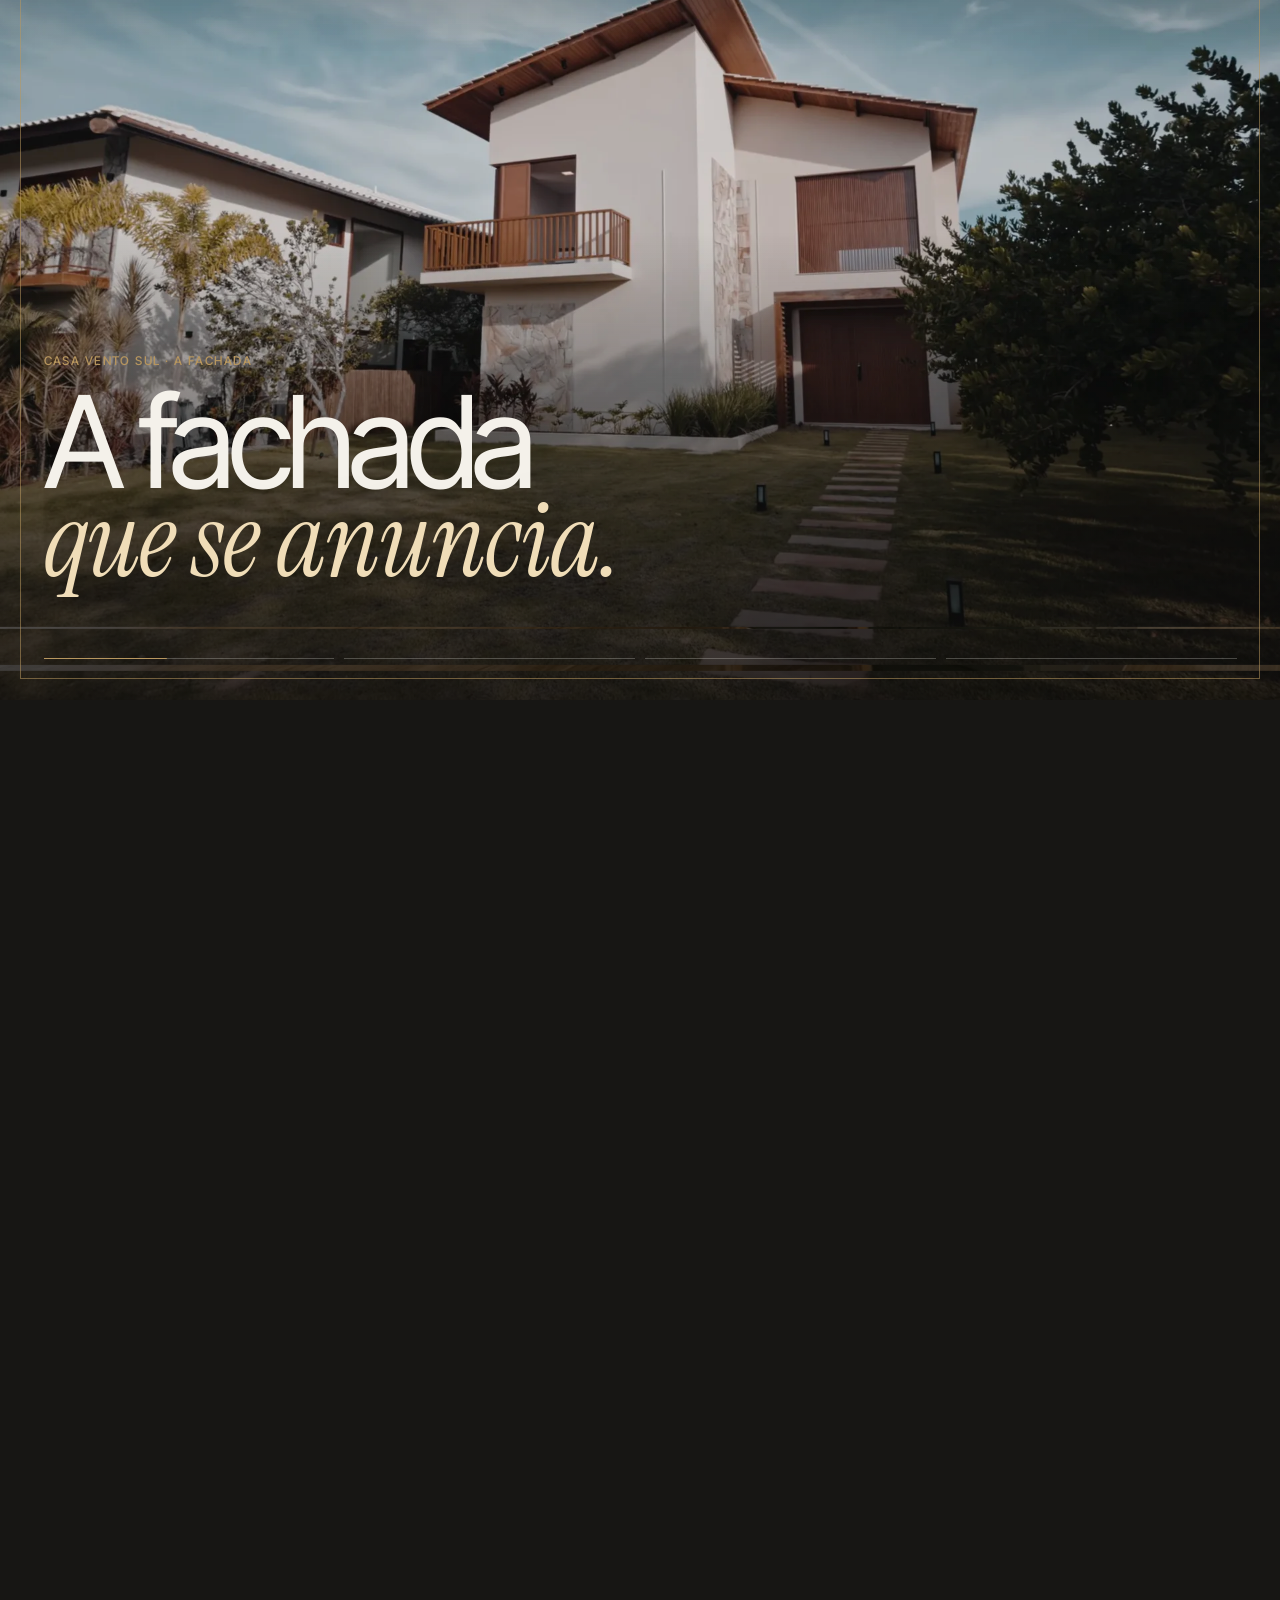
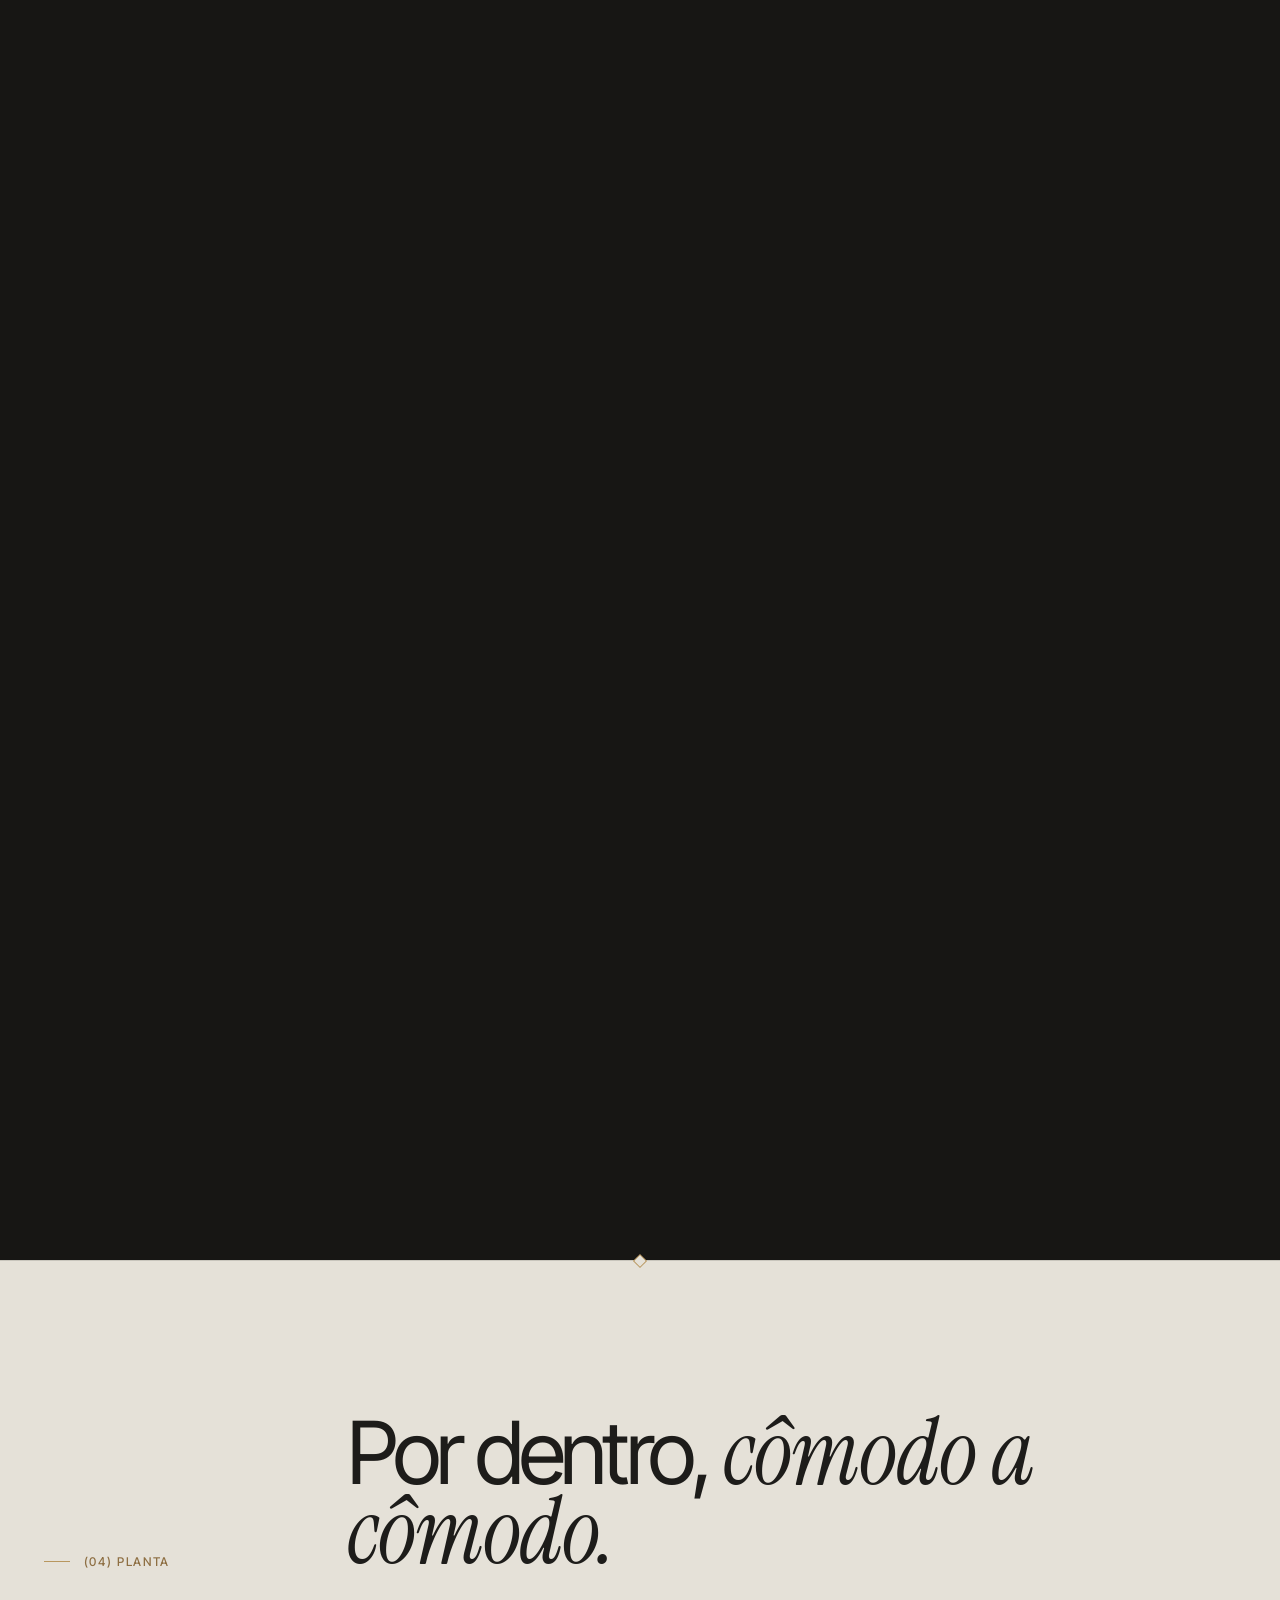
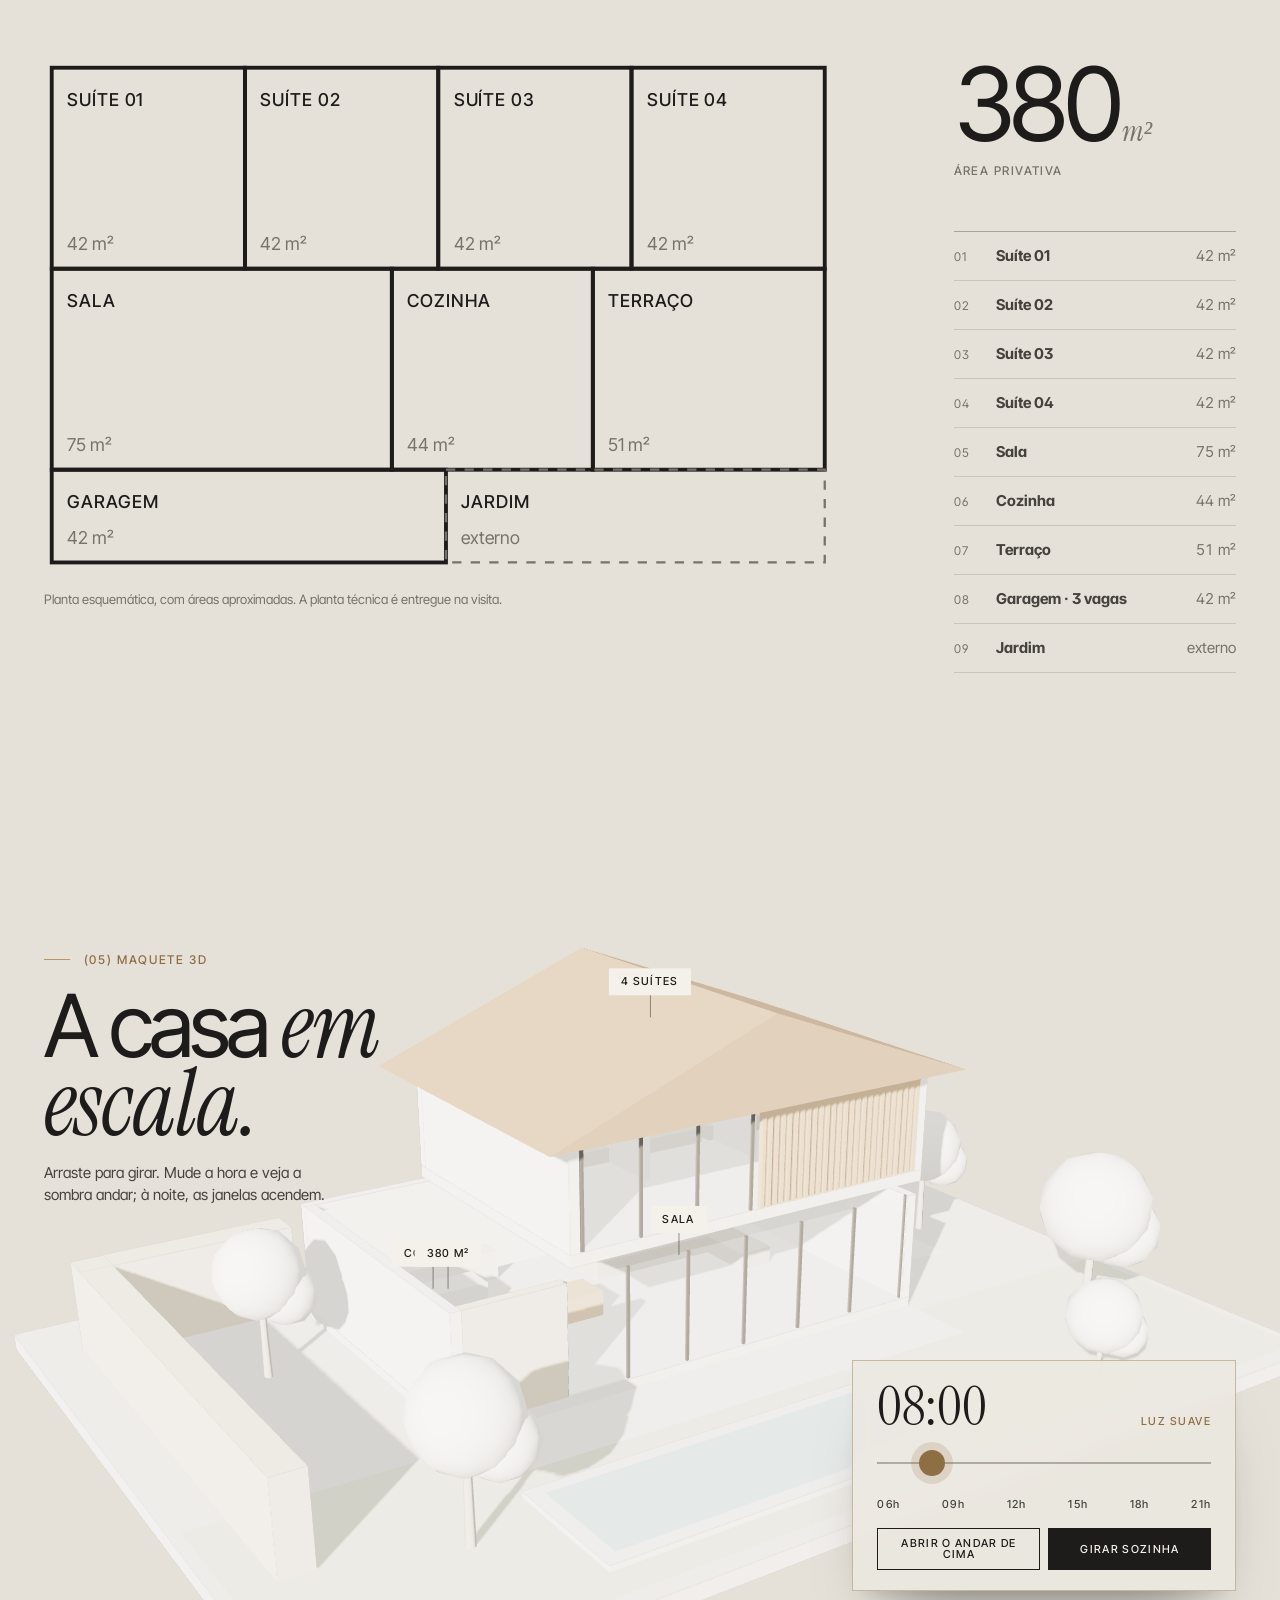
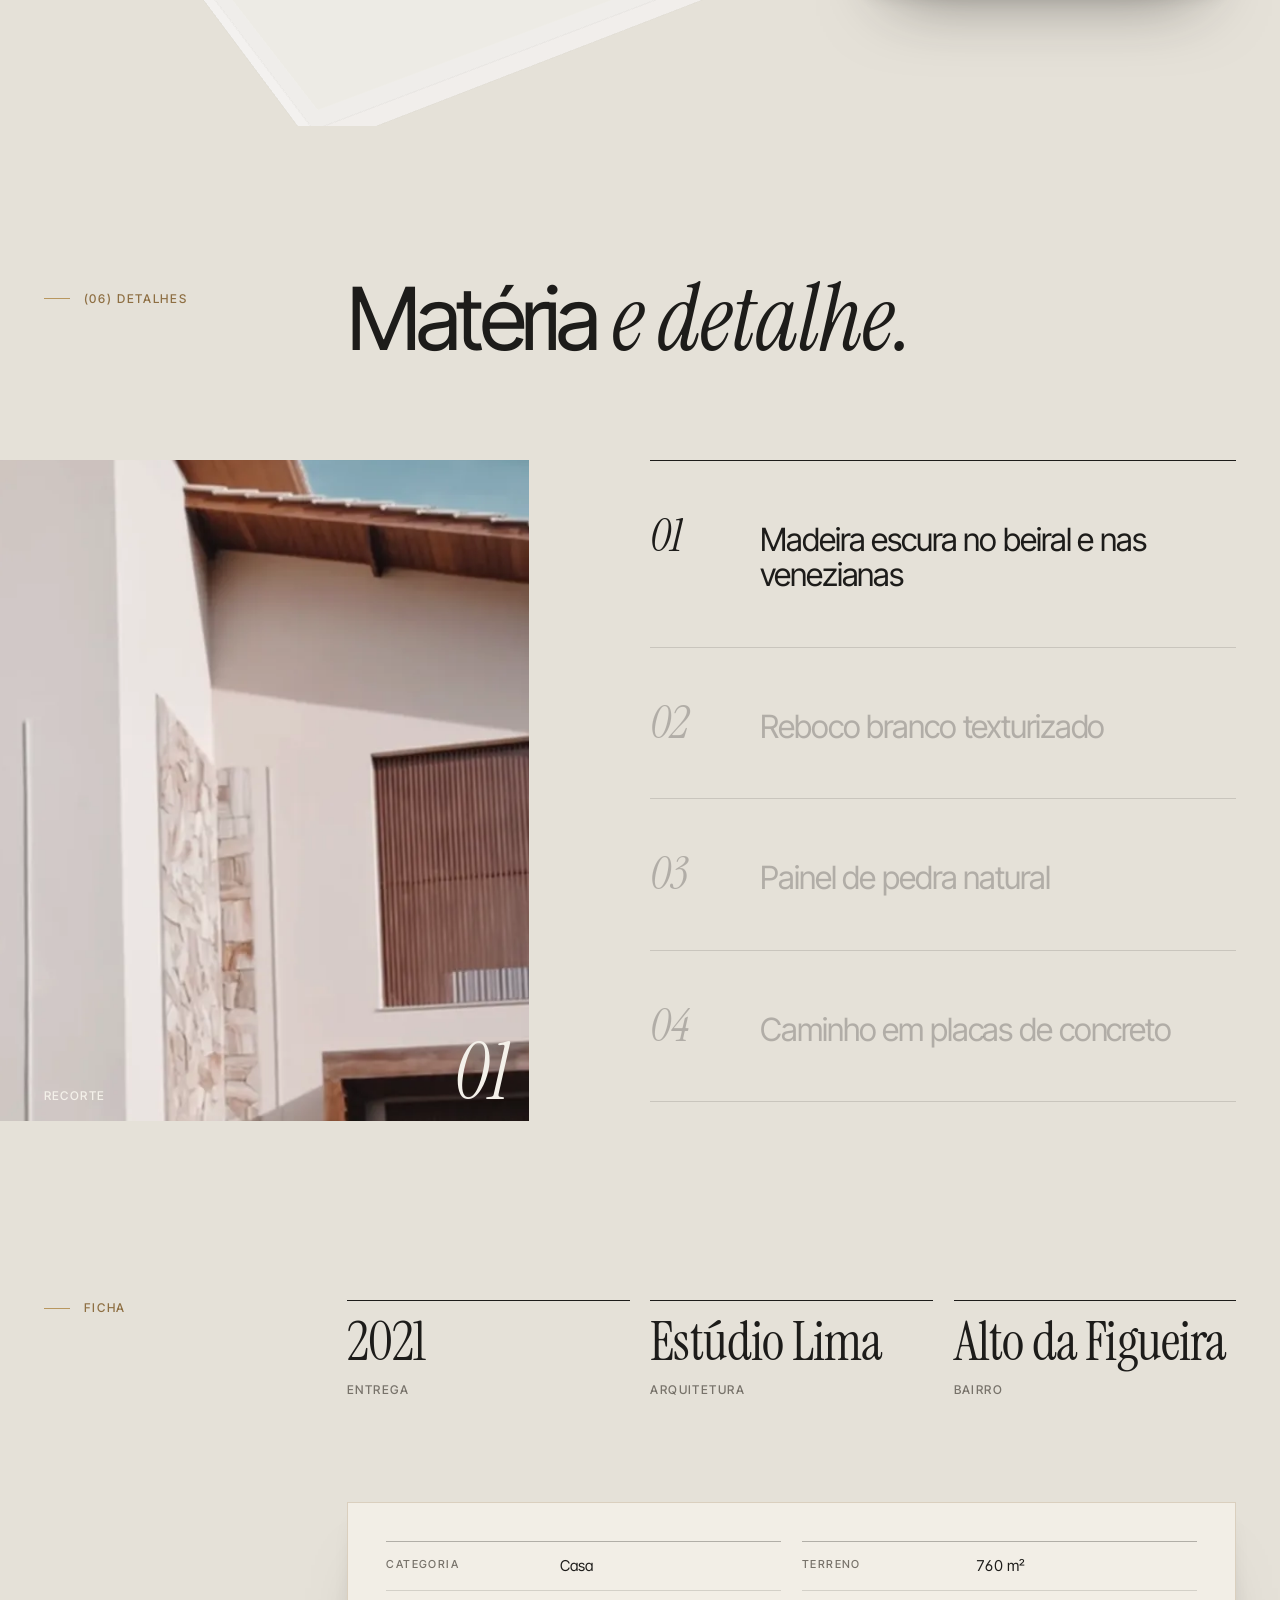
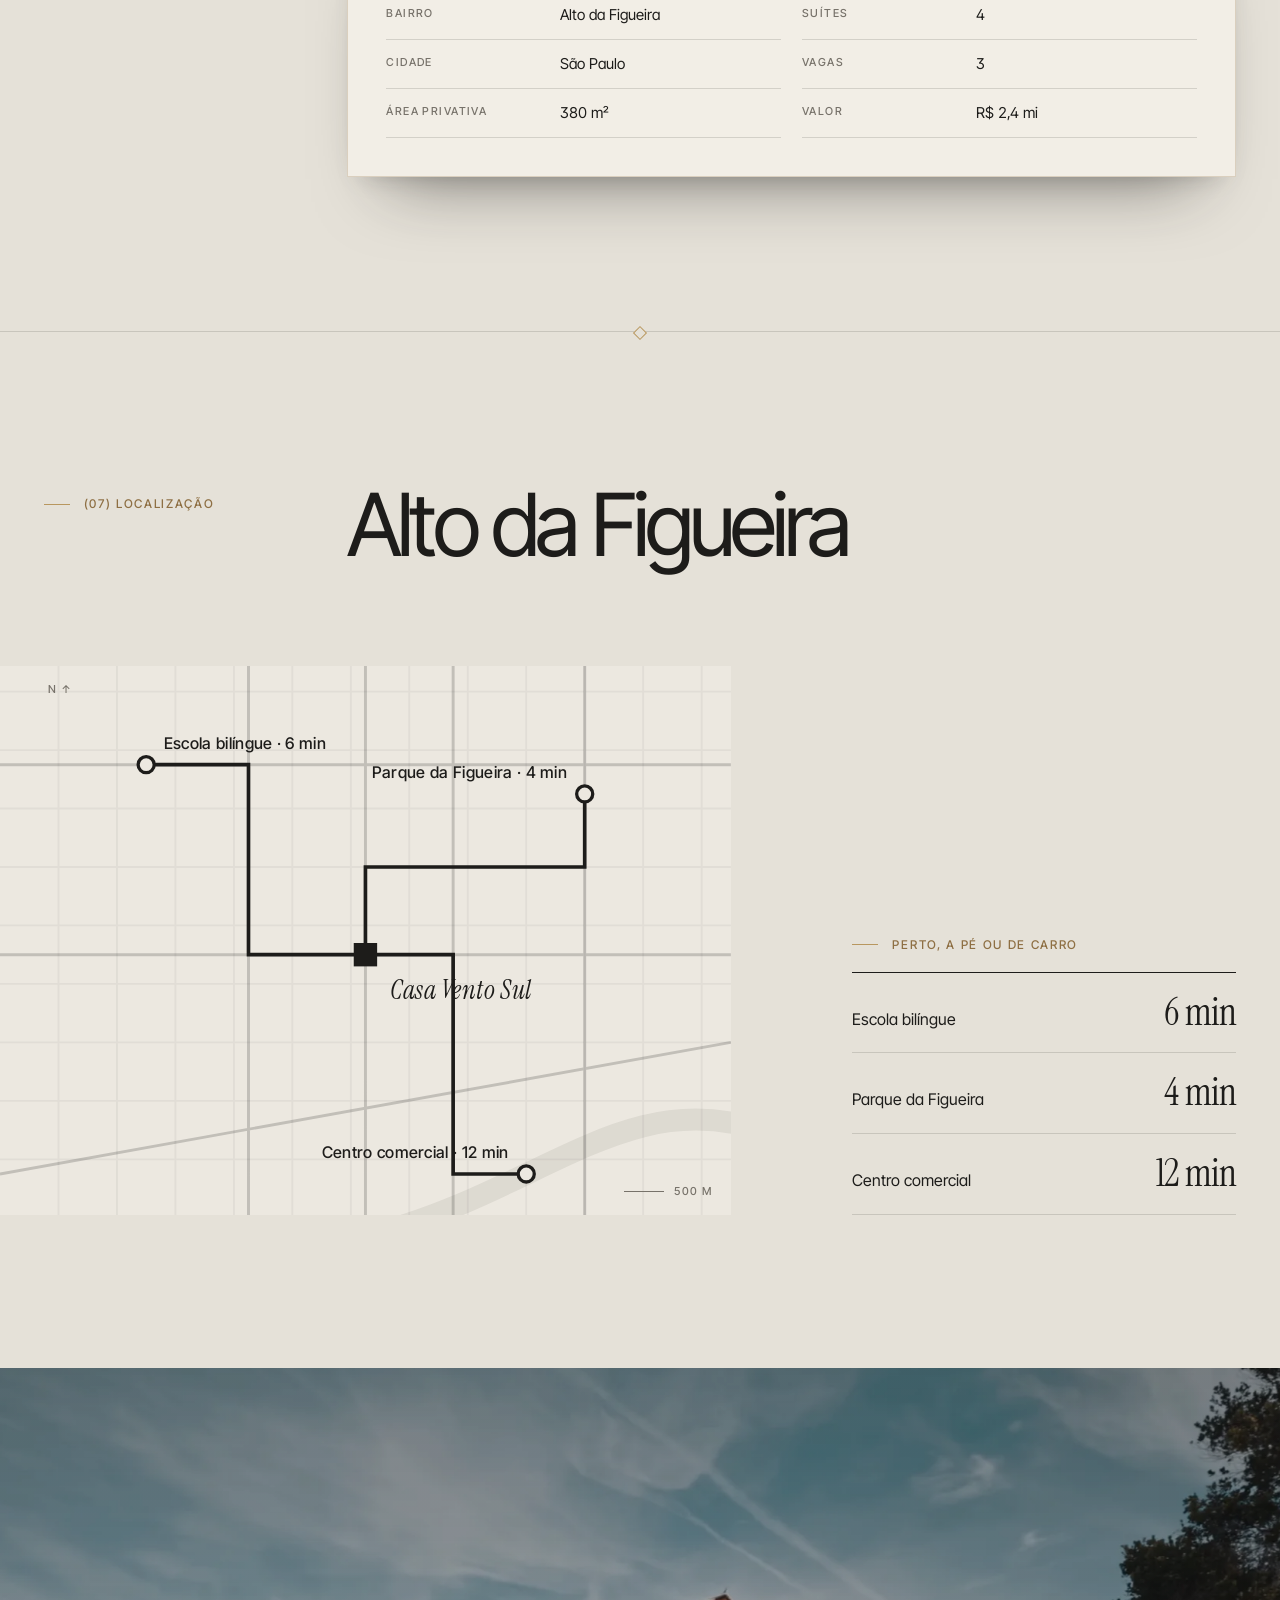
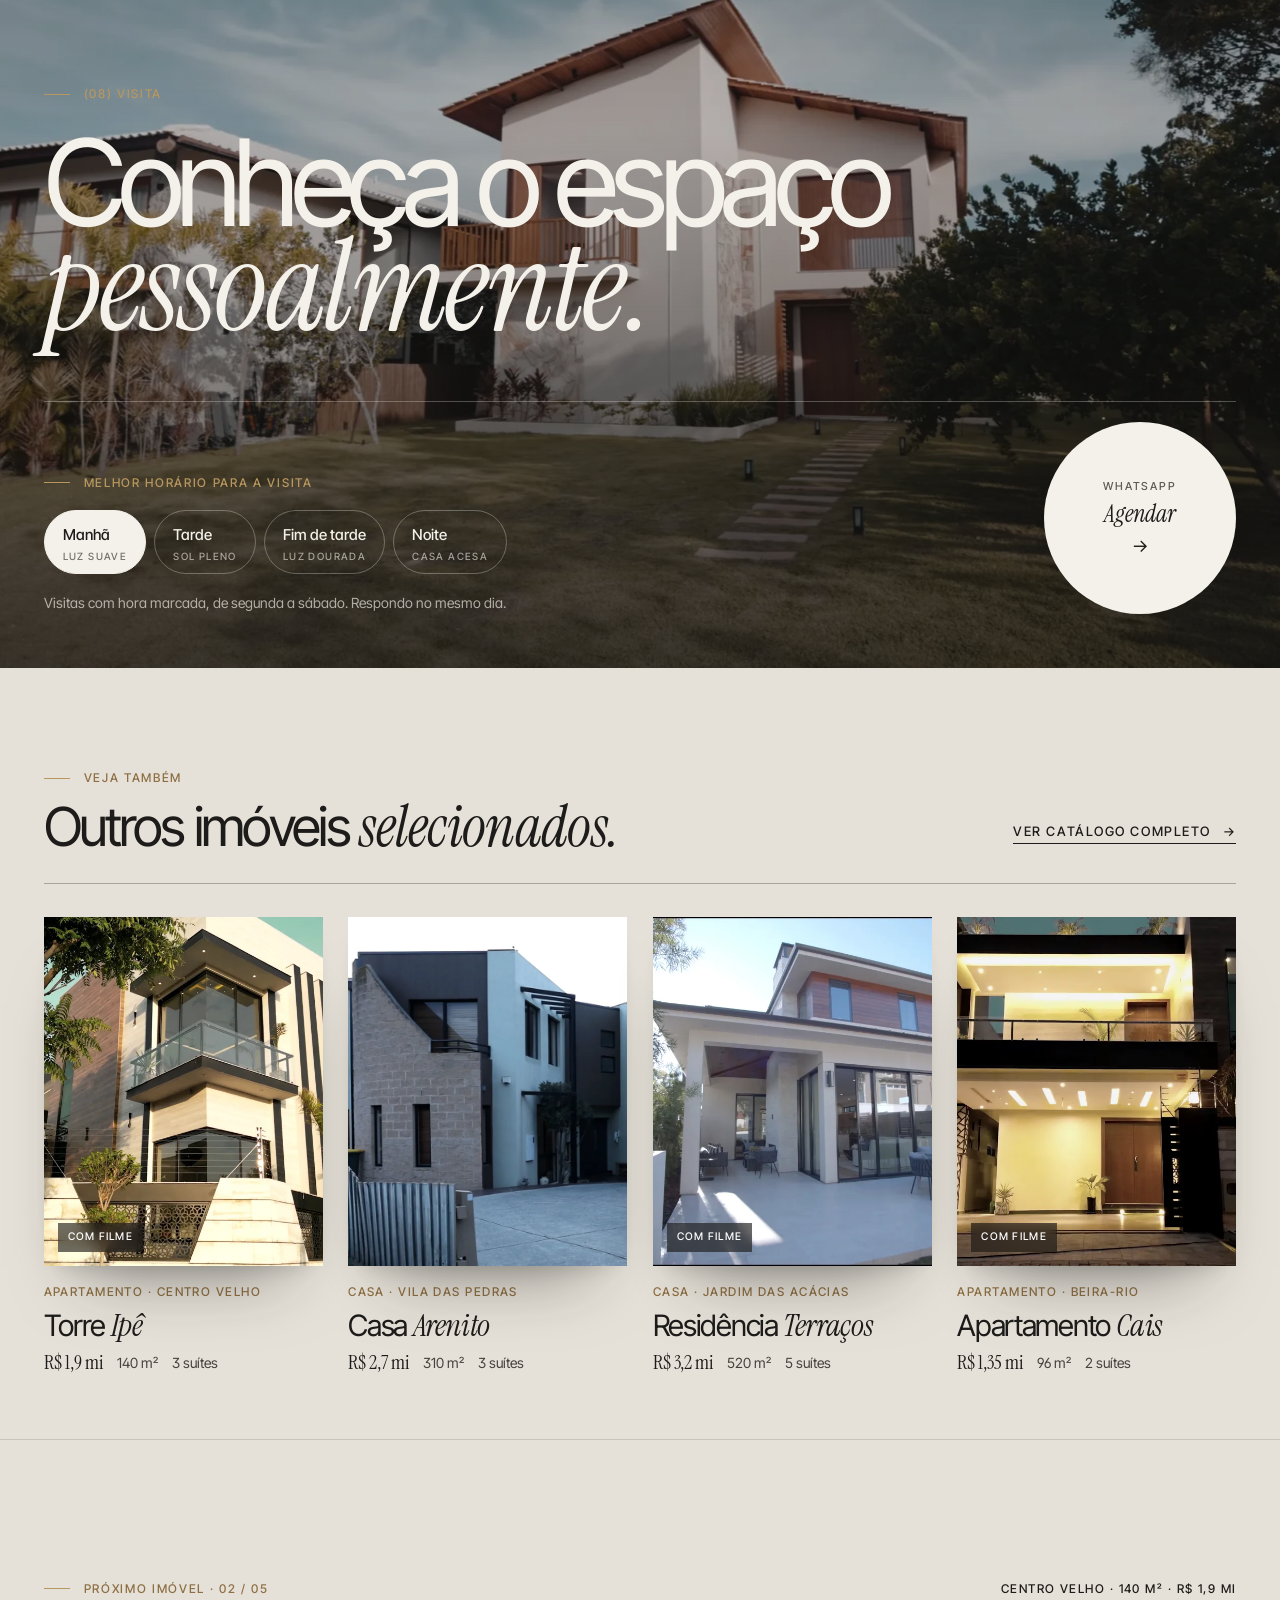
<file: imovel.html>
<!doctype html>
<html lang="pt-BR">
<head>
<meta charset="utf-8">
<meta name="viewport" content="width=device-width,initial-scale=1,viewport-fit=cover">
<title>Imóvel · Helena Aragão</title>
<meta name="description" content="Apresentação do imóvel.">
<meta name="theme-color" content="#E5E1D8">
<script>
(function(){var d=document.documentElement,c=navigator.connection||{};d.classList.add('js');
if((matchMedia('(prefers-reduced-motion: reduce)').matches)||c.saveData||/2g$/.test(c.effectiveType||'')||(navigator.deviceMemory&&navigator.deviceMemory<=2)||(navigator.hardwareConcurrency&&navigator.hardwareConcurrency<=2))d.classList.add('lite');
if(matchMedia('(hover:hover) and (pointer:fine)').matches)d.classList.add('fine');
if(!d.classList.contains('lite'))d.classList.add('px-on');})();
</script>
<link rel="icon" href="assets/logo/favicon.ico" sizes="48x48">
<link rel="icon" href="assets/logo/favicon.svg" type="image/svg+xml">
<link rel="apple-touch-icon" href="assets/logo/apple-touch-icon.png">
<link rel="manifest" href="assets/logo/site.webmanifest">
<link rel="preconnect" href="https://fonts.googleapis.com"><link rel="preconnect" href="https://fonts.gstatic.com" crossorigin>
<link href="https://fonts.googleapis.com/css2?family=Inter+Tight:wght@400;500&family=Instrument+Serif:ital@0;1&display=swap" rel="stylesheet">
<link rel="stylesheet" href="css/style.css">
<script src="js/data.js" defer></script>
<script src="js/catalogo.js" defer></script>
<script src="vendor/lenis.min.js" defer></script>
<script src="js/main.js" defer></script>
<script src="js/blinds.js" defer></script>
<script src="js/maquete-imovel.js" defer></script>
<script src="js/extras.js" defer></script>
</head>
<body data-page="imovel">
<div class="veil" aria-hidden="true"><svg class="mk mk-veil" viewBox="0 0 256 256" aria-hidden="true" focusable="false"><path fill="currentColor" fill-rule="evenodd" d="M231.34 171.18 112.63 34.20 22.58 214.29 36.00 221.00 52.77 221.00 119.37 87.80 208.66 190.82ZM108.00 141.00 108.00 221.00 124.00 221.00 124.00 141.00Z"/></svg><b>Helena <em>Aragão</em></b></div>
<div class="grain" aria-hidden="true"></div>
<div class="cursor" id="cursor" aria-hidden="true"><span>Ver</span></div>

<header class="nav" id="nav">
  <a class="logo" href="index.html" aria-label="Helena Aragão, início"><svg class="mk" viewBox="0 0 256 256" aria-hidden="true" focusable="false"><path fill="currentColor" fill-rule="evenodd" d="M231.34 171.18 112.63 34.20 22.58 214.29 36.00 221.00 52.77 221.00 119.37 87.80 208.66 190.82ZM108.00 141.00 108.00 221.00 124.00 221.00 124.00 141.00Z"/></svg><b>Helena <em>Aragão</em></b><span class="logo-sub">Imóveis selecionados</span></a>
  <p class="nav-ch" id="nav-ch" aria-hidden="true"><span id="nav-n">01</span><b id="nav-t">O imóvel</b></p>
  <nav class="nav-links" aria-label="Principal">
    <a href="index.html#colecao"><span data-t="Coleção">Coleção</span></a><a href="catalogo.html"><span data-t="Catálogo">Catálogo</span></a><a href="index.html#filmes"><span data-t="Filmes">Filmes</span></a><a href="index.html#servicos"><span data-t="Comprar e vender">Comprar e vender</span></a><a href="index.html#sobre"><span data-t="Sobre">Sobre</span></a><a href="#agendar"><span data-t="Agendar visita">Agendar visita</span></a>
  </nav>
  <button class="menu-btn" id="menu-btn" type="button" aria-expanded="false" aria-controls="menu"><span class="mb-t"><span>Menu</span><span>Fechar</span></span><span class="mb-i" aria-hidden="true"><i></i><i></i></span></button>
</header>
<div class="menu" id="menu" inert>
  <nav class="menu-l" aria-label="Menu">
    <a href="index.html#colecao" style="--i:0"><i>01</i><span>Coleção</span></a><a href="catalogo.html" style="--i:1"><i>02</i><span>Catálogo</span></a><a href="index.html#filmes" style="--i:2"><i>03</i><span>Filmes</span></a><a href="index.html#servicos" style="--i:3"><i>04</i><span>Comprar e vender</span></a><a href="index.html#sobre" style="--i:4"><i>05</i><span>Sobre</span></a><a href="#agendar" style="--i:5"><i>06</i><span>Agendar <em>visita</em></span></a>
  </nav>
  <div class="menu-fig">
    <img id="menu-img" src="assets/foto/vento-3-s.webp" alt="" loading="lazy" decoding="async">
    <div><p>São Paulo · Atendimento com hora marcada, de segunda a sábado.</p><a href="https://wa.me/5500000000000" rel="noopener">WhatsApp →</a></div>
  </div>
</div>

<main id="app"><noscript><p style="padding:140px 24px">Ative o JavaScript para ver este imóvel, ou volte para a <a href="index.html">coleção</a>.</p></noscript></main>
</body>
</html>
</file>
<file: css/style.css>
/* Helena Aragão · galeria de arquitetura + revista de design + imobiliária boutique.
   Poucos elementos, cada um com presença: fotografia grande, tipografia em escala, espaço para respirar. */
:root{
  --bg:#E5E1D8;--paper:#ECE8E0;--ink:#1D1C1A;--ink2:#45423D;--gray:#77726A;--line:rgba(29,28,26,.14);--line2:rgba(29,28,26,.3);
  --light:#F4F1EA;--night:#171614;
  --sans:"Inter Tight","Helvetica Neue",Helvetica,Arial,system-ui,sans-serif;
  --serif:"Instrument Serif",Georgia,"Times New Roman",serif;
  --gut:clamp(18px,3.4vw,56px);--gap:clamp(12px,1.6vw,24px);--sec:clamp(104px,12vw,224px);
  --bleed:calc(var(--gut) + max(0px,(100vw - 1800px)/2));
  --ease:cubic-bezier(.19,1,.22,1);--ease2:cubic-bezier(.77,0,.18,1);--ease3:cubic-bezier(.33,1,.68,1)
}
*{box-sizing:border-box;margin:0;padding:0}
html{scroll-behavior:smooth;-webkit-text-size-adjust:100%;background:var(--bg)}
html.lenis,html.lenis body{height:auto}
.lenis.lenis-smooth{scroll-behavior:auto!important}
.lenis.lenis-stopped{overflow:hidden}
body{background:var(--bg);color:var(--ink);font:400 16px/1.6 var(--sans);font-feature-settings:"ss01","cv11";-webkit-font-smoothing:antialiased;-moz-osx-font-smoothing:grayscale;overflow-x:clip;text-rendering:optimizeLegibility}
img,canvas{display:block;max-width:100%}
a{color:inherit;text-decoration:none}
button{font:inherit;color:inherit;background:none;border:0;cursor:pointer}
ul,ol{list-style:none}
::selection{background:var(--ink);color:var(--bg)}
:focus-visible{outline:1px solid currentColor;outline-offset:4px}
.sr{position:absolute;width:1px;height:1px;overflow:hidden;clip:rect(0 0 0 0);white-space:nowrap}
.wrap{padding-inline:var(--gut);max-width:1800px;margin-inline:auto}
.g{display:grid;grid-template-columns:repeat(12,minmax(0,1fr));column-gap:var(--gap)}
dd{font-variant-numeric:tabular-nums}

/* ================= TIPOGRAFIA ================= */
.it{font-family:var(--serif);font-style:italic;font-weight:400;letter-spacing:-.012em;font-size:1.06em;line-height:.8}
.lbl{font:500 12px/1.4 var(--sans);letter-spacing:.14em;text-transform:uppercase;color:var(--gray);grid-column:1/4}
.h2{font:400 clamp(46px,6.8vw,128px)/.9 var(--sans);letter-spacing:-.055em}
.h3{font:400 clamp(24px,2vw,32px)/1.12 var(--sans);letter-spacing:-.025em}
.lead{font:400 clamp(22px,2.1vw,34px)/1.22 var(--sans);letter-spacing:-.025em;text-wrap:pretty}
.num{font-family:var(--serif);font-weight:400;letter-spacing:-.02em;font-variant-numeric:lining-nums}
.cap{font:500 12px/1.4 var(--sans);letter-spacing:.12em;text-transform:uppercase}

/* palavras reveladas por máscara: cada palavra sobe de dentro de uma janela */
.w{display:inline-block;overflow:hidden;vertical-align:top;padding:.1em .06em .14em;margin:-.1em -.06em -.14em}
.w>i{display:inline-block;font-style:inherit}
.js:not(.lite) .split .w>i{transform:translate3d(0,112%,0);transition:transform 1.4s var(--ease);transition-delay:calc(var(--i,0)*.06s + var(--d,0s))}
.js:not(.lite) .split.in .w>i{transform:none}

/* link com sublinhado que se redesenha */
.ln{position:relative;display:inline-flex;align-items:center;gap:12px;font:500 13px/1 var(--sans);letter-spacing:.12em;text-transform:uppercase;padding-block:14px}
.ln::after{content:"";position:absolute;left:0;right:0;bottom:8px;height:1px;background:currentColor;transform-origin:100% 50%}
.ln:hover::after{animation:redraw .9s var(--ease2)}
.ln i{font-style:normal;transition:transform .7s var(--ease)}
.ln:hover i{transform:translateX(6px)}
@keyframes redraw{0%{transform:scaleX(1);transform-origin:100% 50%}45%{transform:scaleX(0);transform-origin:100% 50%}46%{transform:scaleX(0);transform-origin:0 50%}100%{transform:scaleX(1);transform-origin:0 50%}}

/* textura de papel, quase invisível */
.grain{position:fixed;inset:-50%;z-index:150;pointer-events:none;opacity:.06;mix-blend-mode:multiply;background-image:url("data:image/svg+xml,%3Csvg xmlns='http://www.w3.org/2000/svg' width='220' height='220'%3E%3Cfilter id='n'%3E%3CfeTurbulence type='fractalNoise' baseFrequency='.85' numOctaves='3' stitchTiles='stitch'/%3E%3CfeColorMatrix values='0 0 0 0 0 0 0 0 0 0 0 0 0 0 0 0 0 0 .9 0'/%3E%3C/filter%3E%3Crect width='100%25' height='100%25' filter='url(%23n)'/%3E%3C/svg%3E")}
.lite .grain{display:none}

/* botões */
.btn{display:inline-flex;align-items:center;justify-content:space-between;gap:28px;min-height:56px;padding:0 26px;border:1px solid currentColor;border-radius:99px;font:500 13px/1 var(--sans);letter-spacing:.12em;text-transform:uppercase;position:relative;overflow:hidden;isolation:isolate;transition:color .6s var(--ease)}
.btn::before{content:"";position:absolute;inset:-1px;z-index:-1;background:var(--ink);transform:translateY(101%);border-radius:inherit;transition:transform .7s var(--ease)}
.btn i{font-style:normal;transition:transform .7s var(--ease)}
.btn:hover{color:var(--bg)}.btn:hover::before{transform:none}.btn:hover i{transform:translateX(5px)}
.copy{font:500 12px/1 var(--sans);letter-spacing:.1em;text-transform:uppercase;color:inherit;opacity:.65;min-height:44px;padding-inline:8px;transition:opacity .4s}
.copy:hover{opacity:1}

/* botão grande e magnético do convite final */
.orb{position:relative;display:grid;place-items:center;width:clamp(168px,15vw,236px);aspect-ratio:1;border-radius:50%;background:var(--light);color:var(--ink);text-align:center;isolation:isolate;overflow:hidden;will-change:transform;transition:color .7s var(--ease),transform 1s var(--ease)}
.orb::before{content:"";position:absolute;inset:0;z-index:-1;border-radius:50%;background:var(--ink);transform:scale(0);transition:transform .9s var(--ease)}
.orb:hover{color:var(--light)}.orb:hover::before{transform:scale(1)}
.orb-t{display:grid;gap:10px;justify-items:center;font:400 clamp(24px,1.9vw,32px)/1 var(--serif);font-style:italic;letter-spacing:-.01em}
.orb-t small{font:500 11px/1 var(--sans);font-style:normal;letter-spacing:.16em;text-transform:uppercase;opacity:.7}
.orb-t i{font-style:normal;font-family:var(--sans);font-size:18px;transition:transform .7s var(--ease)}
.orb:hover .orb-t i{transform:translateX(6px)}

/* troca de página: uma cortina de papel sobe e desce */
.veil{position:fixed;inset:0;z-index:200;background:var(--bg);pointer-events:none;transform:translateY(-100%);display:grid;place-items:center}
.veil b{font:400 clamp(22px,2vw,30px)/1 var(--sans);letter-spacing:-.03em;opacity:0;transition:opacity .4s}
.veil b em{font:italic 400 1.08em var(--serif)}
.js:not(.lite) .veil{animation:veilOut 1.1s var(--ease2) .05s both}
.js:not(.lite) .veil.on{animation:veilIn .6s var(--ease2) both}
.veil.on b{opacity:1;transition-delay:.3s}
@keyframes veilOut{from{transform:none}to{transform:translateY(-100%)}}
@keyframes veilIn{from{transform:translateY(100%)}to{transform:none}}

/* ================= TELA DE ENTRADA ================= */
.intro-screen{display:none}
html.intro body{overflow:hidden}
html.intro .intro-screen{position:fixed;inset:0;z-index:300;display:grid;place-items:center;background:var(--bg);transition:clip-path 1.3s var(--ease2)}
.intro-screen.out{clip-path:inset(0 0 100% 0)}
.intro-in{text-align:center}
.intro-mark{font:400 clamp(48px,8vw,132px)/.9 var(--sans);letter-spacing:-.06em;overflow:hidden;padding:.06em .06em .12em}
.intro-mark span,.intro-mark em{display:inline-block;animation:upIn 1.4s var(--ease) both}
.intro-mark em{font:italic 400 1.08em var(--serif);letter-spacing:-.01em;animation-delay:.14s}
.intro-sub{margin-top:22px;animation:fadeIn 1.2s var(--ease) .6s both}
.intro-n{position:absolute;right:var(--gut);bottom:30px;font:400 clamp(40px,6vw,96px)/1 var(--serif);font-variant-numeric:tabular-nums}
.intro-line{position:absolute;left:var(--gut);right:var(--gut);bottom:20px;height:1px;background:var(--line)}
.intro-line i{display:block;height:100%;background:var(--ink);transform:scaleX(0);transform-origin:0 50%}
@keyframes upIn{from{transform:translateY(110%)}}
@keyframes fadeIn{from{opacity:0}}
@keyframes riseIn{from{opacity:0;transform:translate3d(0,18px,0)}}

/* ================= NAVEGAÇÃO ================= */
.nav{position:fixed;inset:0 0 auto;z-index:80;display:flex;align-items:center;gap:24px;padding:18px var(--gut);color:var(--ink);transition:transform .9s var(--ease),padding .7s var(--ease),color .6s}
.nav::before{content:"";position:absolute;inset:0;z-index:-1;background:rgba(229,225,216,.82);-webkit-backdrop-filter:blur(14px);backdrop-filter:blur(14px);border-bottom:1px solid var(--line);opacity:0;transition:opacity .6s}
.nav.solid::before{opacity:1}
.nav.scrolled{padding-block:8px}
.nav.on-photo:not(.solid){color:var(--light)}
.nav.hide{transform:translateY(-101%)}
.logo{display:flex;align-items:baseline;padding-block:14px;white-space:nowrap;font:500 15px/1 var(--sans);letter-spacing:-.02em}
.logo b{font-weight:500}
.logo b em{font:italic 400 1.14em var(--serif);letter-spacing:0;margin-left:.1em}
.logo-sub{display:inline-block;overflow:hidden;max-width:220px;margin-left:14px;font:500 11px/1 var(--sans);letter-spacing:.14em;text-transform:uppercase;opacity:.6;transition:max-width .9s var(--ease),opacity .6s,margin .9s var(--ease)}
.nav.scrolled .logo-sub{max-width:0;opacity:0;margin-left:0}
/* capítulo atual aparece no lugar do subtítulo */
.nav-ch{display:flex;align-items:baseline;gap:10px;font:500 11px/1 var(--sans);letter-spacing:.14em;text-transform:uppercase;opacity:0;transform:translateY(6px);transition:opacity .6s,transform .8s var(--ease);white-space:nowrap}
.nav-ch b{font:italic 400 15px/1 var(--serif);letter-spacing:0;text-transform:none}
.nav-ch::before{content:"";width:28px;height:1px;background:currentColor;opacity:.4;align-self:center}
.nav.scrolled .nav-ch.on{opacity:.75;transform:none}
.nav-links{display:flex;gap:clamp(18px,2.2vw,40px);margin-left:auto}
.nav-links a{position:relative;display:block;overflow:hidden;padding-block:12px;font:500 12px/1.2 var(--sans);letter-spacing:.13em;text-transform:uppercase}
.nav-links a span{display:block;position:relative;transition:transform .7s var(--ease)}
.nav-links a span::after{content:attr(data-t);position:absolute;left:0;top:100%;padding-top:12px}
.nav-links a:hover span{transform:translateY(calc(-100% - 12px))}
.nav-links sup{font-size:9px;margin-left:3px;opacity:.6}
.nav-links a::after{content:"";position:absolute;left:0;right:0;bottom:6px;height:1px;background:currentColor;transform:scaleX(0);transform-origin:100% 50%;transition:transform .8s var(--ease)}
.nav-links a.cur::after{transform:scaleX(1);transform-origin:0 50%}
.menu-btn{display:none;align-items:center;gap:14px;margin-left:auto;min-height:44px;padding-inline:4px;font:500 12px/1 var(--sans);letter-spacing:.14em;text-transform:uppercase}
.mb-i{position:relative;width:26px;height:10px}
.mb-i i{position:absolute;left:0;right:0;height:1px;background:currentColor;transition:transform .7s var(--ease),top .7s var(--ease)}
.mb-i i:first-child{top:0}.mb-i i:last-child{top:9px}
.menu-open .mb-i i:first-child{top:5px;transform:rotate(45deg) scaleX(.62)}
.menu-open .mb-i i:last-child{top:5px;transform:rotate(-45deg) scaleX(.62)}
.mb-t{display:block;height:12px;overflow:hidden}
.mb-t span{display:block;transition:transform .7s var(--ease)}
.menu-open .mb-t span{transform:translateY(-100%)}
.nav.menu-open{color:var(--light)!important}
.nav.menu-open::before{opacity:0!important}
@media(max-width:560px){.nav-ch{display:none}}
@media(max-width:1000px){.nav-links{display:none}.menu-btn{display:flex}.logo-sub{display:none}.nav{padding-block:10px}.nav.scrolled{padding-block:6px}}

/* menu do celular: uma cortina escura com o índice da casa */
.menu{position:fixed;inset:0;z-index:70;display:flex;flex-direction:column;padding:92px var(--gut) 28px;background:var(--night);color:var(--light);visibility:hidden;clip-path:inset(0 0 100% 0);transition:clip-path .9s var(--ease2),visibility 0s .9s}
.menu.open{visibility:visible;clip-path:inset(0);transition:clip-path .9s var(--ease2),visibility 0s}
.menu-l{display:grid;border-top:1px solid rgba(244,241,234,.16)}
.menu-l a{display:flex;align-items:baseline;gap:18px;padding-block:14px;border-bottom:1px solid rgba(244,241,234,.16);overflow:hidden}
.menu-l a i{width:2.4ch;font:500 11px/1 var(--sans);letter-spacing:.12em;font-style:normal;opacity:.5}
.menu-l a span{display:block;font:400 clamp(36px,10vw,64px)/1 var(--sans);letter-spacing:-.05em;transform:translateY(110%);transition:transform 1s var(--ease)}
.menu-l a span em{font:italic 400 1.06em var(--serif);letter-spacing:0}
.menu.open .menu-l a span{transform:none;transition-delay:calc(.25s + var(--i)*.06s)}
.menu-fig{margin-top:auto;display:grid;grid-template-columns:96px 1fr;gap:16px;align-items:end;padding-top:24px;opacity:0;transform:translateY(16px);transition:opacity .8s,transform 1s var(--ease)}
.menu.open .menu-fig{opacity:1;transform:none;transition-delay:.6s}
.menu-fig img{width:96px;aspect-ratio:4/5;object-fit:cover}
.menu-fig p{font-size:14px;line-height:1.45;color:rgba(244,241,234,.72)}
.menu-fig a{display:inline-block;margin-top:8px;color:var(--light);font:500 12px/1 var(--sans);letter-spacing:.12em;text-transform:uppercase;padding-block:10px;border-bottom:1px solid rgba(244,241,234,.4)}
@media(min-width:1001px){.menu{display:none}}

/* cursor contextual */
.cursor{display:none}
.fine:not(.lite) .cursor{position:fixed;left:0;top:0;z-index:95;pointer-events:none;display:grid;place-items:center;width:92px;height:92px;margin:-46px 0 0 -46px;border-radius:50%;background:rgba(29,28,26,.9);color:var(--light);transform:translate3d(-200px,-200px,0) scale(0);transition:transform .6s var(--ease);will-change:transform}
.cursor span{font:500 11px/1.2 var(--sans);letter-spacing:.14em;text-transform:uppercase;text-align:center;max-width:76px}
.fine:not(.lite) [data-cursor]{cursor:none}

/* revelar: a foto entra de baixo para cima; o texto sobe poucos pixels */
.js:not(.lite) .rimg{clip-path:inset(100% 0 0 0);transition:clip-path 1.6s var(--ease2)}
.js:not(.lite) .rimg img{transform:scale(1.16);transition:transform 2.4s var(--ease)}
.js:not(.lite) .rimg.in{clip-path:inset(0)}
.js:not(.lite) .rimg.in img{transform:none}
.js .rv{opacity:0;transform:translate3d(0,24px,0);transition:opacity 1.2s var(--ease),transform 1.4s var(--ease);transition-delay:var(--d,0s)}
.js .rv.in{opacity:1;transform:none}
/* imagens com parallax leve: a camada .par é maior que a moldura */
.fr{position:relative;overflow:hidden;background:#D3CDC1}
.par{position:absolute;inset:-7% 0;will-change:transform}
.fr img{width:100%;height:100%;object-fit:cover}
.fig{display:grid;gap:14px;align-content:start}
.fig figcaption{display:flex;gap:18px;align-items:baseline;font:500 11px/1.4 var(--sans);letter-spacing:.13em;text-transform:uppercase;color:var(--gray)}
.fig figcaption b{font-weight:500;color:var(--ink)}
.fine:not(.lite) .fig:hover .fr img,.fine:not(.lite) .fig:hover .rimg.in img{transform:scale(1.035);transition:transform 2.2s var(--ease)}

/* ================= ABERTURA ================= */
.hero{position:relative;height:100svh;min-height:640px;overflow:hidden;color:var(--light);isolation:isolate;background:#3a3631}
.hero-frame{position:absolute;inset:0;z-index:-1;overflow:hidden}
.hero-frame img{width:100%;height:100%;object-fit:cover;object-position:50% 58%;transform-origin:50% 60%;will-change:transform}
.hero-frame::after{content:"";position:absolute;inset:0;background:linear-gradient(180deg,rgba(20,19,17,.34),rgba(20,19,17,0) 26%,rgba(20,19,17,0) 48%,rgba(20,19,17,.5))}
.js:not(.lite) .hero-frame{animation:frameIn 2.2s var(--ease2) both}
.js:not(.lite) .hero-frame img{animation:heroZoom 3s var(--ease) both}
@keyframes frameIn{from{clip-path:inset(16% 12% 16% 12%)}to{clip-path:inset(0)}}
@keyframes heroZoom{from{transform:scale(1.28)}}
.hero-in{position:relative;height:100%;display:grid;grid-template-columns:repeat(12,minmax(0,1fr));column-gap:var(--gap);grid-template-rows:auto 1fr auto auto;padding-top:clamp(84px,12vh,112px);padding-bottom:clamp(20px,3.4vh,34px)}
.hero-top{grid-column:1/-1;display:grid;grid-template-columns:subgrid;align-items:baseline;padding-top:14px;border-top:1px solid rgba(244,241,234,.32)}
.hero-top>*:nth-child(1){grid-column:1/4}.hero-top>*:nth-child(2){grid-column:4/8}.hero-top>*:nth-child(3){grid-column:8/11}.hero-top>*:nth-child(4){grid-column:11/13;justify-self:end}
.hero-top a{padding-block:10px;margin-block:-10px}
.hero-h{grid-column:1/-1;grid-row:3;font:400 clamp(64px,12.6vw,244px)/.84 var(--sans);letter-spacing:-.065em;margin-bottom:clamp(22px,3.6vh,44px);margin-left:-.04em}
.hero-h .it{font-size:1.04em;letter-spacing:-.02em}
.hero-foot{grid-column:1/-1;grid-row:4;display:grid;grid-template-columns:subgrid;align-items:end;padding-top:16px;border-top:1px solid rgba(244,241,234,.32)}
.hero-down{grid-column:1/4;display:flex;align-items:center;gap:14px;align-self:end;padding-block:8px}
.hero-down i{position:relative;width:1px;height:42px;background:rgba(244,241,234,.3);overflow:hidden}
.hero-down i::after{content:"";position:absolute;inset:0;background:var(--light);transform-origin:50% 0;animation:drip 2.6s var(--ease2) infinite}
@keyframes drip{0%{transform:scaleY(0);transform-origin:50% 0}45%{transform:scaleY(1);transform-origin:50% 0}55%{transform:scaleY(1);transform-origin:50% 100%}100%{transform:scaleY(0);transform-origin:50% 100%}}
.hero-feat{grid-column:4/9;display:grid;gap:6px;max-width:44ch}
.hero-feat b{font:400 clamp(20px,1.6vw,26px)/1.15 var(--sans);letter-spacing:-.02em}
.hero-feat b em{font:italic 400 1.08em var(--serif)}
.hero-feat span{font-size:15px;line-height:1.45;opacity:.82}
.hero-price{grid-column:9/13;justify-self:end;display:grid;justify-items:end;gap:2px}
.hero-price b{font:400 clamp(40px,3.8vw,68px)/1 var(--serif);letter-spacing:-.02em}
.hero-price .ln{padding-block:16px 10px}
.hero-price .ln::after{bottom:6px}
/* entrada: foto, depois título palavra por palavra, depois os detalhes */
.js:not(.lite) .hero-h .w>i{animation:upIn 1.6s var(--ease) both;animation-delay:calc(.75s + var(--i,0)*.08s)}
.js:not(.lite) .hero-top,.js:not(.lite) .hero-foot{animation:fadeIn 1.4s var(--ease) 1.5s both}
.js:not(.lite) .hero-top>*,.js:not(.lite) .hero-foot>*{animation:riseIn 1.4s var(--ease) both;animation-delay:calc(1.55s + var(--k,0)*.1s)}
html.intro .hero *,html.intro .hero-frame{animation-play-state:paused!important}
.p-hero .hero-h{font-size:clamp(64px,11vw,212px)}
@media(max-width:900px){
  .hero{min-height:560px}
  .hero-in{grid-template-rows:auto 1fr auto auto}
  .hero-top>*:nth-child(2),.hero-top>*:nth-child(3){display:none}
  .hero-top>*:nth-child(1){grid-column:1/7}.hero-top>*:nth-child(4){grid-column:7/13}
  .hero-h{font-size:clamp(56px,17.5vw,120px)}
  .hero-down,.hero-feat span{display:none}
  .hero-feat{grid-column:1/-1}.hero-feat b{font-size:17px;line-height:1.3}
  .hero-price{grid-column:1/-1;justify-self:stretch;grid-auto-flow:column;justify-content:space-between;align-items:baseline;margin-top:14px}
  .hero-price b{font-size:clamp(34px,10vw,48px)}
  .p-hero .hero-h{font-size:clamp(40px,13.6vw,110px)}
}

/* ================= SEÇÕES ================= */
.sec{padding-block:var(--sec)}
.sec .g>.lbl{padding-top:.9em}
.rule{border-top:1px solid var(--line)}
.sec-head{margin-bottom:clamp(72px,9vw,160px);align-items:end}
.sec-head .h2{grid-column:4/11}
.sec-note{grid-column:11/13;font-size:15px;line-height:1.5;color:var(--ink2);max-width:30ch;justify-self:end}
@media(max-width:900px){.lbl{grid-column:1/-1;margin-bottom:22px}.sec-head .h2,.sec-note{grid-column:1/-1}.sec-note{margin-top:24px;justify-self:start}}

/* método */
.intro{align-items:end}
.statement{grid-column:4/13;font:400 clamp(32px,4.2vw,76px)/1.04 var(--sans);letter-spacing:-.045em;text-wrap:pretty}
.statement .it{line-height:.9}
.js:not(.lite) .statement>span{color:rgba(29,28,26,.15);transition:color .5s linear}
.intro-fig{grid-column:1/4;grid-row:2/4;margin-top:clamp(72px,9vw,160px);aspect-ratio:4/5;margin-left:calc(var(--bleed)*-1)}
.intro-side{grid-column:8/12;grid-row:2;align-self:end;margin-top:clamp(72px,9vw,160px);font-size:17px;color:var(--ink2);max-width:40ch}
.sign{grid-column:8/12;grid-row:3;margin-top:18px;font:italic 400 34px/1 var(--serif)}
@media(max-width:900px){.statement,.intro-side,.sign{grid-column:1/-1;grid-row:auto}.intro-fig{grid-column:1/9;grid-row:auto}}

/* faixa em movimento */
.marq{overflow:hidden;padding-block:clamp(18px,2.6vw,40px);border-block:1px solid var(--line)}
.marq-t{display:inline-flex;align-items:center;gap:clamp(22px,3vw,52px);white-space:nowrap;font:400 clamp(60px,9.6vw,184px)/1 var(--sans);letter-spacing:-.06em;will-change:transform}
.marq-t span{color:transparent;-webkit-text-stroke:1px var(--ink)}
.marq-t span.it{color:var(--ink);-webkit-text-stroke:0;letter-spacing:-.01em}
.marq-t i{font-style:normal;font-size:.22em;color:var(--gray)}

/* ================= COLEÇÃO ================= */
.col{padding-bottom:calc(var(--sec)*.6)}
.pcs{display:grid;gap:clamp(128px,15vw,280px)}
.pc{display:grid;grid-template-columns:repeat(12,minmax(0,1fr));column-gap:var(--gap)}
.pc-fig{position:relative;display:block;overflow:hidden;background:#D3CDC1}
.pc-fig .par{inset:-6% 0}
.pc-fig img{width:100%;height:100%;object-fit:cover}
.pc-fig .rimg,.pc-fig .ph{position:absolute;inset:0}
.fine:not(.lite) .pc:hover .pc-fig .par img{transform:scale(1.035)}
.pc-fig .par img{transition:transform 2.2s var(--ease)}
.pc-txt{display:grid;align-content:start;gap:0}
.pc-no{font:400 clamp(64px,6.4vw,120px)/.8 var(--serif);letter-spacing:-.02em;margin-bottom:clamp(28px,3vw,48px)}
.pc-no sup{font:500 11px/1 var(--sans);letter-spacing:.12em;vertical-align:top;margin-left:10px;color:var(--gray)}
.pc-meta{margin-bottom:16px}
.pc-n{font:400 clamp(38px,3.9vw,72px)/.94 var(--sans);letter-spacing:-.05em}
.pc-n a{background:linear-gradient(currentColor,currentColor) 0 100%/0 1px no-repeat;transition:background-size 1s var(--ease)}
.pc:hover .pc-n a{background-size:100% 1px}
.pc-r{margin-top:22px;font-size:16px;line-height:1.5;color:var(--ink2);max-width:34ch}
.pc-spec{display:flex;flex-wrap:wrap;gap:6px 0;margin-top:28px;padding-top:14px;border-top:1px solid var(--line)}
.pc-spec div{display:flex;flex-direction:column-reverse;gap:6px;padding-right:clamp(18px,2vw,32px);margin-right:clamp(18px,2vw,32px);border-right:1px solid var(--line)}
.pc-spec div:last-child{border-right:0;margin-right:0;padding-right:0}
.pc-spec dt{font:500 10.5px/1 var(--sans);letter-spacing:.14em;text-transform:uppercase;color:var(--gray)}
.pc-spec dd{font:400 clamp(24px,1.9vw,32px)/1 var(--serif);letter-spacing:-.01em}
.pc-txt .ln{justify-self:start;margin-top:22px}
/* composições: cada imóvel com um enquadramento diferente */
.pc.c1 .pc-fig{grid-column:1/9;aspect-ratio:3/2;margin-left:calc(var(--bleed)*-1)}.pc.c1 .pc-txt{grid-column:10/13;align-self:end}
.pc.c2 .pc-fig{grid-column:5/13;grid-row:1;aspect-ratio:16/11;margin-right:calc(var(--bleed)*-1)}.pc.c2 .pc-txt{grid-column:1/4;grid-row:1;align-self:start;padding-top:clamp(40px,6vw,120px)}
.pc.c3 .pc-fig{grid-column:3/7;aspect-ratio:4/5}.pc.c3 .pc-txt{grid-column:8/12;align-self:center}
.pc.c4 .pc-fig{grid-column:1/-1;aspect-ratio:21/9;margin-inline:calc(var(--bleed)*-1)}
.pc.c4 .pc-txt{grid-column:1/-1;margin-top:clamp(28px,3vw,48px);grid-template-columns:repeat(12,minmax(0,1fr));column-gap:var(--gap);align-items:start}
.pc.c4 .pc-no{grid-column:1/3;grid-row:1/4;margin:0}.pc.c4 .pc-meta{grid-column:3/7;grid-row:1}.pc.c4 .pc-n{grid-column:3/8;grid-row:2}.pc.c4 .pc-r{grid-column:9/12;grid-row:1/3;margin-top:0}.pc.c4 .pc-spec{grid-column:9/13;grid-row:3}.pc.c4 .ln{grid-column:3/7;grid-row:3;align-self:end}
.pc.c5 .pc-fig{grid-column:7/12;grid-row:1;aspect-ratio:4/5}.pc.c5 .pc-txt{grid-column:2/6;grid-row:1;align-self:end}
@media(max-width:900px){
  .pc .pc-fig,.pc .pc-txt{grid-column:1/-1!important;grid-row:auto!important}
  .pc .pc-txt{margin-top:28px;padding-top:0!important;display:grid;grid-template-columns:auto 1fr!important;column-gap:18px!important;align-items:end}
  .pc .pc-no{grid-column:1!important;grid-row:1/3!important;margin:0!important;font-size:64px}
  .pc .pc-meta{grid-column:2!important;grid-row:1!important;margin-bottom:10px}
  .pc .pc-n{grid-column:2!important;grid-row:2!important}
  .pc .pc-r,.pc .pc-spec,.pc .ln{grid-column:1/-1!important;grid-row:auto!important}
  .pc .pc-r{margin-top:20px!important}
  .pc.c1 .pc-fig,.pc.c2 .pc-fig,.pc.c4 .pc-fig{margin-inline:calc(var(--bleed)*-1);aspect-ratio:4/3}
  .pc.c3 .pc-fig{margin-right:22%;aspect-ratio:4/5}
  .pc.c5 .pc-fig{margin-left:22%;aspect-ratio:4/5}
}
/* ao passar o mouse, a fachada abre para o interior da casa */
.prop-in{position:absolute;inset:0;width:100%;height:100%;object-fit:cover;clip-path:inset(0 0 0 100%);transition:clip-path 1.3s var(--ease2)}
.prop-tag{position:absolute;left:18px;bottom:16px;color:var(--light);opacity:0;transform:translate3d(0,8px,0);transition:opacity .6s .3s,transform .8s .3s var(--ease)}
.fine .pc:hover .prop-in{clip-path:inset(0)}
.fine .pc:hover .prop-tag{opacity:1;transform:none}
html:not(.fine) .prop-in,html:not(.fine) .prop-tag{display:none}

/* ================= MAQUETE 3D ================= */
.mq{--mq-bg:var(--bg);background:var(--mq-bg);height:440svh;position:relative}
.mq-pin{position:sticky;top:0;height:100svh;overflow:hidden}
.mq-stage{position:absolute;inset:0;cursor:grab;touch-action:pan-y}
.fine:not(.lite) .mq-stage{cursor:none}
.mq-stage canvas{width:100%!important;height:100%!important;display:block;opacity:0;transition:opacity 1.4s var(--ease)}
.mq-ready .mq-stage canvas{opacity:1}
.mq-ui{position:absolute;inset:0;pointer-events:none;display:grid;grid-template-columns:repeat(12,minmax(0,1fr));column-gap:var(--gap);padding-top:clamp(96px,14vh,140px);padding-bottom:clamp(28px,5vh,52px);max-width:none}
.mq-head{grid-column:1/7;align-self:start;transition:color .8s}
.mq-head .lbl{margin-bottom:20px;transition:color .8s}
.mq-side{grid-column:9/13;align-self:end;pointer-events:auto;padding:22px 24px 20px;display:grid;gap:16px;color:var(--ink);background:rgba(236,232,224,.74);-webkit-backdrop-filter:blur(10px);backdrop-filter:blur(10px);border-top:1px solid var(--ink);transition:background .8s,color .8s,border-color .8s}
.mq-time{display:flex;align-items:baseline;justify-content:space-between;gap:12px}
.mq-time b{font:400 clamp(48px,4.4vw,76px)/.9 var(--serif);letter-spacing:-.02em;font-variant-numeric:tabular-nums}
.mq-time span{font:500 11px/1 var(--sans);letter-spacing:.14em;text-transform:uppercase;opacity:.65}
.mq-caps{border-top:1px solid rgba(29,28,26,.16)}
.mq-cap{display:grid;grid-template-columns:3ch 1fr;column-gap:10px;padding-block:10px;border-bottom:1px solid rgba(29,28,26,.1);opacity:.36;transition:opacity .6s}
.mq-cap i{font:500 11px/1.6 var(--sans);letter-spacing:.1em;font-style:normal}
.mq-cap b{font-weight:500;font-size:15px}
.mq-cap span{grid-column:2;font-size:14px;line-height:1.45;max-height:0;overflow:hidden;transition:max-height .8s var(--ease)}
.mq-cap.on{opacity:1}.mq-cap.on span{max-height:46px}
.mq-bar{height:1px;background:rgba(29,28,26,.16);overflow:hidden}
.mq-bar i{display:block;height:100%;background:currentColor;transform:scaleX(0);transform-origin:0 50%}
.mq-hint{font:500 11px/1 var(--sans);letter-spacing:.14em;text-transform:uppercase;opacity:.55}
html:not(.fine) .mq-hint{display:none}
.mq-tags{position:absolute;inset:0;pointer-events:none}
.mq-tag{position:absolute;left:0;top:0;padding:8px 12px;font:500 11px/1 var(--sans);letter-spacing:.12em;text-transform:uppercase;color:var(--ink);white-space:nowrap;background:var(--light);box-shadow:0 10px 26px -16px rgba(29,28,26,.55);opacity:0;transition:opacity .6s}
.mq-tag::after{content:"";position:absolute;left:50%;top:100%;width:1px;height:22px;background:rgba(29,28,26,.45)}
.mq-tag.on{opacity:1}
.mq-night .mq-head{color:var(--light)}.mq-night .mq-head .lbl{color:rgba(244,241,234,.6)}
.mq-night .mq-side{color:var(--light);background:rgba(23,22,20,.5);border-color:rgba(244,241,234,.6)}
.mq-night .mq-caps,.mq-night .mq-cap{border-color:rgba(244,241,234,.14)}.mq-night .mq-bar{background:rgba(244,241,234,.18)}
.mq-fallback{display:none}
.mq-off{height:auto}.mq-off .mq-pin{position:relative;height:auto;padding-block:var(--sec)}
.mq-off .mq-stage,.mq-off .mq-tags,.mq-off .mq-hint,.mq-off .mq-bar{display:none}
.mq-off .mq-ui{position:relative;padding-top:0;row-gap:40px}
.mq-off .mq-side{background:none;padding-inline:0;-webkit-backdrop-filter:none;backdrop-filter:none}
.mq-off .mq-fallback{display:block;margin:40px var(--gut) 0;aspect-ratio:16/9;overflow:hidden}.mq-off .mq-fallback img{width:100%;height:100%;object-fit:cover}
.mq-off .mq-cap{opacity:1}.mq-off .mq-cap span{max-height:none}.mq-off .mq-time{display:none}
@media(max-width:900px){
  .mq{height:400svh}
  .mq-head{grid-column:1/-1}.mq-head .h2{font-size:clamp(38px,10vw,56px)}
  .mq-side{grid-column:1/-1;padding:14px 16px;gap:10px}
  .mq-time b{font-size:42px}
  .mq-cap{padding-block:6px}.mq-cap:not(.on){display:none}
  .mq-off .mq-cap:not(.on){display:grid}
}

/* ================= PERCURSO ================= */
.tour-pin{padding-block:var(--sec)}
.tour-g{align-items:center}
.tour-side{grid-column:1/4;display:grid;gap:26px;align-content:center}
.tour-side .lbl{grid-column:auto;margin:0}
.tour-side .h2{font-size:clamp(44px,4.6vw,84px)}
.tour-p{font-size:15px;color:var(--ink2);max-width:30ch}
.chap{border-top:1px solid var(--ink);margin-top:6px}
.chap li{display:grid;grid-template-columns:3ch 1fr;column-gap:10px;padding-block:12px;border-bottom:1px solid var(--line);font-weight:500;color:rgba(29,28,26,.3);transition:color .6s}
.chap li i{font:500 11px/1.7 var(--sans);letter-spacing:.1em;font-style:normal}
.chap li span{grid-column:2;font-weight:400;font-size:14px;max-height:0;opacity:0;overflow:hidden;transition:max-height .8s var(--ease),opacity .6s}
.chap li.on{color:var(--ink)}.chap li.on span{max-height:40px;opacity:1;color:var(--ink2)}
.tour-frame{grid-column:5/13;position:relative;aspect-ratio:16/9;overflow:hidden;background:#D3CDC1;margin-right:calc(var(--bleed)*-1)}
.tour-still,#tour-canvas{position:absolute;inset:0;width:100%;height:100%;object-fit:cover}
#tour-canvas{opacity:0;transition:opacity .6s}.tour.ready #tour-canvas{opacity:1}
.tour-meta{position:absolute;left:20px;top:18px;color:var(--light);font:500 11px/1 var(--sans);letter-spacing:.14em;text-transform:uppercase}
.tour-meta b{font:italic 400 22px/1 var(--serif);letter-spacing:0;font-variant-numeric:tabular-nums;margin-inline:4px}
.tour-bar{position:absolute;left:0;right:0;bottom:0;height:2px;background:rgba(255,255,255,.3)}
.tour-bar i{display:block;height:100%;background:#fff;transform:scaleX(0);transform-origin:0 50%}
.js:not(.lite) .tour{height:360svh}
.js:not(.lite) .tour-pin{position:sticky;top:0;height:100svh;display:flex;align-items:center;padding-block:80px 28px}
.js:not(.lite) .tour-pin>.wrap{width:100%}
.lite .chap li{color:var(--ink)}.lite .chap li span{max-height:none;opacity:1}.lite .tour-meta,.lite .tour-bar{display:none}
@media(max-width:900px){
  .tour-side{grid-column:1/-1;order:2;margin-top:28px;gap:16px}
  .tour-frame{grid-column:1/-1;order:1;margin-inline:calc(var(--bleed)*-1);aspect-ratio:4/3.4}
  .tour-side .h2{font-size:clamp(36px,9vw,48px)}.tour-side .h2 br{display:none}
  .tour-p{display:none}
  .chap li span{display:none}
  .js:not(.lite) .tour-pin{padding-block:72px 16px}
}

/* ================= COMPRAR E VENDER ================= */
.svc-h{grid-column:4/12;margin-bottom:clamp(72px,8vw,144px)}
.svc-col{grid-row:2;display:grid;gap:28px;align-content:start}
#comprar{grid-column:4/8}
#vender{grid-column:9/13}
.svc-col .h3{display:flex;align-items:baseline;gap:14px}
.svc-col .h3 em{font:italic 400 1.1em var(--serif)}
.steps{border-top:1px solid var(--ink)}
.steps li{display:grid;grid-template-columns:3.4ch 1fr;column-gap:12px;row-gap:6px;padding-block:20px;border-bottom:1px solid var(--line);transition:padding .7s var(--ease)}
.fine .steps li:hover{padding-left:10px}
.steps i{font:400 22px/1 var(--serif);font-style:italic;color:var(--gray)}
.steps b{font-weight:500;font-size:17px}
.steps span{grid-column:2;font-size:15px;color:var(--ink2)}
.svc-col .btn{justify-self:start;margin-top:12px}
.svc-fig{grid-column:1/4;grid-row:2;align-self:end;aspect-ratio:4/5;margin-left:calc(var(--bleed)*-1)}
@media(max-width:900px){.svc-h,#comprar,#vender{grid-column:1/-1;grid-row:auto}#vender{margin-top:80px}.svc-fig{grid-column:1/8;grid-row:auto;margin-top:80px}}

/* ================= BAIRROS ================= */
.hoods-h{grid-column:4/12;margin-bottom:clamp(64px,7vw,128px)}
.hoods-t{grid-column:4/9;grid-row:2;align-self:start}
.tr,.hood{display:grid;grid-template-columns:1.3fr 1.4fr .9fr;gap:var(--gap);align-items:baseline}
.th{padding-bottom:12px;border-bottom:1px solid var(--ink)}
.th span{font:500 11px/1 var(--sans);letter-spacing:.14em;text-transform:uppercase;color:var(--gray)}
.hood{width:100%;text-align:left;padding-block:22px;border-bottom:1px solid var(--line);transition:padding .7s var(--ease),color .5s}
.hood b{font:400 clamp(22px,1.9vw,30px)/1.1 var(--sans);letter-spacing:-.03em;transition:font .01s}
.hood span{font-size:14px;color:var(--ink2)}
.hood em{font-style:normal;font-size:14px;color:var(--gray)}
.hood img{display:none}
.hood.on,.fine .hood:hover{padding-left:14px}
.hood.on b{font-family:var(--serif);font-style:italic;letter-spacing:-.01em;font-size:clamp(25px,2.2vw,34px)}
.hoods-media{grid-column:10/13;grid-row:2;position:sticky;top:120px;align-self:start;aspect-ratio:4/5;overflow:hidden;background:#D3CDC1}
.hoods-media img{position:absolute;inset:0;width:100%;height:100%;object-fit:cover;clip-path:inset(0 0 100% 0);transition:clip-path 1.2s var(--ease2)}
.hoods-media img.on{clip-path:inset(0);z-index:1}
.hoods-media img.was{clip-path:inset(0)}
@media(max-width:900px){
  .hoods-h,.hoods-t{grid-column:1/-1;grid-row:auto}.hoods-media{display:none}
  .th{display:none}.hoods-t ul{border-top:1px solid var(--ink)}
  .hood{grid-template-columns:76px 1fr;column-gap:16px;row-gap:2px;align-items:start}
  .hood img{display:block;grid-row:1/4;width:76px;height:76px;object-fit:cover}
  .hood b,.hood span,.hood em{grid-column:2}
  .hood.on,.hood:hover{padding-left:0}
}

/* ================= SOBRE ================= */
.about-fig{grid-column:4/8;aspect-ratio:4/5}
.about-txt{grid-column:9/13;display:grid;gap:24px;align-content:end;color:var(--ink2)}
.about-txt .h2{color:var(--ink);font-size:clamp(44px,4.6vw,84px)}
.about-txt .lead{color:var(--ink)}
.about-txt .tbl{margin-top:16px}
@media(max-width:900px){.about-fig{grid-column:1/10}.about-txt{grid-column:1/-1;margin-top:48px}}

/* tabelas discretas */
.tbl{display:grid;border-top:1px solid var(--ink)}
.tbl div{display:grid;grid-template-columns:minmax(0,1fr) minmax(0,1.4fr);gap:16px;padding-block:12px;border-bottom:1px solid var(--line);font-size:15px}
.tbl dt{font:500 11px/1.9 var(--sans);letter-spacing:.13em;text-transform:uppercase;color:var(--gray)}
.tbl dd{color:var(--ink)}

/* ================= CONVITE FINAL (home e imóvel) ================= */
.cta{position:relative;min-height:100svh;display:flex;align-items:flex-end;color:var(--light);isolation:isolate;overflow:hidden}
.cta-bg{position:absolute;inset:0;z-index:-1}
.cta-clip{position:absolute;inset:0;overflow:hidden;background:var(--night);clip-path:inset(var(--ci,0%) var(--cx,0%) var(--ci,0%) var(--cx,0%))}
.cta-clip img{position:absolute;left:0;top:-8%;width:100%;height:116%;object-fit:cover;will-change:transform}
.cta-clip::after{content:"";position:absolute;inset:0;background:linear-gradient(180deg,rgba(18,17,15,.38),rgba(18,17,15,.28) 40%,rgba(18,17,15,.7))}
.cta-in{position:relative;width:100%;display:grid;grid-template-columns:repeat(12,minmax(0,1fr));column-gap:var(--gap);padding-block:clamp(140px,22vh,240px) clamp(32px,6vh,64px)}
.cta .lbl{grid-column:1/-1;color:rgba(244,241,234,.66);margin-bottom:28px}
.cta-h{grid-column:1/11;font:400 clamp(58px,9.4vw,184px)/.86 var(--sans);letter-spacing:-.065em}
.cta-h .it{letter-spacing:-.02em}
.cta-row{grid-column:1/-1;display:grid;grid-template-columns:subgrid;align-items:end;margin-top:clamp(48px,7vh,96px);padding-top:20px;border-top:1px solid rgba(244,241,234,.28)}
.cta-info{grid-column:1/8;display:grid;gap:18px}
.cta-orb{grid-column:10/13;justify-self:end}
.cta .tbl{border-color:rgba(244,241,234,.28);max-width:560px}
.cta .tbl div{border-color:rgba(244,241,234,.14)}.cta .tbl dt{color:rgba(244,241,234,.6)}.cta .tbl dd{color:var(--light);display:flex;flex-wrap:wrap;align-items:center;gap:2px 10px}
.cta .sched-note{font-size:14px;color:rgba(244,241,234,.66)}
/* horário da visita */
.when{display:flex;flex-wrap:wrap;gap:8px}
.when button{display:grid;gap:4px;text-align:left;padding:12px 18px;min-height:56px;border:1px solid rgba(244,241,234,.3);border-radius:99px;font-weight:500;font-size:15px;transition:background .5s,color .5s,border-color .5s}
.when button span{font:500 10px/1 var(--sans);letter-spacing:.14em;text-transform:uppercase;opacity:.6}
.fine .when button:hover{border-color:var(--light)}
.when button.on{background:var(--light);color:var(--ink);border-color:var(--light)}
@media(max-width:900px){
  .cta-h{grid-column:1/-1;font-size:clamp(50px,14.5vw,96px)}
  .cta-info,.cta-orb{grid-column:1/-1}
  .cta-orb{justify-self:start;margin-top:36px;width:150px}
  .cta-in{padding-bottom:40px}
  .when button{flex:1 1 calc(50% - 8px)}
}

/* rodapé */
.foot{padding-block:clamp(56px,7vw,112px) 36px;font-size:14px;overflow:hidden}
.foot-big{font:400 clamp(44px,16.4vw,320px)/.82 var(--sans);letter-spacing:-.07em;white-space:nowrap;margin-bottom:clamp(36px,5vw,72px);margin-left:-.05em}
.foot-row{border-top:1px solid var(--ink);padding-top:20px}
.foot-mark{grid-column:1/4;font:500 11px/1.9 var(--sans);letter-spacing:.14em;text-transform:uppercase}
.foot-nav{grid-column:4/9;display:flex;flex-wrap:wrap;gap:0 28px}
.foot-nav a{display:inline-flex;align-items:center;min-height:44px;font:500 11px/1 var(--sans);letter-spacing:.14em;text-transform:uppercase;color:var(--ink2);transition:color .4s}.foot-nav a:hover{color:var(--ink)}
.foot-note{grid-column:9/13;font-size:13px;line-height:1.5;color:var(--gray)}
@media(max-width:900px){.foot-mark,.foot-nav,.foot-note{grid-column:1/-1}.foot-nav{margin-block:12px}}

/* ======================= PÁGINA DO IMÓVEL ======================= */
/* o imóvel em números */
.pi{padding-block:var(--sec) calc(var(--sec)*.8)}
.pi-price{grid-column:4/13;font:400 clamp(64px,10.4vw,200px)/.82 var(--serif);letter-spacing:-.025em;font-variant-numeric:lining-nums}
.pi-price small{font:500 clamp(14px,1.2vw,18px)/1 var(--sans);letter-spacing:.12em;vertical-align:top;margin-right:.6em;position:relative;top:.5em}
.pi-where{grid-column:4/13;display:flex;flex-wrap:wrap;align-items:center;gap:10px 18px;margin-top:clamp(28px,3vw,48px)}
.pi-where i{width:24px;height:1px;background:var(--line2)}
.pi-stats{grid-column:4/13;display:grid;grid-template-columns:repeat(4,minmax(0,1fr));column-gap:var(--gap);margin-top:clamp(80px,9vw,168px)}
.pi-stats div{display:flex;flex-direction:column-reverse;gap:16px;padding-top:16px;border-top:1px solid var(--ink)}
.pi-stats dd{font:400 clamp(60px,6.8vw,128px)/.8 var(--serif);letter-spacing:-.02em;white-space:nowrap}
.pi-stats dd small{font:400 .3em/1 var(--sans);letter-spacing:0;margin-left:.2em;vertical-align:top;position:relative;top:.3em}
.pi-stats dd.txt{font-size:clamp(34px,3.2vw,58px);font-style:italic;line-height:1;white-space:normal}
.pi-stats dt{color:var(--gray)}
@media(max-width:900px){.pi-price,.pi-where,.pi-stats{grid-column:1/-1}.pi-stats{grid-template-columns:1fr 1fr;row-gap:44px}}

/* galeria: mosaico cheio, fotos grandes e pouco espaço vazio */
.gx{display:grid;grid-template-columns:repeat(12,minmax(0,1fr));column-gap:var(--gap);row-gap:clamp(14px,1.6vw,26px);align-items:start}
.gx .s1{grid-column:1/-1;margin-inline:calc(var(--bleed)*-1)}.gx .s1 .fr{aspect-ratio:16/8}.gx .s1 figcaption{padding-inline:var(--bleed)}
.gx .s2{grid-column:1/6;margin-left:calc(var(--bleed)*-1);margin-top:clamp(14px,1.6vw,26px)}.gx .s2 .fr{aspect-ratio:4/5}.gx .s2 figcaption{padding-left:var(--bleed)}
.gx .s3{grid-column:6/13;margin-right:calc(var(--bleed)*-1);margin-top:clamp(14px,1.6vw,26px)}.gx .s3 .fr{aspect-ratio:9/8}
.gx .quote{grid-column:2/12;padding-block:clamp(72px,9vw,168px);text-align:center;font:400 clamp(40px,5.6vw,108px)/1 var(--serif);font-style:italic;letter-spacing:-.025em;text-wrap:balance}
.gx .quote::before{content:"";display:block;width:1px;height:clamp(40px,4.5vw,72px);background:var(--line2);margin:0 auto clamp(28px,3vw,48px)}
.gx .s4{grid-column:1/9;margin-left:calc(var(--bleed)*-1)}.gx .s4 .fr{aspect-ratio:3/2}.gx .s4 figcaption{padding-left:var(--bleed)}
.gx .s5{grid-column:9/13;margin-right:calc(var(--bleed)*-1)}.gx .s5 .fr{aspect-ratio:3/4}
.gx .s6{grid-column:1/7;margin-left:calc(var(--bleed)*-1)}.gx .s6 .fr{aspect-ratio:4/3}.gx .s6 figcaption{padding-left:var(--bleed)}
.gx .s7{grid-column:7/13;margin-right:calc(var(--bleed)*-1)}.gx .s7 .fr{aspect-ratio:4/3}
.gx .s6:last-child{grid-column:1/-1;margin-inline:calc(var(--bleed)*-1)}.gx .s6:last-child .fr{aspect-ratio:21/9}.gx .s6:last-child figcaption{padding-inline:var(--bleed)}
.p-gal{padding-bottom:clamp(40px,5vw,80px)}
@media(max-width:900px){
  .gx .s1 .fr{aspect-ratio:4/3}
  .gx .s2,.gx .s3,.gx .s4,.gx .s5,.gx .s6,.gx .s7{grid-column:1/-1;margin-inline:calc(var(--bleed)*-1);margin-top:0}
  .gx figcaption{padding-inline:var(--bleed)!important}
  .gx .s2 .fr,.gx .s5 .fr{aspect-ratio:4/5}.gx .s3 .fr,.gx .s4 .fr,.gx .s6 .fr,.gx .s7 .fr{aspect-ratio:4/3}
  .gx .quote{grid-column:1/-1;padding-block:72px;font-size:clamp(34px,9.6vw,52px)}
}

/* sobre o imóvel: narrativa */
.ps-h{grid-column:4/13;font:400 clamp(48px,7vw,136px)/.92 var(--sans);letter-spacing:-.055em;text-wrap:balance}
.ps-lead{grid-column:4/10;margin-top:clamp(56px,6vw,112px)}
.ps-by{grid-column:11/13;align-self:end;justify-self:end;text-align:right;display:grid;gap:6px;margin-top:clamp(56px,6vw,112px)}
.ps-by b{font:italic 400 24px/1 var(--serif)}
.ps-cols{grid-column:4/12;display:grid;grid-template-columns:repeat(2,minmax(0,1fr));column-gap:clamp(32px,5vw,96px);row-gap:clamp(48px,5vw,80px);margin-top:clamp(80px,9vw,160px)}
.ps-cols div{display:grid;gap:14px;align-content:start;padding-top:16px;border-top:1px solid var(--line)}
.ps-cols h3{display:flex;gap:12px;align-items:baseline}
.ps-cols h3 i{font:italic 400 22px/1 var(--serif);letter-spacing:0;color:var(--ink)}
.ps-cols p{font-size:clamp(16px,1.15vw,18px);line-height:1.6;color:var(--ink2);max-width:44ch}
@media(max-width:900px){.ps-h,.ps-lead,.ps-cols{grid-column:1/-1}.ps-by{grid-column:1/-1;justify-self:start;text-align:left}}
@media(max-width:560px){.ps-cols{grid-template-columns:1fr;row-gap:32px}}

/* detalhes arquitetônicos: um recorte por material */
.pd-h{grid-column:4/13;margin-bottom:clamp(72px,8vw,144px)}
.pd{grid-column:1/-1;display:grid;grid-template-columns:subgrid;align-items:start}
.pd-media{grid-column:1/6;position:sticky;top:clamp(96px,13vh,140px);aspect-ratio:4/5;overflow:hidden;background:#D3CDC1;margin-left:calc(var(--bleed)*-1)}
.pd-media img{position:absolute;inset:0;width:100%;height:100%;object-fit:cover;transform:scale(2.3);clip-path:inset(100% 0 0 0);transition:clip-path 1.3s var(--ease2),transform 2.4s var(--ease)}
.pd-media img.on{clip-path:inset(0);transform:scale(2);z-index:1}
.pd-media img.was{clip-path:inset(0)}
.pd-media figcaption{position:absolute;left:calc(var(--bleed) + 0px);bottom:16px;z-index:2;color:var(--light);padding-left:0}
.pd-media .pd-n{position:absolute;right:20px;bottom:10px;z-index:2;color:var(--light);font:italic 400 clamp(56px,6vw,104px)/1 var(--serif)}
.pd-list{grid-column:7/13;border-top:1px solid var(--ink)}
.pd-list li{display:grid;grid-template-columns:clamp(64px,7vw,120px) 1fr;column-gap:var(--gap);align-items:baseline;padding-block:clamp(40px,6vh,72px);border-bottom:1px solid var(--line);color:rgba(29,28,26,.26);transition:color .8s var(--ease)}
.pd-list li.on{color:var(--ink)}
.pd-list i{font:italic 400 clamp(40px,3.6vw,64px)/.9 var(--serif);font-style:italic}
.pd-list b{font:400 clamp(26px,2.5vw,44px)/1.08 var(--sans);letter-spacing:-.035em}
.pd-facts{grid-column:1/-1;display:grid;grid-template-columns:repeat(12,minmax(0,1fr));column-gap:var(--gap);margin-top:clamp(120px,14vw,240px)}
.pd-facts>.lbl{grid-column:1/4}
.pd-facts dl{grid-column:4/13;display:grid;grid-template-columns:repeat(3,minmax(0,1fr));column-gap:var(--gap)}
.pd-facts dl>div{display:flex;flex-direction:column-reverse;gap:14px;padding-top:16px;border-top:1px solid var(--ink)}
.pd-facts dd{font:400 clamp(40px,4.2vw,76px)/.95 var(--serif);letter-spacing:-.015em}
.pd-facts dt{color:var(--gray)}
.pd-ficha{grid-column:4/13;margin-top:clamp(72px,8vw,128px);display:grid;grid-template-columns:repeat(2,minmax(0,1fr));column-gap:var(--gap)}
.pd-ficha .tbl{border-top-color:var(--line2)}
.lite .pd-media img{transform:scale(2)}
@media(max-width:900px){
  .pd-h{grid-column:1/-1}
  .pd-media{grid-column:1/-1;position:relative;top:auto;aspect-ratio:4/3;margin-inline:calc(var(--bleed)*-1);margin-bottom:8px}
  .pd-media figcaption{left:var(--gut)}
  .pd-list{grid-column:1/-1}
  .pd-list li{grid-template-columns:56px 1fr;padding-block:24px}
  .pd-facts>.lbl,.pd-facts dl,.pd-ficha{grid-column:1/-1}
  .pd-facts dl{grid-template-columns:1fr;row-gap:32px}
  .pd-ficha{grid-template-columns:1fr}.pd-ficha .tbl+.tbl{border-top:0}
}

/* localização */
.loc-h{grid-column:4/13;margin-bottom:clamp(72px,8vw,144px)}
.map{grid-column:1/8;aspect-ratio:4/3;position:relative;background:var(--paper);margin-left:calc(var(--bleed)*-1)}
.map svg{position:absolute;inset:0;width:100%;height:100%}
.map .gr path{fill:none;stroke:rgba(29,28,26,.05);stroke-width:.25}
.map .st path{fill:none;stroke:rgba(29,28,26,.2);stroke-width:.4}
.map .riv{fill:none;stroke:rgba(29,28,26,.07);stroke-width:3;stroke-linecap:round}
.map .rt{fill:none;stroke:var(--ink);stroke-width:.5;stroke-dasharray:160;stroke-dashoffset:160;transition:stroke-dashoffset 2.6s var(--ease)}
.map.in .rt,.lite .map .rt{stroke-dashoffset:0}
.map .poi circle{fill:var(--paper);stroke:var(--ink);stroke-width:.45}
.map text{fill:var(--ink);font:500 2.2px var(--sans);letter-spacing:.02em}
.map .home rect{fill:var(--ink)}
.map .home text{font:italic 400 3.6px var(--serif)}
.map-n,.map-s{position:absolute;font:500 11px/1 var(--sans);letter-spacing:.14em;text-transform:uppercase;color:var(--gray)}
.map-n{left:calc(var(--bleed) + 4px);top:18px}.map-s{right:18px;bottom:18px;display:flex;align-items:center;gap:10px}.map-s i{width:40px;height:1px;background:currentColor}
.near{grid-column:9/13;align-self:end}
.near ul{border-top:1px solid var(--ink)}
.near li{display:flex;justify-content:space-between;align-items:baseline;gap:16px;padding-block:20px;border-bottom:1px solid var(--line)}
.near li span{font-size:16px}
.near li b{font:400 clamp(34px,3vw,52px)/1 var(--serif);letter-spacing:-.01em;white-space:nowrap}
.near .lbl{display:block;margin-bottom:18px}
@media(max-width:900px){.loc-h,.map,.near{grid-column:1/-1}.map{aspect-ratio:4/5;margin-inline:calc(var(--bleed)*-1)}.map-n{left:18px}.near{margin-top:56px}}

/* próximo imóvel */
.next{display:block;padding-block:clamp(96px,11vw,200px) 0;border-top:1px solid var(--line)}
.next-top{display:flex;justify-content:space-between;gap:20px;margin-bottom:clamp(28px,3vw,48px)}
.next-n{font:400 clamp(60px,11.4vw,224px)/.84 var(--sans);letter-spacing:-.065em;margin-left:-.04em;transition:transform 1.2s var(--ease)}
.next-n .it{letter-spacing:-.02em}
.fine .next:hover .next-n{transform:translateX(clamp(12px,2vw,36px))}
.next-fig{margin-top:clamp(40px,5vw,80px);margin-inline:calc(var(--bleed)*-1);aspect-ratio:21/8;overflow:hidden;background:#D3CDC1;clip-path:inset(22% 0 0 0);transition:clip-path 1.4s var(--ease2)}
.next-fig img{width:100%;height:100%;object-fit:cover;transform:scale(1.08);transition:transform 2.4s var(--ease)}
.fine .next:hover .next-fig{clip-path:inset(0)}
.fine .next:hover .next-fig img{transform:none}
html:not(.fine) .next-fig{clip-path:none}
@media(max-width:900px){.next-fig{aspect-ratio:4/3}}

@media(prefers-reduced-motion:reduce){*,*::before,*::after{animation:none!important;transition:none!important;scroll-behavior:auto!important}}
.lite .rimg,.lite .rv{clip-path:none!important;opacity:1!important;transform:none!important}
.lite .rimg img,.lite .w>i{transform:none!important}
.lite .veil{display:none}

/* ================= MOVIMENTO E PROFUNDIDADE (v2) ================= */
/* vídeo da abertura: surge por cima da foto assim que carrega */
.hero-vid,.prop-vid{position:absolute;inset:0;width:100%;height:100%;object-fit:cover;opacity:0;transition:opacity 1.6s ease}
.hero-vid{object-position:50% 58%;transform-origin:50% 60%;will-change:transform}
.hero-vid.rdy,.prop-vid.rdy{opacity:1}
.lite .hero-vid,.lite .prop-vid{display:none}
html:not(.fine) .prop-vid{display:none}
.prop-vid{z-index:1;transition-duration:.9s}
.pc-fig .prop-tag{z-index:2}
.fine .pc:hover .prop-vid{opacity:1}
.fine .pc .prop-vid:not(.rdy){opacity:0!important}

/* números grandes da corretora */
.nums{grid-column:1/-1;grid-row:4;display:grid;grid-template-columns:repeat(4,minmax(0,1fr));column-gap:var(--gap);margin-top:clamp(80px,10vw,180px);border-top:1px solid var(--line2)}
.nums>div{padding-top:22px}
.nums dt{font:400 clamp(60px,9.4vw,180px)/.86 var(--sans);letter-spacing:-.07em;font-variant-numeric:tabular-nums}
.nums dt small{font:italic 400 .3em/1 var(--serif);letter-spacing:0;margin-left:.18em;color:var(--gray)}
.nums dd{margin-top:18px;font-size:14px;line-height:1.4;color:var(--ink2);max-width:22ch}
@media(max-width:900px){.nums{grid-row:auto;grid-template-columns:1fr 1fr;row-gap:44px}.nums dt{font-size:clamp(56px,17vw,96px)}}

/* secções escuras: contraste e drama entre as claras */
.reel,.film,.sun{background:var(--night);color:var(--light)}
.reel .lbl,.reel .sec-note{color:rgba(244,241,234,.6)}
.reel{padding-block:var(--sec);border-top:0;overflow:hidden}
.reel .sec-head{margin-bottom:clamp(48px,6vw,96px)}
.reel-row{display:flex;gap:6px;height:min(80svh,760px);padding-inline:var(--gut);max-width:1800px;margin-inline:auto}
.rl-p{position:relative;flex:1 1 0;min-width:0;overflow:hidden;background:#0c0b0a;color:var(--light);transition:flex-grow 1.1s var(--ease2);cursor:pointer;isolation:isolate}
.rl-p.on{flex-grow:6}
.rl-p>img,.rl-p>video{position:absolute;inset:0;width:100%;height:100%;object-fit:cover;transform:scale(1.12);transition:transform 2s var(--ease),opacity 1s,filter 1s}
.rl-p>video{opacity:0}
.rl-p>video.rdy{opacity:1}
.rl-p.on>img,.rl-p.on>video{transform:none}
.rl-p:not(.on)>img,.rl-p:not(.on)>video{filter:brightness(.55) saturate(.8)}
.rl-p::after{content:"";position:absolute;inset:0;z-index:1;background:linear-gradient(180deg,rgba(10,9,8,.3),rgba(10,9,8,0) 30%,rgba(10,9,8,.72));pointer-events:none}
.rl-v{position:absolute;z-index:2;left:50%;bottom:28px;writing-mode:vertical-rl;transform:translateX(-50%) rotate(180deg);white-space:nowrap;transition:opacity .5s;display:flex;gap:14px;align-items:center}
.rl-v i{font-style:normal;opacity:.6}
.rl-p.on .rl-v{opacity:0}
.rl-t{position:absolute;z-index:2;left:clamp(20px,2.4vw,40px);right:clamp(20px,2.4vw,40px);bottom:clamp(20px,2.4vw,40px);opacity:0;transform:translate3d(0,18px,0);transition:opacity .6s,transform 1s var(--ease)}
.rl-p.on .rl-t{opacity:1;transform:none;transition-delay:.45s}
.rl-t .cap{display:flex;gap:14px;opacity:.8}
.rl-t h3{font:400 clamp(34px,4.4vw,80px)/.92 var(--sans);letter-spacing:-.05em;margin-block:14px 12px}
.rl-t p:last-of-type{font-size:15px;opacity:.85}
.rl-hr{position:absolute;z-index:3;top:20px;left:20px;right:20px;display:flex;justify-content:space-between;opacity:0;transition:opacity .6s .4s}
.rl-p.on .rl-hr{opacity:.9}
.rl-bar{position:absolute;z-index:3;left:0;bottom:0;height:2px;width:100%;background:var(--light);transform:scaleX(0);transform-origin:0 50%}
.rl-p.on .rl-bar{animation:rlbar var(--dur,6s) linear forwards}
.reel.paused .rl-p.on .rl-bar{animation:none}
@keyframes rlbar{to{transform:none}}
.lite .rl-bar{display:none}
@media(max-width:900px){
  .reel-row{flex-direction:column;height:auto;gap:4px}
  .rl-p{flex:none;height:72px;transition:height 1s var(--ease2)}
  .rl-p.on{height:min(66svh,520px)}
  .rl-v{writing-mode:horizontal-tb;transform:none;left:20px;bottom:auto;top:50%;margin-top:-9px}
  .rl-t h3{font-size:clamp(34px,10vw,56px)}
}

/* ================= PÁGINA DO IMÓVEL: filme, planta e luz ================= */
.film{position:relative;min-height:92svh;display:flex;align-items:flex-end;isolation:isolate;overflow:hidden}
.film .cta-clip video{position:absolute;left:0;top:-8%;width:100%;height:116%;object-fit:cover;opacity:0;transition:opacity 1.2s;will-change:transform}
.film .cta-clip video.rdy{opacity:1}
.film-in{position:relative;width:100%;padding-block:clamp(36px,5vw,80px);display:grid;grid-template-columns:repeat(12,minmax(0,1fr));column-gap:var(--gap);align-items:end}
.film-in .lbl{color:rgba(244,241,234,.75)}
.film-h{grid-column:4/11;font:400 clamp(44px,7.4vw,140px)/.9 var(--sans);letter-spacing:-.055em}
.film-btn{grid-column:11/13;justify-self:end;display:inline-flex;align-items:center;gap:14px;min-height:52px;padding:0 22px;border:1px solid rgba(244,241,234,.6);border-radius:99px;font:500 12px/1 var(--sans);letter-spacing:.12em;text-transform:uppercase;transition:background .5s,color .5s}
.film-btn:hover{background:var(--light);color:var(--night)}
.film-btn i{width:10px;height:12px;border-inline:3px solid currentColor;display:block}
.film-btn.off i{border:0;border-left:11px solid currentColor;border-block:6px solid transparent;width:0;height:0}
@media(max-width:900px){.film{min-height:78svh}.film-h,.film-btn{grid-column:1/-1}.film-btn{justify-self:start;margin-top:28px}}

.plan{padding-block:var(--sec)}
.plan .sec-head{margin-bottom:clamp(56px,7vw,110px)}
.plan-w{grid-column:1/9;position:relative}
.plan-w svg{width:100%;height:auto;display:block;overflow:visible}
.plan-w .rm rect{fill:transparent;stroke:var(--ink);stroke-width:.5;transition:fill .6s var(--ease)}
.plan-w .rm text{font:500 2.3px var(--sans);fill:var(--ink);pointer-events:none;transition:fill .5s}
.plan-w .rm .rn{letter-spacing:.05em;text-transform:uppercase}
.plan-w .rm .rm2{fill:var(--gray);font-weight:400}
.plan-w .rm.out rect{stroke-dasharray:1.2 1.2;stroke-width:.3;stroke:var(--gray)}
.plan-w .rm.on rect{fill:var(--ink)}
.plan-w .rm.on text{fill:var(--light)}
.plan-w .rm.on .rm2{fill:rgba(244,241,234,.7)}
.plan-w .rm{cursor:pointer}
.js:not(.lite) .plan-w .rm{opacity:0;transform:translate3d(0,2px,0);transition:opacity 1s calc(var(--d,0s)),transform 1.2s var(--ease) calc(var(--d,0s))}
.js:not(.lite) .plan-w.in .rm{opacity:1;transform:none}
.plan-note{margin-top:18px;font-size:13px;color:var(--gray)}
.plan-side{grid-column:10/13;align-self:start}
.plan-big{font:400 clamp(64px,8vw,150px)/.86 var(--sans);letter-spacing:-.07em;font-variant-numeric:tabular-nums}
.plan-big small{font:italic 400 .28em/1 var(--serif);letter-spacing:0;margin-left:.12em;color:var(--gray)}
.plan-nm{margin-top:14px;color:var(--gray);min-height:1.4em}
.plan-l{margin-top:clamp(28px,4vw,56px);border-top:1px solid var(--line2)}
.plan-l li button{display:grid;grid-template-columns:34px 1fr auto;gap:8px;width:100%;padding:12px 0;border-bottom:1px solid var(--line);text-align:left;font-size:15px;transition:padding .6s var(--ease),color .4s}
.plan-l li button i{font-style:normal;color:var(--gray);font-size:12px;letter-spacing:.1em;padding-top:3px}
.plan-l li button span{font-variant-numeric:tabular-nums;color:var(--gray)}
.plan-l li.on button{padding-left:12px;color:var(--ink)}
.plan-l li:not(.on) button{color:var(--ink2)}
@media(max-width:900px){.plan-w,.plan-side{grid-column:1/-1}.plan-side{margin-top:48px}}

.sun{position:relative;min-height:100svh;display:flex;align-items:flex-end;isolation:isolate;overflow:hidden}
.sun-bg{position:absolute;inset:0;z-index:-2}
.sun-bg img{width:100%;height:100%;object-fit:cover;transition:filter .25s linear}
.sun-tint{position:absolute;inset:0;z-index:-1;transition:background-color .25s linear;pointer-events:none}
.sun::after{content:"";position:absolute;inset:0;z-index:-1;background:linear-gradient(180deg,rgba(10,9,8,.5),rgba(10,9,8,0) 28%,rgba(10,9,8,0) 42%,rgba(10,9,8,.82));pointer-events:none}
.sun-arc{position:absolute;inset:0;z-index:0;pointer-events:none}
.sun-orb{position:absolute;width:clamp(44px,5vw,84px);aspect-ratio:1;margin:-.5em 0 0 -.5em;border-radius:50%;background:radial-gradient(circle,#fff6dc 0 40%,var(--oc,#ffd58a) 70%,transparent 72%);box-shadow:0 0 90px 30px var(--og,rgba(255,200,120,.45));transition:background .3s,box-shadow .3s}
.sun-in{position:relative;width:100%;padding-block:clamp(48px,6vw,96px)}
.sun-top{display:flex;justify-content:space-between;align-items:flex-start;margin-bottom:clamp(40px,8vw,140px)}
.sun-top .lbl{color:rgba(244,241,234,.75)}
.sun-time{font:400 clamp(88px,17vw,300px)/.8 var(--sans);letter-spacing:-.08em;font-variant-numeric:tabular-nums}
.sun-time small{font:italic 400 .22em/1 var(--serif);letter-spacing:0;margin-left:.2em}
.sun-cap{font:italic 400 clamp(26px,3vw,48px)/1 var(--serif);margin-top:14px}
.sun-row{display:grid;grid-template-columns:repeat(12,minmax(0,1fr));column-gap:var(--gap);margin-top:clamp(28px,4vw,56px);align-items:end}
.sun-ctl{grid-column:1/8}
.sun-txt{grid-column:9/13;font-size:16px;line-height:1.55;color:rgba(244,241,234,.85);max-width:38ch}
.sun-range{-webkit-appearance:none;appearance:none;width:100%;height:36px;background:none;cursor:pointer;touch-action:pan-y}
.sun-range::-webkit-slider-runnable-track{height:2px;background:rgba(244,241,234,.45)}
.sun-range::-moz-range-track{height:2px;background:rgba(244,241,234,.45)}
.sun-range::-webkit-slider-thumb{-webkit-appearance:none;width:26px;height:26px;margin-top:-12px;border-radius:50%;background:var(--light);border:0;box-shadow:0 0 0 8px rgba(244,241,234,.18)}
.sun-range::-moz-range-thumb{width:26px;height:26px;border-radius:50%;background:var(--light);border:0;box-shadow:0 0 0 8px rgba(244,241,234,.18)}
.sun-ticks{display:flex;justify-content:space-between;margin-top:4px;font:500 11px/1 var(--sans);letter-spacing:.12em;color:rgba(244,241,234,.6)}
@media(max-width:900px){.sun-ctl,.sun-txt{grid-column:1/-1}.sun-txt{margin-top:32px}.sun{min-height:92svh}}
@media(max-width:600px){.plan-w .rm text{font-size:2.9px}.plan-w .rm .rn{letter-spacing:0}}

/* animações só de código */
.prog{position:fixed;left:0;top:0;right:0;height:2px;z-index:120;background:var(--ink);transform:scaleX(0);transform-origin:0 50%;pointer-events:none;mix-blend-mode:difference;background:#fff}
.dust{position:absolute;inset:0;width:100%;height:100%;pointer-events:none;z-index:1;mix-blend-mode:screen}
.js:not(.lite) .rule.draw{border-top-color:transparent;position:relative}
.js:not(.lite) .rule.draw::before{content:"";position:absolute;left:0;right:0;top:-1px;height:1px;background:var(--line2);transform:scaleX(0);transform-origin:0 50%;transition:transform 1.8s var(--ease2)}
.js:not(.lite) .rule.draw.drawn::before{transform:none}
.js:not(.lite) .nums.draw{border-top-color:transparent;position:relative}
.js:not(.lite) .nums.draw::before{content:"";position:absolute;left:0;right:0;top:-1px;height:1px;background:var(--line2);transform:scaleX(0);transform-origin:0 50%;transition:transform 1.8s var(--ease2)}
.js:not(.lite) .nums.draw.drawn::before{transform:none}

/* desenho de arquitetura na abertura */
.bp{position:absolute;inset:0;width:100%;height:100%;z-index:2;background:#1c2630;pointer-events:none;transition:opacity 1.6s ease}
.bp.out{opacity:0}
.bp path{fill:none;stroke:rgba(244,241,234,.85);stroke-width:.16;stroke-dasharray:1;stroke-dashoffset:1}
.bp.go path{animation:bpdraw 1.8s var(--ease2) forwards;animation-delay:calc(var(--k)*.22s)}
.bp .bpt{font:500 2px var(--sans);letter-spacing:.2em;fill:rgba(244,241,234,.6);opacity:0}
.bp.go .bpt{animation:fadeIn 1s 1.4s forwards}
@keyframes bpdraw{to{stroke-dashoffset:0}}
.wires{position:absolute;inset:0;width:100%;height:100%;pointer-events:none;z-index:1}
/* transição de página com o nome do destino */
.veil b{display:flex;flex-direction:column;align-items:center;gap:14px;text-align:center}
.veil b small{opacity:.55}
.veil.on b{font-size:clamp(40px,6vw,96px);letter-spacing:-.05em;line-height:.95}
.veil::after{content:"";position:absolute;left:0;right:0;bottom:0;height:3px;background:var(--ink);transform:scaleX(0);transform-origin:0 50%}
.veil.on::after{animation:vline .9s .1s var(--ease2) forwards}
@keyframes vline{to{transform:none}}

/* ================= CHEGADA (tela cheia, a rolagem anda até a casa) ================= */
.arr{position:relative;background:var(--night);color:var(--light)}
.arr-pin{position:relative;height:100svh;overflow:hidden}
.arr-still,.arr-cv{position:absolute;inset:0;width:100%;height:100%;object-fit:cover;transform-origin:50% 62%}
.arr-cv{opacity:0;transition:opacity .6s}.arr.ready .arr-cv{opacity:1}
.arr-shade{position:absolute;inset:0;background:linear-gradient(180deg,rgba(12,11,10,.45),rgba(12,11,10,0) 30%,rgba(12,11,10,0) 55%,rgba(12,11,10,.6))}
.arr-words{position:absolute;inset:0;pointer-events:none}
.arr-w{position:absolute;left:var(--gut);right:var(--gut);bottom:clamp(70px,12vh,150px);display:flex;flex-direction:column;gap:8px;opacity:0;transform:translate3d(0,40px,0);transition:opacity .8s,transform 1.2s var(--ease)}
.arr-w.on{opacity:1;transform:none}
.arr-w small{opacity:.8}
.arr-w b{font:400 clamp(96px,22vw,420px)/.78 var(--sans);letter-spacing:-.08em;margin-left:-.04em;text-shadow:0 2px 60px rgba(0,0,0,.25)}
.arr-w b .it{font-size:1em;letter-spacing:0}
.arr-foot{position:absolute;left:var(--gut);right:var(--gut);bottom:26px;display:flex;align-items:center;gap:20px;opacity:.85}
.arr-bar{flex:1;height:1px;background:rgba(244,241,234,.3);position:relative}
.arr-bar i{position:absolute;inset:0;background:var(--light);transform:scaleX(0);transform-origin:0 50%}
.js:not(.lite) .arr{height:420svh}
.js:not(.lite) .arr-pin{position:sticky;top:0}
.lite .arr-pin{height:80svh}.lite .arr-w{opacity:1;transform:none;position:static;padding-top:24px}.lite .arr-w b{font-size:clamp(44px,12vw,90px)}.lite .arr-words{position:absolute;left:0;bottom:60px;top:auto}.lite .arr-w:not(:first-child),.lite .arr-bar{display:none}
@media(max-width:900px){.arr-w b{font-size:clamp(72px,23vw,180px)}}

/* ================= ÁLBUM (galeria horizontal) ================= */
.alb{background:var(--night);color:var(--light);position:relative}
.alb-pin{height:100svh;overflow:hidden;display:flex;flex-direction:column;justify-content:center;gap:clamp(18px,4vh,48px);padding-block:76px 28px}
.alb-head{width:100%;display:flex;align-items:flex-end;justify-content:space-between;gap:24px;flex-wrap:wrap}
.alb-head .lbl{color:rgba(244,241,234,.6);grid-column:auto}
.alb-h{font:400 clamp(40px,6.4vw,120px)/.9 var(--sans);letter-spacing:-.055em}
.alb-track{display:flex;gap:clamp(16px,2.4vw,40px);align-items:flex-end;padding-inline:var(--gut);will-change:transform;width:max-content}
.alb-lead{flex:none;width:min(30vw,360px);align-self:center;color:rgba(244,241,234,.85)}
.alb-lead .lead{font-size:clamp(20px,1.8vw,30px)}
.alb-i{flex:none;display:block;height:min(52svh,620px);aspect-ratio:var(--r);position:relative}
.alb-f{position:absolute;inset:0 0 34px 0;overflow:hidden;background:#0c0b0a;transition:transform .6s var(--ease)}
.alb-f img{position:absolute;inset:0;width:100%;height:100%;object-fit:cover;transform:scale(1.18)}
.alb-i .alb-c{position:absolute;left:0;right:0;bottom:0;height:30px;display:flex;gap:12px;align-items:baseline;font-size:13px;white-space:nowrap}
.alb-c i{font-style:normal;font:italic 400 18px/1 var(--serif);opacity:.7}
.alb-c b{font-weight:500;letter-spacing:.1em;text-transform:uppercase;font-size:11px}
.alb-c span{margin-left:auto;opacity:.55}
.alb-end{flex:none;align-self:center;display:flex;align-items:center;gap:20px;font-size:clamp(34px,4vw,72px);padding-inline:6vw 12vw;white-space:nowrap}
.alb-end i{font-style:normal;transition:transform .7s var(--ease)}.alb-end:hover i{transform:translateX(10px)}
.js:not(.lite) .alb{height:300svh}
.js:not(.lite) .alb-pin{position:sticky;top:0}
.lite .alb-pin{height:auto;padding-block:80px}.lite .alb-track{overflow-x:auto;width:auto;scroll-snap-type:x mandatory}.lite .alb-i{scroll-snap-align:center;height:50svh}
@media(max-width:900px){.alb-i{height:min(48svh,460px)}.alb-lead{width:60vw}}

/* holofote que segue o mouse nas seções escuras */
.reel::before,.alb::before,.arr::before{content:"";position:absolute;inset:0;z-index:3;pointer-events:none;opacity:0;transition:opacity .6s;background:radial-gradient(420px circle at var(--mx,50%) var(--my,50%),rgba(255,236,200,.1),transparent 70%);mix-blend-mode:screen}
.reel.lit::before,.alb.lit::before,.arr.lit::before{opacity:1}
.reel,.alb,.arr{isolation:isolate}
/* título da abertura e foto se movem em sentidos opostos com o mouse */
.hero-h{translate:var(--tx,0) var(--ty,0);transition:translate .5s var(--ease3)}
.hero-frame{translate:var(--fx,0) var(--fy,0);transition:translate .8s var(--ease3)}
.pc-fig{transition:transform .7s var(--ease);will-change:transform}
.arr-w small{margin-bottom:26px}
.alb-i{height:min(60svh,700px)}
@media(max-width:900px){.alb-i{height:min(54svh,520px)}.alb-h{font-size:clamp(34px,10vw,56px)}}

/* ================= ACABAMENTO: mais construído, menos blocos secos ================= */
:root{--brass:#8E6F43;--brass2:#B8975F;--paper2:#F2EEE6;--shadow:0 44px 70px -42px rgba(29,28,26,.55),0 12px 24px -16px rgba(29,28,26,.25)}
body{background:linear-gradient(180deg,#EAE6DD 0%,#E3DED3 38%,#E8E4DA 70%,#E2DDD2 100%) fixed}
::selection{background:var(--brass);color:#fff}

/* rótulos: filete de latão antes do número */
.lbl{color:var(--brass)}
.lbl::before{content:"";display:inline-block;width:26px;height:1px;background:var(--brass2);vertical-align:middle;margin-right:14px;transform:translateY(-1px)}
.reel .lbl,.film-in .lbl,.sun .lbl,.alb .lbl,.cta .lbl{color:var(--brass2)}
.cta .lbl::before{background:var(--brass2)}
.rule{position:relative}
.rule::after{content:"";position:absolute;top:-4.5px;left:50%;width:8px;height:8px;background:var(--bg);border:1px solid var(--brass2);transform:translateX(-50%) rotate(45deg);z-index:2}
.reel.rule::after{background:var(--night)}

/* fotografias emolduradas: sombra, passe-partout e velatura quente */
.fr,.pc-fig,.tour-frame{position:relative;box-shadow:var(--shadow)}
.fr::after,.pc-fig::after,.tour-frame::after{content:"";position:absolute;inset:14px;border:1px solid rgba(255,255,255,.5);pointer-events:none;z-index:3;transition:inset .9s var(--ease),border-color .6s}
.fr::before,.pc-fig::before,.tour-frame::before{content:"";position:absolute;inset:0;z-index:2;pointer-events:none;background:linear-gradient(180deg,rgba(60,40,20,.05),rgba(60,40,20,0) 35%,rgba(30,20,10,.28));mix-blend-mode:multiply}
.fine .fig:hover .fr::after,.fine .pc:hover .pc-fig::after{inset:22px;border-color:rgba(255,255,255,.8)}
.gx .s1 .fr,.gx .s2 .fr,.gx .s3 .fr,.gx .s4 .fr,.gx .s5 .fr,.gx .s6 .fr,.gx .s7 .fr{box-shadow:none}
.gx .s1 .fr::after{inset:22px}
.fig figcaption{border-top:1px solid var(--line2);padding-top:12px;margin-top:2px}
.fig figcaption b{color:var(--brass)}
.pi-stats .ic,.pil-l .ic{display:block}
.ic{width:30px;height:30px;fill:none;stroke:var(--brass);stroke-width:1.15;stroke-linecap:round;stroke-linejoin:round}
.pi-stats>div{padding-top:20px;border-top:1px solid var(--line2);display:grid;gap:10px;align-content:start}
.pi-stats .ic{margin-bottom:6px}

/* numerais, links e botões */
.pc-no{color:var(--brass)}
.ln:hover{color:var(--brass)}
.btn{background:rgba(255,255,255,.18)}
.btn::before{background:var(--brass)}
.nums dt{color:var(--ink)}
.nums dt small{color:var(--brass)}
.pd-ficha{background:var(--paper2);padding:clamp(22px,3vw,48px);box-shadow:var(--shadow);border:1px solid rgba(142,111,67,.25)}

/* diferenciais */
.pil{padding-block:clamp(56px,7vw,120px) 0}
.pil-box{background:var(--paper2);border:1px solid rgba(142,111,67,.3);padding:clamp(28px,4vw,72px);box-shadow:var(--shadow);position:relative}
.pil-box::before{content:"";position:absolute;inset:10px;border:1px solid rgba(142,111,67,.2);pointer-events:none}
.pil-t{font:400 clamp(30px,3.6vw,60px)/1 var(--sans);letter-spacing:-.045em;margin-bottom:clamp(32px,4vw,64px);text-align:center}
.pil-l{display:grid;grid-template-columns:repeat(3,1fr);gap:clamp(28px,4vw,72px)}
.pil-l li{display:grid;gap:12px;align-content:start;text-align:center;justify-items:center;position:relative}
.pil-l li+li::before{content:"";position:absolute;left:calc(clamp(28px,4vw,72px)/-2);top:6px;bottom:6px;width:1px;background:rgba(142,111,67,.3)}
.pil-l .ic{width:38px;height:38px}
.pil-l h3{font:500 18px/1.2 var(--sans);letter-spacing:-.01em}
.pil-l p{font-size:15px;color:var(--ink2);max-width:30ch}
@media(max-width:900px){.pil-l{grid-template-columns:1fr}.pil-l li+li::before{left:20%;right:20%;top:calc(clamp(28px,4vw,72px)/-2);bottom:auto;width:auto;height:1px}}

/* vozes e perguntas */
.vz-h{grid-column:4/13;margin-bottom:clamp(48px,6vw,96px)}
.vz{grid-column:1/-1;display:grid;grid-template-columns:repeat(3,1fr);gap:var(--gap)}
.vz figure{background:var(--paper2);border:1px solid rgba(142,111,67,.25);padding:clamp(24px,2.6vw,44px);box-shadow:var(--shadow);display:grid;gap:22px;align-content:space-between}
.qm{width:34px;fill:var(--brass2)}
.vz blockquote{font:italic 400 clamp(22px,1.9vw,30px)/1.2 var(--serif);letter-spacing:-.01em;text-wrap:pretty}
.vz figcaption{display:grid;gap:2px;font-size:14px;border-top:1px solid var(--line2);padding-top:14px}
.vz figcaption b{font-weight:500}.vz figcaption span{color:var(--gray)}
.vz-note{grid-column:1/-1;margin-top:16px;font-size:12px;color:var(--gray)}
.faq{grid-column:4/13;margin-top:clamp(72px,9vw,150px)}
.faq .lbl{display:block;margin-bottom:18px}
.faq details{border-top:1px solid var(--line2)}
.faq details:last-child{border-bottom:1px solid var(--line2)}
.faq summary{list-style:none;cursor:pointer;display:flex;justify-content:space-between;align-items:center;gap:24px;padding-block:22px;font:400 clamp(20px,2vw,30px)/1.15 var(--sans);letter-spacing:-.03em}
.faq summary::-webkit-details-marker{display:none}
.faq summary i{flex:none;width:18px;height:18px;position:relative}
.faq summary i::before,.faq summary i::after{content:"";position:absolute;left:0;right:0;top:50%;height:1px;background:var(--brass);transition:transform .5s var(--ease)}
.faq summary i::after{transform:rotate(90deg)}
.faq details[open] summary i::after{transform:none}
.faq details p{padding-bottom:26px;max-width:60ch;color:var(--ink2)}
@media(max-width:900px){.vz-h,.faq{grid-column:1/-1}.vz{grid-template-columns:1fr}}

/* barra de visita fixa na página do imóvel */
.book{position:fixed;left:50%;bottom:18px;z-index:90;width:min(760px,calc(100vw - 28px));display:flex;align-items:center;justify-content:space-between;gap:16px;padding:10px 10px 10px 24px;border-radius:99px;background:rgba(236,232,224,.82);backdrop-filter:blur(16px) saturate(1.2);-webkit-backdrop-filter:blur(16px) saturate(1.2);border:1px solid rgba(142,111,67,.35);box-shadow:0 24px 50px -24px rgba(0,0,0,.45);transform:translate(-50%,160%);transition:transform .9s var(--ease)}
.book.on{transform:translate(-50%,0)}
.book div{display:grid;line-height:1.25;min-width:0}
.book b{font:400 20px/1.1 var(--serif);font-style:italic;white-space:nowrap;overflow:hidden;text-overflow:ellipsis}
.book span{font-size:12px;color:var(--ink2);white-space:nowrap;overflow:hidden;text-overflow:ellipsis}
.book .btn{min-height:46px;padding:0 20px;flex:none;background:var(--ink);color:var(--light)}
.book .btn:hover{color:#fff}
@media(max-width:560px){.book{padding-left:16px}.book .btn{padding:0 14px;font-size:11px}.book .btn i{display:none}}

/* marca: o beiral com a porta */
.mk{display:block;width:22px;height:22px;flex:none;color:var(--brass2);fill:currentColor}
.logo{align-items:center;gap:10px}
.logo .mk{width:26px;height:26px;margin-right:2px}
.nav.solid .logo .mk{color:var(--brass)}
.mk-big{width:clamp(64px,8vw,112px);height:auto;aspect-ratio:1;color:var(--brass2);margin:0 auto 22px}
.js:not(.lite) .intro-screen .mk-big{animation:mkIn 1.6s var(--ease) .2s both}
@keyframes mkIn{from{opacity:0;transform:translate3d(0,24px,0) scale(.9)}}
.intro-in{text-align:center}
.mk-foot{display:inline-block;vertical-align:-5px;margin-right:12px;width:20px;height:20px}
.veil .mk-veil{position:absolute;left:50%;top:50%;width:64px;height:64px;margin:-200px 0 0 -32px;color:var(--brass);opacity:0;transition:opacity .4s .3s}
.veil.on .mk-veil{opacity:1}

/* ===== CATÁLOGO: faixas de imóveis e página com filtros ===== */
.rail{padding-block:clamp(72px,8vw,136px) clamp(48px,5vw,88px)}
.rail+.sec,.rail+.cta{margin-top:0}
.rail-h{display:flex;justify-content:space-between;align-items:flex-end;gap:24px;flex-wrap:wrap;padding-bottom:clamp(22px,2.4vw,36px);border-bottom:1px solid var(--line2)}
.rail-h .lbl{grid-column:auto;margin-bottom:14px}
.rail-t{font:400 clamp(34px,4.2vw,72px)/.95 var(--sans);letter-spacing:-.05em}
.rail-l{display:grid;grid-template-columns:repeat(auto-fit,minmax(min(100%,260px),1fr));gap:clamp(18px,2vw,32px);padding-top:clamp(24px,2.6vw,40px)}
.rc{display:block;position:relative}
.rc-f{position:relative;aspect-ratio:4/5;overflow:hidden;background:#D3CDC1;margin-bottom:18px;box-shadow:var(--shadow)}
.rc-f img{position:absolute;inset:0;width:100%;height:100%;object-fit:cover;transition:transform 1.6s var(--ease)}
.rc:hover .rc-f img{transform:scale(1.06)}
.rc-f::after{content:"";position:absolute;inset:10px;border:1px solid rgba(255,255,255,.55);pointer-events:none;opacity:0;transition:opacity .6s}
.rc:hover .rc-f::after{opacity:1}
.rc-tag{position:absolute;left:14px;bottom:14px;z-index:2;padding:7px 10px;background:rgba(23,22,20,.62);color:#fff;font-size:10.5px;backdrop-filter:blur(6px)}
.rc-m{color:var(--brass)}
.rc-n{font:400 clamp(26px,2.3vw,38px)/1 var(--sans);letter-spacing:-.045em;margin:10px 0 12px}
.rc-s{display:flex;flex-wrap:wrap;gap:4px 14px;font-size:14px;color:var(--ink2)}
.rc-s b{font:400 20px/1 var(--serif);color:var(--ink)}
@media (max-width:700px){
  .rail-l{display:flex;overflow-x:auto;scroll-snap-type:x mandatory;margin-inline:calc(var(--gut)*-1);padding-inline:var(--gut);scrollbar-width:none}
  .rail-l::-webkit-scrollbar{display:none}
  .rc{flex:0 0 74vw;scroll-snap-align:start}
}
.cta-prev+.rail{padding-top:0}
.col-more{display:flex;justify-content:space-between;align-items:center;gap:20px;flex-wrap:wrap;margin-top:clamp(72px,8vw,128px);padding:clamp(22px,2.4vw,36px) 0;border-top:1px solid var(--line2);border-bottom:1px solid var(--line2)}
.col-more p{font:400 clamp(26px,2.8vw,44px)/1 var(--serif);font-style:italic}
.col-more div{display:flex;gap:clamp(16px,3vw,44px);flex-wrap:wrap}

.cat-hero{padding:clamp(140px,16vw,260px) 0 clamp(36px,4vw,64px)}
.cat-h{font:400 clamp(58px,10.5vw,190px)/.86 var(--sans);letter-spacing:-.065em;margin:22px 0 clamp(32px,4vw,64px)}
.cat-hero .lbl{grid-column:auto}
.cat-top{align-items:end;row-gap:28px}
.cat-lead{grid-column:1/7;font-size:clamp(16px,1.3vw,20px);line-height:1.55;color:var(--ink2);max-width:46ch}
.btn-pdf{grid-column:8/13;justify-self:end;display:flex;align-items:center;gap:20px;padding:20px 28px 20px 22px;background:var(--ink);color:var(--light);position:relative;overflow:hidden;transition:transform .7s var(--ease),box-shadow .7s}
.btn-pdf::before{content:"";position:absolute;inset:6px;border:1px solid rgba(184,151,95,.5);pointer-events:none}
.btn-pdf svg{width:32px;height:32px;flex:none;color:var(--brass2);transition:transform .7s var(--ease)}
.btn-pdf:hover{transform:translateY(-3px);box-shadow:var(--shadow)}
.btn-pdf:hover svg{transform:translateY(4px)}
.btn-pdf b{display:block;font:500 13px/1 var(--sans);letter-spacing:.12em;text-transform:uppercase;margin-bottom:8px}
.btn-pdf small{font-size:13px;color:rgba(244,241,234,.66)}
@media (max-width:900px){.cat-lead,.btn-pdf{grid-column:1/-1;justify-self:stretch}}

.cat-bar{display:flex;justify-content:space-between;align-items:flex-end;gap:24px;flex-wrap:wrap;padding:24px 0;border-top:1px solid var(--line2);border-bottom:1px solid var(--line)}
.cat-f{display:flex;gap:18px 36px;flex-wrap:wrap}
.flt-g .cap{color:var(--gray);font-size:10.5px;margin-bottom:10px}
.flt{display:flex;gap:6px;flex-wrap:wrap}
.flt button{font:500 12.5px/1 var(--sans);letter-spacing:.04em;padding:11px 15px;border:1px solid var(--line2);background:transparent;color:var(--ink);cursor:pointer;transition:background .4s,color .4s,border-color .4s}
.flt button:hover{border-color:var(--ink)}
.flt button[aria-pressed=true]{background:var(--ink);color:var(--light);border-color:var(--ink)}
.cat-n{font:400 clamp(28px,3vw,46px)/1 var(--serif);font-style:italic;color:var(--brass)}
.cat-grid{display:grid;grid-template-columns:repeat(3,minmax(0,1fr));gap:clamp(40px,5vw,84px) clamp(18px,2.4vw,40px);padding-top:clamp(36px,4vw,64px);transition:opacity .22s,transform .22s}
.cat-grid.swap{opacity:0;transform:translateY(10px)}
.cc-f{display:block;position:relative;aspect-ratio:4/3;overflow:hidden;background:#D3CDC1;box-shadow:var(--shadow);margin-bottom:22px}
.cc-f figure{position:absolute;inset:0}
.cc-f img{width:100%;height:100%;object-fit:cover;transition:transform 1.6s var(--ease)}
.cc:hover .cc-f img{transform:scale(1.06)}
.cc-f::after{content:"";position:absolute;inset:10px;border:1px solid rgba(255,255,255,.55);pointer-events:none;opacity:0;transition:opacity .6s}
.cc:hover .cc-f::after{opacity:1}
.cc-b .cap{color:var(--brass)}
.cc-n{font:400 clamp(30px,2.8vw,48px)/.98 var(--sans);letter-spacing:-.05em;margin:12px 0 14px}
.cc-r{font-size:15px;line-height:1.5;color:var(--ink2);max-width:36ch}
.cc-d{display:grid;grid-template-columns:repeat(4,auto);justify-content:start;gap:0;margin:22px 0 10px;padding-top:14px;border-top:1px solid var(--line)}
.cc-d div{display:flex;flex-direction:column-reverse;gap:6px;padding-right:16px;margin-right:16px;border-right:1px solid var(--line)}
.cc-d div:last-child{border:0;margin:0;padding:0}
.cc-d dt{font:500 10px/1 var(--sans);letter-spacing:.14em;text-transform:uppercase;color:var(--gray)}
.cc-d dd{font:400 22px/1 var(--serif)}
.cat-empty{text-align:center;padding:clamp(60px,8vw,120px) 0;font:400 clamp(26px,3vw,44px)/1.1 var(--serif);font-style:italic}
.cat-empty .ln{margin-top:20px;font-style:normal}
.cat-end{padding:clamp(100px,12vw,200px) 0 clamp(80px,9vw,150px)}
.cat-end .h2{grid-column:1/8}
.cat-end .cat-lead{grid-column:1/6;margin-top:24px}
.cat-end .orb{grid-column:9/13;justify-self:end;grid-row:1/3;align-self:center}
@media (max-width:1000px){.cat-grid{grid-template-columns:repeat(2,minmax(0,1fr))}}
@media (max-width:640px){
  .cat-grid{grid-template-columns:1fr}
  .cat-end .h2,.cat-end .cat-lead,.cat-end .orb{grid-column:1/-1;grid-row:auto;justify-self:start;margin-top:24px}
  .flt button{padding:10px 12px}
}
@media print{.nav,.menu,.veil,.cursor,.grain,.btn-pdf,.cat-bar,.cat-end{display:none!important}}

/* ===== AMANHECER: noite → aurora → dia na Casa Vento Sul ===== */
.dawn{position:relative;height:380vh;background:#0B0E14;color:var(--light)}
.dawn-pin{position:sticky;top:0;height:100svh;overflow:hidden;isolation:isolate}
.dw-st{position:absolute;inset:0;transform-origin:52% 58%;will-change:transform}
.dw{position:absolute;inset:0;width:100%;height:100%;object-fit:cover;object-position:56% 50%}
.dw-a,.dw-n{will-change:opacity}
.dw-stars{position:absolute;inset:0 0 45% 0;opacity:1;background-image:radial-gradient(1.2px 1.2px at 12% 18%,#fff 60%,transparent),radial-gradient(1px 1px at 27% 9%,#fff 60%,transparent),radial-gradient(1.4px 1.4px at 41% 26%,#fff 60%,transparent),radial-gradient(1px 1px at 58% 12%,#fff 60%,transparent),radial-gradient(1.2px 1.2px at 69% 31%,#fff 60%,transparent),radial-gradient(1px 1px at 83% 7%,#fff 60%,transparent),radial-gradient(1.3px 1.3px at 91% 22%,#fff 60%,transparent),radial-gradient(1px 1px at 6% 36%,#fff 60%,transparent),radial-gradient(1px 1px at 35% 4%,#fff 60%,transparent),radial-gradient(1.1px 1.1px at 77% 17%,#fff 60%,transparent);-webkit-mask:linear-gradient(#000 40%,transparent);mask:linear-gradient(#000 40%,transparent)}
.dw-sun{position:absolute;left:78%;top:0;width:62vmax;height:62vmax;margin:-31vmax 0 0 -31vmax;border-radius:50%;background:radial-gradient(closest-side,rgba(255,226,170,.95),rgba(255,180,110,.45) 22%,rgba(255,150,90,.14) 52%,transparent 72%);mix-blend-mode:screen;opacity:0;will-change:transform,opacity}
.dw-beam{position:absolute;inset:-10% -40%;background:linear-gradient(105deg,transparent 40%,rgba(255,214,160,.0) 44%,rgba(255,214,160,.55) 50%,rgba(255,214,160,0) 56%,transparent 60%);mix-blend-mode:soft-light;opacity:0;will-change:transform,opacity}
.dw-shade{position:absolute;inset:0;background:linear-gradient(180deg,rgba(11,14,20,.55),rgba(11,14,20,0) 26%,rgba(11,14,20,0) 52%,rgba(11,14,20,.72));pointer-events:none}
.dw-frame{position:absolute;inset:clamp(12px,1.6vw,26px);border:1px solid rgba(184,151,95,.55);pointer-events:none}
.dw-top{position:absolute;left:var(--gut);right:var(--gut);top:clamp(92px,13vh,130px);display:flex;justify-content:space-between;align-items:flex-start;gap:20px}
.dw-top .lbl{grid-column:auto;color:var(--brass2)}
.dw-clock{display:flex;flex-direction:column;align-items:flex-end;gap:10px;text-align:right}
.dw-clock b{font:400 clamp(44px,5.4vw,96px)/.8 var(--serif);font-variant-numeric:tabular-nums;letter-spacing:-.01em}
.dw-clock .cap{opacity:.75}
.dw-ph{position:absolute;left:var(--gut);right:var(--gut);bottom:clamp(96px,15vh,170px);pointer-events:none}
.dw-w{position:absolute;left:0;bottom:0;display:flex;flex-direction:column;gap:22px}
.dw-l{display:block;overflow:hidden;padding:0 .06em .1em 0}
.dw-l .it{display:block;font-size:clamp(84px,15vw,280px);line-height:.86;letter-spacing:-.02em;transform:translate3d(0,105%,0);transition:transform 1.1s var(--ease);text-shadow:0 4px 60px rgba(0,0,0,.25)}
.dw-w small{opacity:0;transform:translate3d(0,14px,0);transition:opacity .7s,transform 1s var(--ease);color:rgba(244,241,234,.85)}
.dw-w.on .it{transform:none}
.dw-w.on small{opacity:1;transform:none;transition-delay:.25s}
.dw-w:nth-child(2){left:auto;right:0;align-items:flex-end;text-align:right}
.dw-foot{position:absolute;left:var(--gut);right:var(--gut);bottom:clamp(30px,4.5vh,48px);display:flex;align-items:center;gap:clamp(14px,2vw,28px)}
.dw-foot .ln{padding-block:8px}
.dw-foot .ln::after{bottom:2px}
.dw-bar{flex:1;height:1px;background:rgba(244,241,234,.28);position:relative}
.dw-bar i{position:absolute;inset:0;background:var(--brass2);transform:scaleX(0);transform-origin:0 50%}
.dw-bar em{position:absolute;top:-4px;left:0;width:9px;height:9px;margin-left:-4.5px;border-radius:50%;background:#FFE2AA;box-shadow:0 0 14px 3px rgba(255,200,120,.7)}
@media (max-width:700px){
  .dw{object-position:62% 50%}
  .dw-w:nth-child(2){left:0;right:auto;align-items:flex-start;text-align:left}
  .dw-top{flex-direction:column}
  .dw-clock{align-items:flex-start;text-align:left}
  .dw-foot .cap{display:none}
}
.weak .dawn{height:auto}
.weak .dawn-pin{position:relative;height:auto;min-height:100svh}
.weak .dw-a,.weak .dw-n,.weak .dw-stars,.weak .dw-beam,.weak .dw-sun{display:none}
.weak .dw-ph{position:relative;left:auto;right:auto;bottom:auto;padding:46svh var(--gut) 120px;display:grid;gap:30px}
.weak .dw-w{position:relative;left:auto!important;right:auto!important;align-items:flex-start!important;text-align:left!important}
.weak .dw-w .it,.weak .dw-w small{transform:none;opacity:1}
.weak .dw-l .it{font-size:clamp(64px,12vw,180px)}

/* ===== DO ALTO: o filme se abre com a rolagem ===== */
.xp{position:relative;height:300vh;background:var(--night);color:var(--light)}
.xp-pin{position:sticky;top:0;height:100svh;overflow:hidden;isolation:isolate}
.xp-bg{position:absolute;inset:-4%;will-change:opacity}
.xp-bg img{width:100%;height:100%;object-fit:cover}
.xp-bg::after{content:"";position:absolute;inset:0;background:rgba(23,22,20,.38)}
.xp-m{position:absolute;inset:0;clip-path:inset(25% 34%);will-change:clip-path;background:#2a2722}
.xp-p,.xp-v{position:absolute;inset:0;width:100%;height:100%;object-fit:cover}
.xp-v{opacity:0;transition:opacity 1s}.xp-v.rdy{opacity:1}
.xp-dim{position:absolute;inset:0;background:linear-gradient(180deg,rgba(12,11,10,.25),rgba(12,11,10,.1) 40%,rgba(12,11,10,.65));opacity:.9}
.xp-fr{position:absolute;inset:25% 34%;border:1px solid rgba(184,151,95,.8);pointer-events:none;box-shadow:0 60px 90px -40px rgba(0,0,0,.6)}
.xp-fr::before{content:"";position:absolute;inset:8px;border:1px solid rgba(244,241,234,.3)}
.xp-t{position:absolute;left:0;right:0;top:50%;transform:translateY(-50%);display:flex;flex-direction:column;align-items:center;gap:.02em;font:400 clamp(60px,10.5vw,200px)/.86 var(--sans);letter-spacing:-.06em;pointer-events:none;text-shadow:0 4px 50px rgba(0,0,0,.3)}
.xp-t span{display:block;will-change:transform}
.xp-t .it{letter-spacing:-.01em;color:#F0DDB8}
.xp-k{position:absolute;top:calc(50% + clamp(120px,15vw,260px));will-change:transform,opacity;opacity:.85}
.xp-ka{left:50%;transform:translateX(-100%);padding-right:14px}
.xp-kb{left:50%;padding-left:14px}
.xp-c{position:absolute;left:0;right:0;bottom:clamp(40px,8vh,90px);display:grid;grid-template-columns:repeat(12,minmax(0,1fr));column-gap:var(--gap);align-items:end;opacity:0;transform:translate3d(0,30px,0);transition:opacity .8s,transform 1.1s var(--ease);pointer-events:none}
.xp-c.on{opacity:1;transform:none;pointer-events:auto}
.xp-c .lbl{grid-column:1/4;color:var(--brass2)}
.xp-tx{grid-column:4/9;font:400 clamp(24px,2.3vw,40px)/1.12 var(--serif)}
.xp-c .ln{grid-column:10/13;justify-self:end}
@media (max-width:800px){
  .xp-c{display:flex;flex-direction:column;align-items:flex-start;gap:14px}
  .xp-k{display:none}
}
.weak .xp{height:auto}
.weak .xp-pin{position:relative;height:100svh}
.weak .xp-m{clip-path:none}
.weak .xp-fr,.weak .xp-k,.weak .xp-bg{display:none}
.weak .xp-c{opacity:1;transform:none;pointer-events:auto}
.weak .xp-t{top:40%}

/* ===== DETALHES: botão flutuante, contorno que segue o mouse, brilho nos botões, ambiente interno no cartão ===== */
.fab{position:fixed;right:clamp(14px,2vw,28px);bottom:clamp(14px,2vw,28px);z-index:95;display:flex;align-items:center;gap:10px;opacity:0;transform:translate3d(0,24px,0);pointer-events:none;transition:opacity .6s,transform .9s var(--ease),bottom .7s var(--ease)}
.fab.on{opacity:1;transform:none;pointer-events:auto}
.fab.up{bottom:96px}
.fab-wa{display:flex;align-items:center;gap:10px;height:52px;padding:0 20px 0 16px;border-radius:99px;background:var(--ink);color:var(--light);border:1px solid rgba(184,151,95,.55);box-shadow:0 18px 40px -18px rgba(0,0,0,.55);font:500 12px/1 var(--sans);letter-spacing:.1em;text-transform:uppercase;position:relative;overflow:hidden;isolation:isolate;transition:transform .6s var(--ease)}
.fab-wa svg{width:22px;height:22px;color:var(--brass2);flex:none}
.fab-wa::before{content:"";position:absolute;inset:0;z-index:-1;background:var(--brass);transform:translateY(101%);transition:transform .7s var(--ease)}
.fab-wa:hover{transform:translateY(-2px)}
.fab-wa:hover::before{transform:none}
.fab-wa:hover svg{color:var(--light)}
.fab-top{position:relative;width:52px;height:52px;border-radius:50%;border:0;background:rgba(236,232,224,.86);backdrop-filter:blur(10px);-webkit-backdrop-filter:blur(10px);color:var(--ink);cursor:pointer;box-shadow:0 18px 40px -18px rgba(0,0,0,.45);display:grid;place-items:center;transition:transform .6s var(--ease)}
.fab-top svg{position:absolute;inset:0;width:100%;height:100%;transform:rotate(-90deg)}
.fab-bg{fill:none;stroke:rgba(29,28,26,.12);stroke-width:1.5}
.fab-ring{fill:none;stroke:var(--brass);stroke-width:2;stroke-linecap:round}
.fab-top i{font-style:normal;font-size:17px;transition:transform .5s var(--ease)}
.fab-top:hover i{transform:translateY(-3px)}
@media (max-width:700px){.fab-wa span{display:none}.fab-wa{width:52px;padding:0;justify-content:center}.fab.up{bottom:84px}}
.intro .fab{display:none}

.glow{position:relative}
.glow::after{content:"";position:absolute;inset:-1px;padding:1px;border-radius:inherit;pointer-events:none;background:radial-gradient(280px circle at var(--gx,50%) var(--gy,50%),rgba(184,151,95,1),rgba(184,151,95,.25) 45%,transparent 70%);-webkit-mask:linear-gradient(#000 0 0) content-box,linear-gradient(#000 0 0);-webkit-mask-composite:xor;mask:linear-gradient(#000 0 0) content-box exclude,linear-gradient(#000 0 0);opacity:0;transition:opacity .5s;z-index:3}
.glow:hover::after{opacity:1}
.cc.glow::after,.rc.glow::after{inset:-14px;background:radial-gradient(320px circle at calc(var(--gx,50%) + 14px) calc(var(--gy,50%) + 14px),rgba(184,151,95,.9),transparent 65%)}

.btn,.btn-pdf,.fab-wa{--sh:0}
.btn::after,.btn-pdf::after{content:"";position:absolute;inset:0;border-radius:inherit;pointer-events:none;background:linear-gradient(110deg,transparent 38%,rgba(232,206,150,.55) 50%,transparent 62%) no-repeat;background-size:250% 100%;background-position:160% 0;animation:shine 5.5s var(--ease) infinite}
@keyframes shine{0%,62%{background-position:160% 0}100%{background-position:-60% 0}}
.weak .btn::after,.weak .btn-pdf::after,.lite .btn::after,.lite .btn-pdf::after{animation:none;display:none}

.rc-f .alt,.cc-f .alt{position:absolute;inset:0;z-index:1;clip-path:inset(100% 0 0 0);transition:clip-path 1s var(--ease)}
.rc-f .alt img,.cc-f .alt img{width:100%;height:100%;object-fit:cover;transform:scale(1.12);transition:transform 1.4s var(--ease)}
.rc-f .alt em,.cc-f .alt em{position:absolute;right:14px;bottom:14px;padding:7px 10px;background:rgba(236,232,224,.9);color:var(--ink);font-style:normal;font-size:10.5px}
.rc:hover .alt,.cc:hover .alt{clip-path:inset(0 0 0 0)}
.rc:hover .alt img,.cc:hover .alt img{transform:none}
.rc-f .rc-tag{z-index:2}
@media (hover:none){.rc-f .alt,.cc-f .alt{display:none}}

/* ===== BOTÕES (estilo Uiverse adaptado): círculo com a seta se expande e pinta o botão ===== */
.btn{gap:20px;padding:0 6px 0 26px;min-height:56px;background:transparent}
.btn::before{inset:auto;right:6px;top:50%;width:44px;height:44px;margin-top:-22px;border-radius:50%;background:var(--ink);transform:scale(1);transition:transform .8s var(--ease)}
.btn:hover::before{transform:scale(14)}
.btn i{width:44px;height:44px;border-radius:50%;display:grid;place-items:center;overflow:hidden;color:var(--light);font-size:16px;flex:none;transform:none!important}
.btn i span{display:block}
.btn:hover i span{animation:bt-arr .7s var(--ease)}
@keyframes bt-arr{0%{transform:none}45%{transform:translateX(160%)}46%{transform:translateX(-160%)}100%{transform:none}}
.bt-t{position:relative;display:block;overflow:hidden;line-height:1.25}
.bt-t span{display:block;transition:transform .7s var(--ease)}
.bt-t::after{content:attr(data-t);position:absolute;left:0;top:100%;transition:transform .7s var(--ease)}
.btn:hover .bt-t span,.btn:hover .bt-t::after{transform:translateY(-100%)}
.btn:hover{color:var(--light)}
.btn-l{color:var(--light);border-color:rgba(244,241,234,.6)}
.btn-l::before{background:var(--light)}
.btn-l i{color:var(--ink)}
.btn-l:hover{color:var(--ink)}
.btn-s{min-height:46px;padding-left:20px;gap:14px}
.btn-s::before,.btn-s i{width:36px;height:36px}
.btn-s::before{margin-top:-18px;right:5px}
.book .btn{background:var(--ink);color:var(--light);padding:0 5px 0 20px;border-color:var(--ink)}
.book .btn::before{width:36px;height:36px;margin-top:-18px;right:5px;background:var(--brass)}
.book .btn i{width:36px;height:36px}
.col-more .btn{color:var(--ink)}
.col-more .btn:hover{color:var(--light)}
@media(max-width:560px){.book .btn{padding:0 5px 0 14px}.book .btn i{display:grid}}
.weak .btn::before,.lite .btn::before{transition:none}

/* filtros: o fundo entra pela esquerda */
.flt button{background:linear-gradient(var(--ink),var(--ink)) 0 0/0 100% no-repeat;transition:background-size .5s var(--ease),color .4s,border-color .4s}
.flt button:hover{background-size:100% 100%;color:var(--light);border-color:var(--ink)}
.book .btn span{color:inherit;font-size:inherit;overflow:visible}
.book .btn .bt-t{overflow:hidden}

/* ===== POR DENTRO: persianas que trocam as fotos com a rolagem ===== */
.bl{position:relative;background:var(--night);color:var(--light)}
.bl[data-imgs]{height:calc(100svh * 4.2)}
.bl-pin{position:sticky;top:0;height:100svh;overflow:hidden;isolation:isolate}
.bl-stage,.bl-l{position:absolute;inset:0;width:100%;height:100%}
.bl-l image{filter:brightness(.86)}
.bl-shade{position:absolute;inset:0;pointer-events:none;background:linear-gradient(180deg,rgba(12,11,10,.5),rgba(12,11,10,0) 28%,rgba(12,11,10,0) 48%,rgba(12,11,10,.75))}
.bl-frame{position:absolute;inset:clamp(12px,1.6vw,26px);border:1px solid rgba(184,151,95,.55);pointer-events:none}
.bl-top{position:absolute;left:var(--gut);right:var(--gut);top:clamp(92px,13vh,130px);display:flex;justify-content:space-between;align-items:baseline}
.bl-top .lbl{grid-column:auto;color:var(--brass2)}
.bl-n{opacity:.85}.bl-n b{font:400 clamp(40px,4.4vw,76px)/1 var(--serif);margin-right:6px;font-variant-numeric:tabular-nums}
.bl-txts{position:absolute;left:var(--gut);right:var(--gut);bottom:clamp(84px,13vh,140px)}
.bl-t{position:absolute;left:0;bottom:0;display:grid;gap:16px;justify-items:start;clip-path:inset(100% 0 0 0);transform:translate3d(0,40px,0);transition:clip-path 1.1s var(--ease),transform 1.3s var(--ease);pointer-events:none}
.bl-t.on{clip-path:inset(0 0 -10% 0);transform:none;pointer-events:auto}
.bl-t .cap{color:var(--brass2)}
.bl-h{font:400 clamp(54px,8.6vw,160px)/.88 var(--sans);letter-spacing:-.06em;text-shadow:0 4px 60px rgba(0,0,0,.25)}
.bl-h .it{display:block;letter-spacing:-.01em;color:#F0DDB8}
.bl-t .ln{padding-block:6px}
.bl-bar{position:absolute;left:var(--gut);right:var(--gut);bottom:clamp(30px,4.5vh,48px);display:flex;gap:10px}
.bl-bar i{flex:1;height:1px;background:rgba(244,241,234,.25);position:relative;overflow:hidden}
.bl-bar b{position:absolute;inset:0;background:var(--brass2);transform:scaleX(0);transform-origin:0 50%}
.weak .bl[data-imgs]{height:auto}
.weak .bl-pin{position:relative;height:auto;padding:150px var(--gut) 100px}
.weak .bl-stage{position:relative;display:grid;grid-template-columns:repeat(2,1fr);gap:var(--gap)}
.weak .bl-stage img{width:100%;aspect-ratio:4/3;object-fit:cover}
.weak .bl-shade,.weak .bl-bar{display:none}
.weak .bl-txts{position:relative;left:auto;right:auto;bottom:auto;display:grid;gap:40px;margin-top:40px}
.weak .bl-t{position:relative;clip-path:none;transform:none}
.weak .bl-h{font-size:clamp(40px,8vw,90px)}
.bl-h .it{font-size:.82em}

/* ===== MAIS IMPACTO (v8): trechos de rolagem mais curtos e revelações mais marcadas ===== */
.dawn{height:270vh}
.xp{height:230vh}
.bl[data-imgs]{height:calc(100svh * 3.4)}
.bl-l{transform-origin:50% 50%;will-change:transform}
.js .rv{transform:translate3d(0,56px,0);transition:opacity 1.3s var(--ease),transform 1.6s var(--ease)}
.bl-t{transform:translate3d(0,80px,0)}
.bl-h{font-size:clamp(60px,10vw,190px)}

/* ===== TROCA DE PÁGINA EM PIXELS (adaptado de Codrops "Pixel Transition", MIT) ===== */
.px-on .veil{animation:none!important;transform:none!important;background:var(--bg)}
.px-on .veil.px-ready{background:transparent}
.px-on .veil.on,.px-on .veil.on b{animation:none!important}
.veil .px{position:absolute;inset:0;display:grid;grid-template-columns:repeat(var(--c),1fr);grid-template-rows:repeat(var(--r),1fr)}
.veil .px i{background:var(--bg);transform:scale(1.02);transform-origin:50% 0%;transition:transform .42s cubic-bezier(.65,0,.35,1)}
.veil .px i.b{background:var(--brass2)}
.veil.px-out .px i{transform:scale(0);transform-origin:50% 100%}
.veil b{position:relative;z-index:2}.veil .mk-veil{z-index:2}
.px-on .veil::after{z-index:2}
.px-on .veil:not(.on) b,.px-on .veil:not(.on) .mk-veil{opacity:0}

/* ===== ENSAIO: desfoque progressivo nas bordas da tela (adaptado de Codrops "WebGL Progressive Blur", MIT) ===== */
.pb-cv{position:fixed;inset:0;width:100%;height:100%;z-index:40;pointer-events:none;visibility:hidden}
.ens-l{display:grid;grid-template-columns:repeat(12,minmax(0,1fr));column-gap:var(--gap);row-gap:clamp(80px,12vw,220px);padding-top:clamp(40px,6vw,100px)}
.ens-f{display:grid;gap:16px}
.ens-m{position:relative;overflow:hidden;background:#D3CDC1;box-shadow:var(--shadow)}
.ens-m img{width:100%;height:100%;object-fit:cover;display:block;transition:opacity .6s}
.ens-m.pb-on img{opacity:0}
.ens-f figcaption{display:flex;justify-content:space-between;gap:16px;font-size:14px;color:var(--ink2);border-top:1px solid var(--line2);padding-top:12px}
.ens-f figcaption .cap{color:var(--brass)}
.ens-f.f1{grid-column:1/9}.ens-f.f1 .ens-m{aspect-ratio:16/10}
.ens-f.f2{grid-column:9/13;margin-top:40vh}.ens-f.f2 .ens-m{aspect-ratio:4/5}
.ens-f.f3{grid-column:3/12}.ens-f.f3 .ens-m{aspect-ratio:16/9}
.ens-f.f4{grid-column:1/6}.ens-f.f4 .ens-m{aspect-ratio:4/5}
.ens-f.f5{grid-column:6/13;margin-top:30vh}.ens-f.f5 .ens-m{aspect-ratio:3/2}
@media (max-width:800px){.ens-f.f1,.ens-f.f2,.ens-f.f3,.ens-f.f4,.ens-f.f5{grid-column:1/-1;margin-top:0}.ens-f.f2 .ens-m,.ens-f.f4 .ens-m{aspect-ratio:4/5}}

/* ===== MAQUETE 3D DO IMÓVEL (js/maquete-imovel.js) ===== */
.m3{--m3-bg:var(--bg);position:relative;height:100svh;min-height:620px;background:var(--m3-bg);overflow:hidden;transition:color .8s}
.m3-stage{position:absolute;inset:0;cursor:grab;touch-action:pan-y}
.m3-stage.drag{cursor:grabbing}
.m3-stage canvas{width:100%!important;height:100%!important;display:block;opacity:0;transition:opacity 1.4s var(--ease)}
.m3-ready .m3-stage canvas{opacity:1}
.m3-tags{position:absolute;inset:0;pointer-events:none}
.m3-tag{position:absolute;left:0;top:0;padding:8px 12px;font:500 11px/1 var(--sans);letter-spacing:.12em;text-transform:uppercase;color:var(--ink);white-space:nowrap;background:var(--light);box-shadow:0 10px 24px -14px rgba(0,0,0,.4);opacity:0;transition:opacity .5s}
.m3-tag::after{content:"";position:absolute;left:50%;top:100%;width:1px;height:22px;background:rgba(29,28,26,.45)}
.m3-tag.b{background:var(--brass);color:#fff}
.m3-tag.on{opacity:1}
.m3-ui{position:absolute;inset:0;pointer-events:none;display:grid;grid-template-columns:repeat(12,minmax(0,1fr));column-gap:var(--gap);padding-top:clamp(96px,14vh,140px);padding-bottom:clamp(28px,5vh,56px)}
.m3-head{grid-column:1/6;align-self:start}
.m3-head .lbl{margin-bottom:18px}
.m3-note{margin-top:18px;max-width:34ch;font-size:15px;line-height:1.5;color:var(--ink2)}
.m3-side{grid-column:9/13;align-self:end;pointer-events:auto;padding:22px 24px 20px;display:grid;gap:14px;background:rgba(236,232,224,.78);-webkit-backdrop-filter:blur(10px);backdrop-filter:blur(10px);border:1px solid rgba(142,111,67,.4);box-shadow:var(--shadow)}
.m3-time{display:flex;align-items:baseline;justify-content:space-between;gap:12px}
.m3-time b{font:400 clamp(46px,4.2vw,72px)/.9 var(--serif);font-variant-numeric:tabular-nums}
.m3-time span{font:500 11px/1 var(--sans);letter-spacing:.14em;text-transform:uppercase;color:var(--brass)}
.m3-side .sun-ticks{color:var(--ink2)}
.m3-btns{display:flex;flex-wrap:wrap;gap:8px;margin-top:4px}
.m3-b{flex:1;min-height:42px;padding:0 14px;border:1px solid var(--ink);background:transparent;color:var(--ink);font:500 11px/1 var(--sans);letter-spacing:.12em;text-transform:uppercase;cursor:pointer;transition:background .4s,color .4s}
.m3-b[aria-pressed=true],.m3-b:hover{background:var(--ink);color:var(--light)}
.m3-night .m3-head{color:var(--light)}.m3-night .m3-note{color:rgba(244,241,234,.75)}
.m3-fallback{display:none}
.m3-off{height:auto;min-height:0}
.m3-off .m3-stage,.m3-off .m3-tags,.m3-off .m3-side{display:none}
.m3-off .m3-ui{position:relative;padding-block:var(--sec) 40px}
.m3-off .m3-fallback{display:block;margin:0 var(--gut) var(--sec);aspect-ratio:16/9;overflow:hidden}.m3-off .m3-fallback img{width:100%;height:100%;object-fit:cover}
@media (max-width:900px){.m3-head{grid-column:1/-1}.m3-side{grid-column:1/-1}.m3{height:auto;min-height:100svh}.m3-ui{position:relative;min-height:100svh;align-content:space-between}}
.m3-side .sun-range::-webkit-slider-runnable-track{background:rgba(29,28,26,.3)}
.m3-side .sun-range::-moz-range-track{background:rgba(29,28,26,.3)}
.m3-side .sun-range::-webkit-slider-thumb{background:var(--brass);box-shadow:0 0 0 8px rgba(142,111,67,.18)}
.m3-side .sun-range::-moz-range-thumb{background:var(--brass);box-shadow:0 0 0 8px rgba(142,111,67,.18)}
.m3-ui{padding-bottom:clamp(110px,15vh,160px)}
</file>
